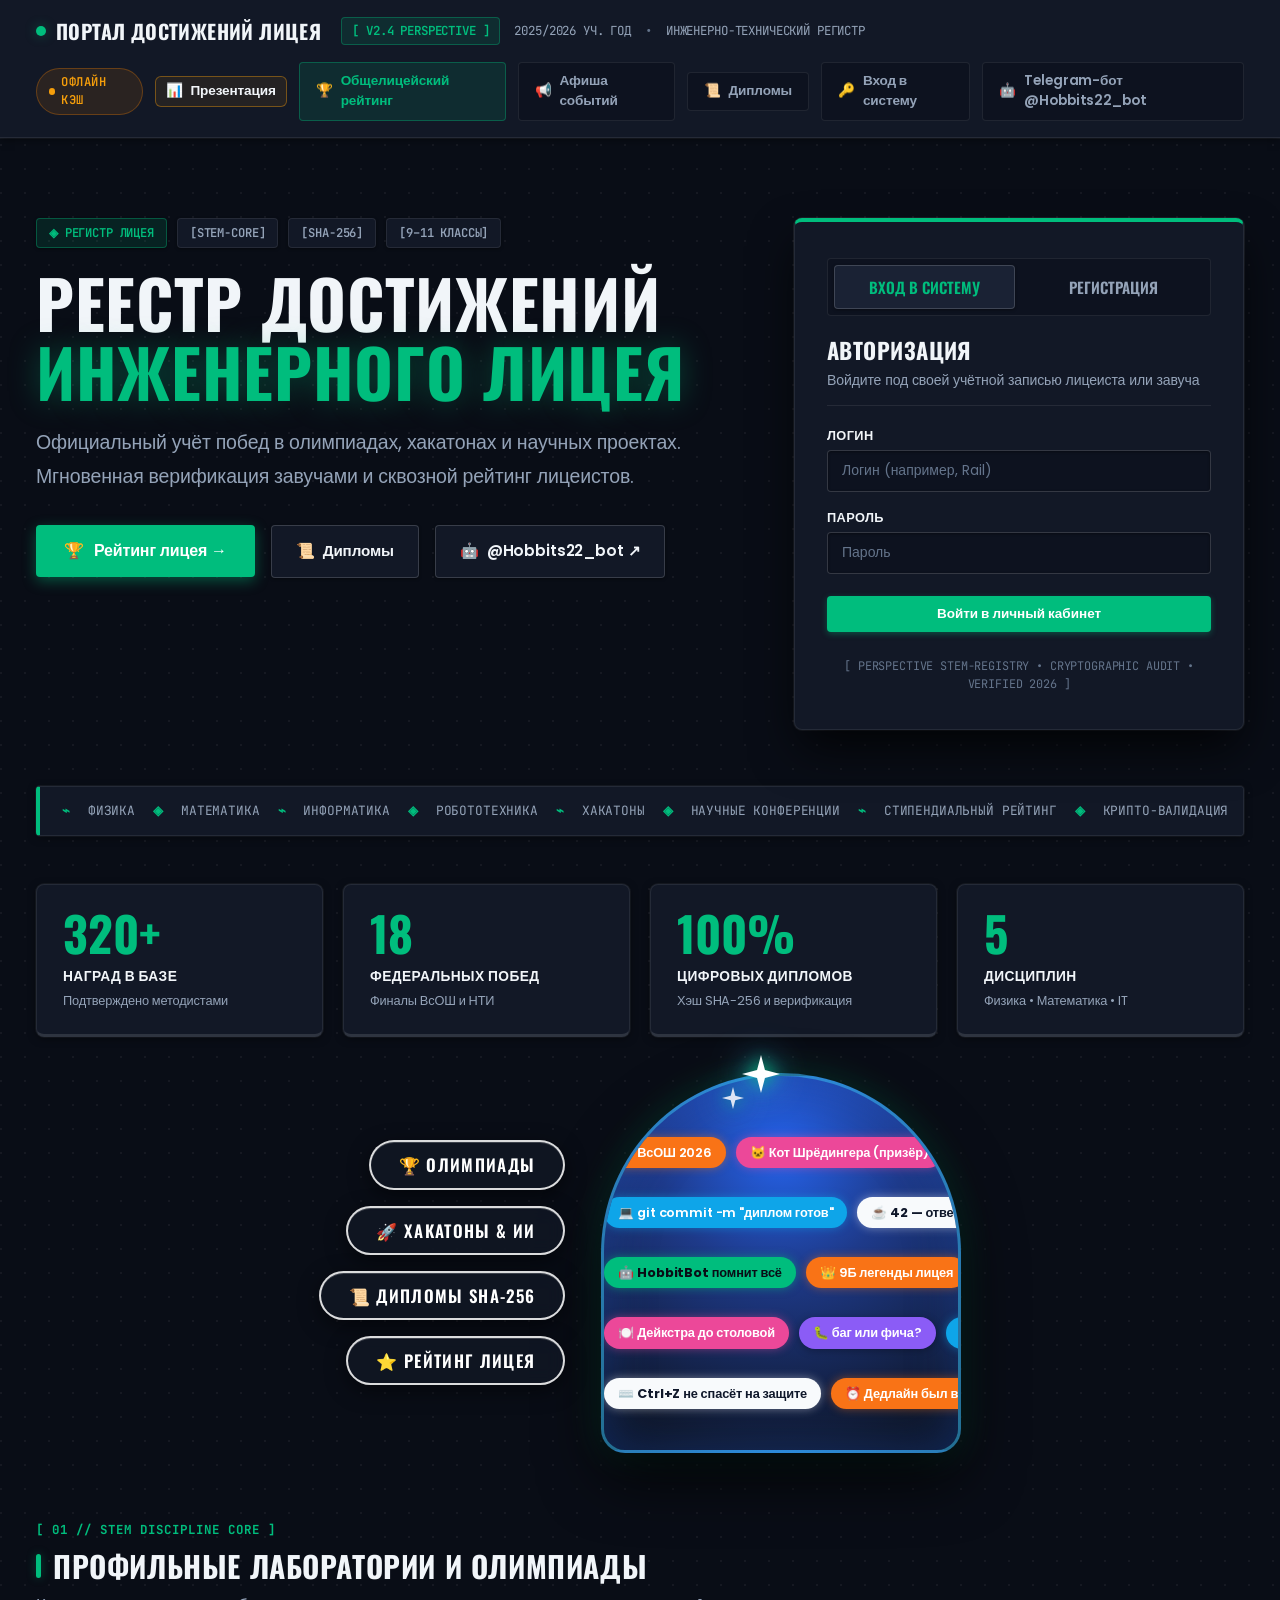
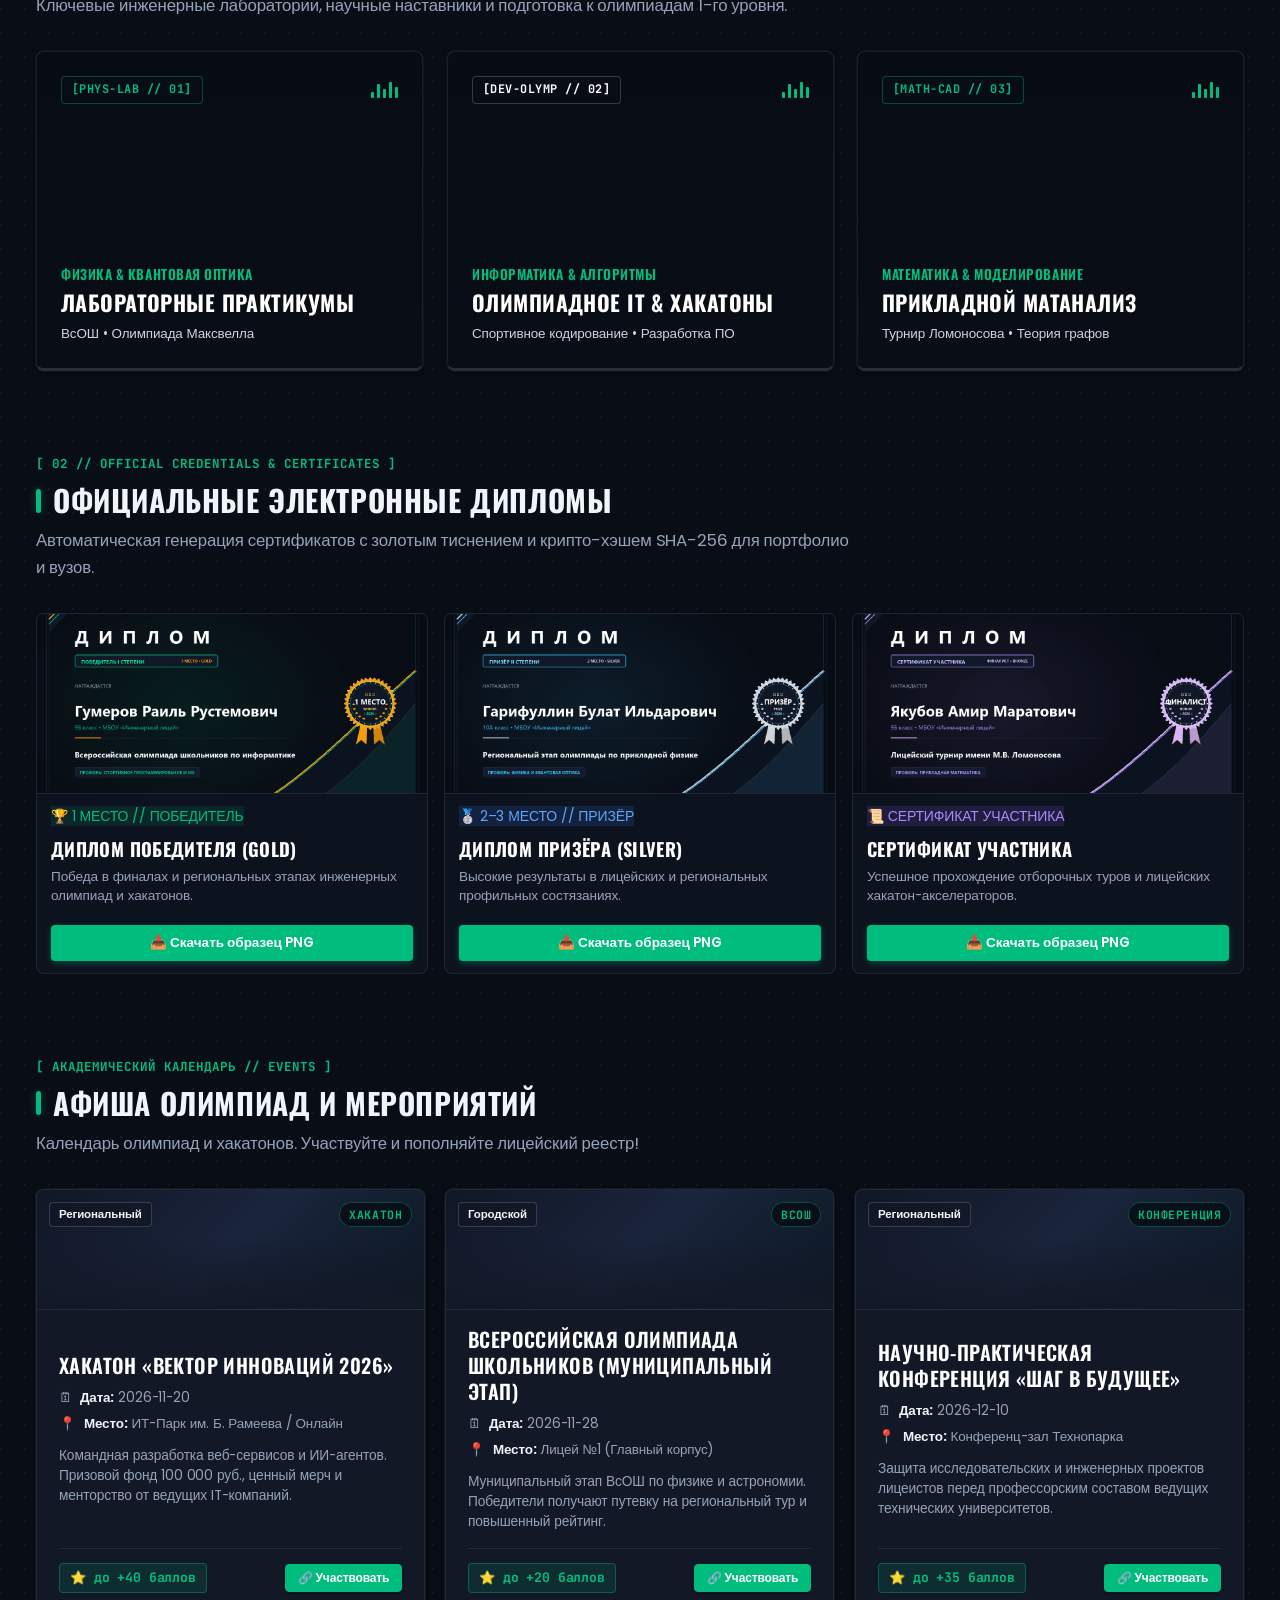
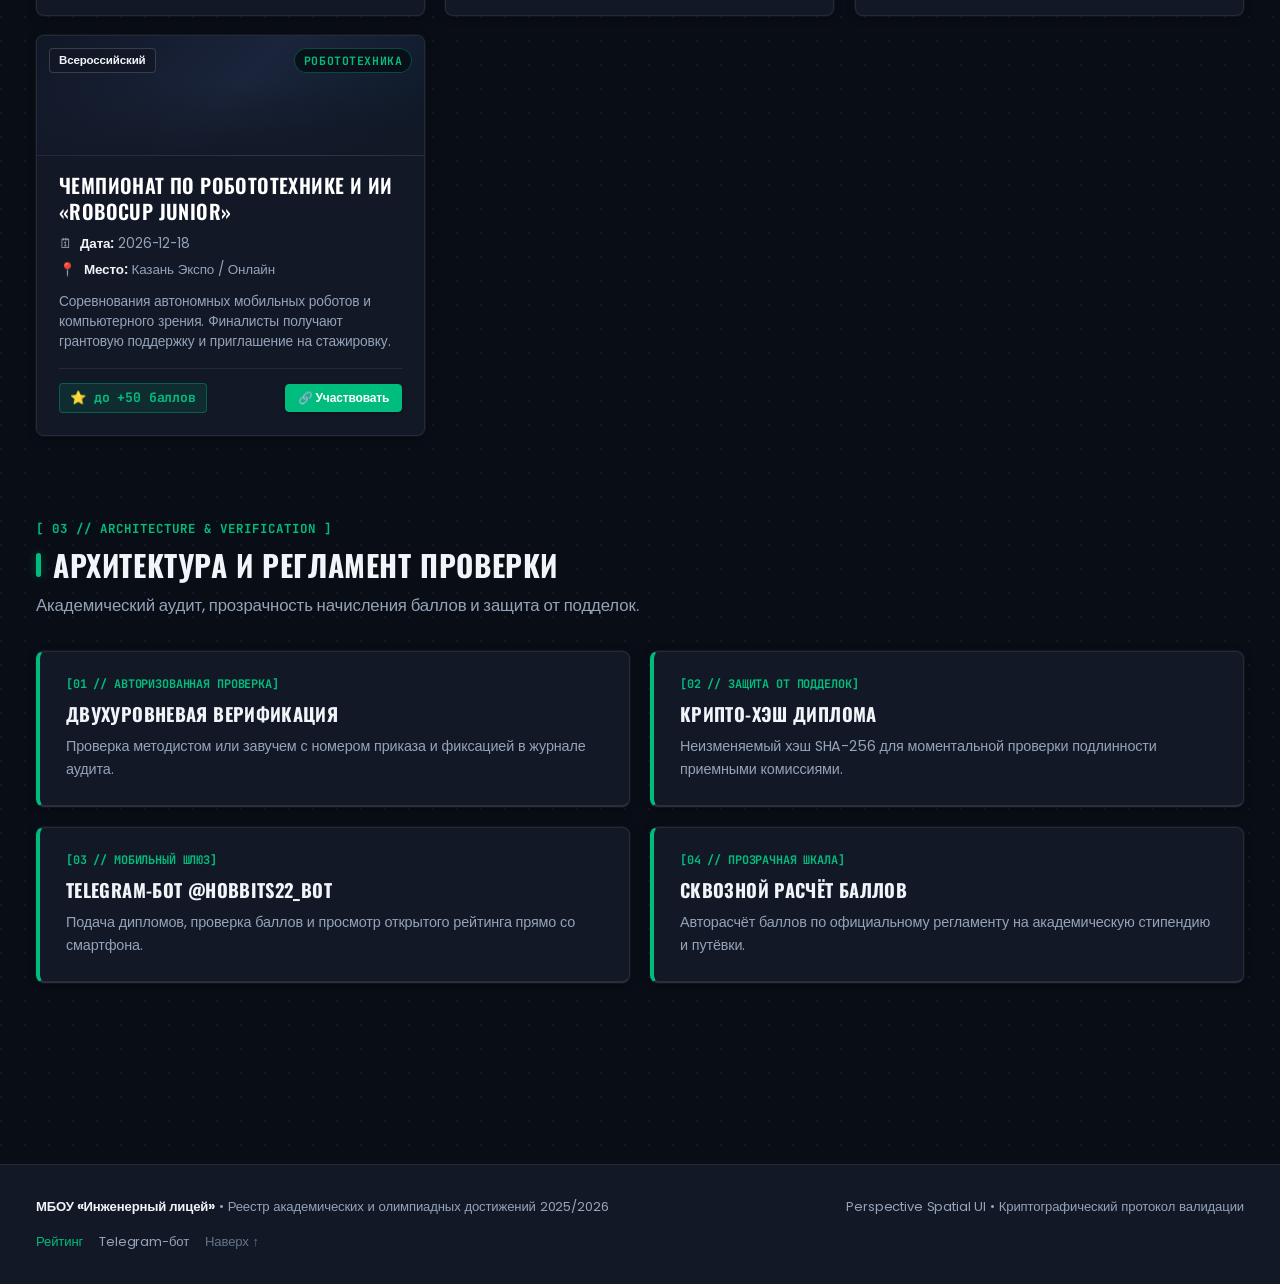
<file: index.html>
<!DOCTYPE html>
<html lang="ru">
<head>
  <meta charset="UTF-8">
  <meta name="viewport" content="width=device-width, initial-scale=1.0">
  <title>Портал достижений лицея — Официальный реестр</title>
  <!-- Стили платформы (Perspective Design System) -->
  <link rel="stylesheet" href="css/style.css">
</head>
<body class="login">

  <!-- =================================================================
       ВЕРХНЯЯ СТРОКА СТАТУСА ПОРТАЛА (PERSPECTIVE SYSTEM BAR)
       ================================================================= -->
  <header class="landing-topbar">
    <div class="landing-topbar-left">
      <div class="brand-badge">
        <span class="dot"></span>
        <span>ПОРТАЛ ДОСТИЖЕНИЙ ЛИЦЕЯ</span>
      </div>
      <div class="topbar-meta">
        <span class="badge">[ V2.4 PERSPECTIVE ]</span>
        <span>2025/2026 УЧ. ГОД</span>
        <span style="color:var(--text-subtle)">•</span>
        <span>ИНЖЕНЕРНО-ТЕХНИЧЕСКИЙ РЕГИСТР</span>
      </div>
    </div>
    <div class="landing-topbar-right">
      <div id="landingSyncBadge" class="sync-status-pill sync-online" onclick="Storage.openSyncModal()" title="Синхронизация между устройствами (Онлайн) • Нажмите для настроек" style="cursor:pointer;">
        ОНЛАЙН
      </div>
      <a href="presentation.html" class="topbar-link" style="color:var(--gold); border:1px solid rgba(245,158,11,0.4); padding:4px 10px; border-radius:6px; background:rgba(245,158,11,0.08);">
        <span>📊</span>
        <span>Презентация</span>
      </a>
      <a href="rating.html" class="topbar-link highlight">
        <span>🏆</span>
        <span>Общелицейский рейтинг</span>
      </a>
      <a href="#events" class="topbar-link">
        <span>📢</span>
        <span>Афиша событий</span>
      </a>
      <a href="#diplomas" class="topbar-link">
        <span>📜</span>
        <span>Дипломы</span>
      </a>
      <a href="#auth" class="topbar-link">
        <span>🔑</span>
        <span>Вход в систему</span>
      </a>
      <a href="https://t.me/Hobbits22_bot" target="_blank" class="topbar-link">
        <span>🤖</span>
        <span>Telegram-бот @Hobbits22_bot</span>
      </a>
    </div>
  </header>

  <!-- =================================================================
       ОСНОВНОЙ РЕДАКЦИОННЫЙ ПРОСТОРНЫЙ КОНТЕЙНЕР
       ================================================================= -->
  <main class="landing-wrap">

    <!-- ── ГЕРОЙСКИЙ БЛОК: ЗАГОЛОВОК + ЛОГИН В САМЫЙ ВЕРХ ── -->
    <section class="hero-block">
      
      <div class="hero-top-grid">
        
        <!-- ЛЕВАЯ ЧАСТЬ: БОЛЬШОЙ ТЕКСТ И ОПИСАНИЕ -->
        <div class="hero-intro">
          <!-- Верхние технические теги -->
          <div class="hero-tag-row">
            <span class="hero-tag lime">◈ РЕГИСТР ЛИЦЕЯ</span>
            <span class="hero-tag">[STEM-CORE]</span>
            <span class="hero-tag">[SHA-256]</span>
            <span class="hero-tag">[9–11 КЛАССЫ]</span>
          </div>

          <!-- Главный заголовок -->
          <h1 class="hero-display-title">
            РЕЕСТР ДОСТИЖЕНИЙ<br>
            <span class="lime">ИНЖЕНЕРНОГО ЛИЦЕЯ</span>
          </h1>

          <p class="hero-lead">
            Официальный учёт побед в олимпиадах, хакатонах и научных проектах. Мгновенная верификация завучами и сквозной рейтинг лицеистов.
          </p>

          <!-- Кнопки быстрого доступа -->
          <div class="hero-actions">
            <a href="rating.html" class="btn-hero-primary">
              <span>🏆</span>
              <span>Рейтинг лицея →</span>
            </a>
            <a href="#diplomas" class="btn-hero-secondary">
              <span>📜</span>
              <span>Дипломы</span>
            </a>
            <a href="https://t.me/Hobbits22_bot" target="_blank" class="btn-hero-secondary">
              <span>🤖</span>
              <span>@Hobbits22_bot ↗</span>
            </a>
          </div>
        </div>

        <!-- ПРАВАЯ ЧАСТЬ: ЛОГИН И РЕГИСТРАЦИЯ В САМЫЙ ВЕРХ -->
        <div id="auth" class="auth-panel">
          
          <!-- Переключатель Вход / Регистрация -->
          <div class="auth-tabs">
            <button id="tabLogin" class="auth-tab active" onclick="switchTab('login')">Вход в систему</button>
            <button id="tabRegister" class="auth-tab" onclick="switchTab('register')">Регистрация</button>
          </div>

          <!-- Заголовок панели -->
          <div class="auth-header">
            <h2 id="authTitle">АВТОРИЗАЦИЯ</h2>
            <p id="authSubtitle">Войдите под своей учётной записью лицеиста или завуча</p>
          </div>

          <!-- Блок ошибок -->
          <div id="error" class="error" hidden></div>

          <!-- ===== Форма входа ===== -->
          <form id="loginForm" onsubmit="return doLogin()">
            <div>
              <label for="loginLogin">Логин</label>
              <input type="text" id="loginLogin" placeholder="Логин (например, Rail)" required autocomplete="username">
            </div>

            <div>
              <label for="loginPassword">Пароль</label>
              <input type="password" id="loginPassword" placeholder="Пароль" required autocomplete="current-password">
            </div>

            <button type="submit" style="margin-top:6px;">Войти в личный кабинет</button>
          </form>

          <!-- ===== Форма регистрации (скрыта по умолчанию) ===== -->
          <form id="registerForm" onsubmit="return doRegister()" hidden>
            <div>
              <label for="regName">ФИО Ученика</label>
              <input type="text" id="regName" placeholder="Иванов Иван Иванович" required>
            </div>

            <div>
              <label for="regClass">Класс</label>
              <input type="text" id="regClass" placeholder="9Б, 10А, 11Б..." required>
            </div>

            <div>
              <label for="regLogin">Придумайте логин</label>
              <input type="text" id="regLogin" placeholder="ivanov" required autocomplete="username">
            </div>

            <div>
              <label for="regPassword">Придумайте пароль</label>
              <input type="password" id="regPassword" placeholder="Минимум 4 символа" required autocomplete="new-password">
            </div>

            <button type="submit" style="margin-top:6px;">Зарегистрироваться</button>
          </form>

          <!-- Техническая подпись -->
          <div class="auth-footer-note">
            [ PERSPECTIVE STEM-REGISTRY • CRYPTOGRAPHIC AUDIT • VERIFIED 2026 ]
          </div>

        </div>

      </div>

      <!-- Символьная строка (Perspective Spatial Ribbon) во всю ширину -->
      <div class="symbol-strip">
        <span class="sym">⌁</span> ФИЗИКА
        <span class="sym">◈</span> МАТЕМАТИКА
        <span class="sym">⌁</span> ИНФОРМАТИКА
        <span class="sym">◈</span> РОБОТОТЕХНИКА
        <span class="sym">⌁</span> ХАКАТОНЫ
        <span class="sym">◈</span> НАУЧНЫЕ КОНФЕРЕНЦИИ
        <span class="sym">⌁</span> СТИПЕНДИАЛЬНЫЙ РЕЙТИНГ
        <span class="sym">◈</span> КРИПТО-ВАЛИДАЦИЯ
        <span class="sym">⌁</span> TELEGRAM-ШЛЮЗ
      </div>

      <!-- ── КРУПНЫЕ СЧЁТЧИКИ И СТАТИСТИКА ПЛАТФОРМЫ ВО ВСЮ ШИРИНУ ── -->
      <div class="landing-metrics">
        <div class="metric-card">
          <div class="metric-number">320+</div>
          <div class="metric-label">НАГРАД В БАЗЕ</div>
          <div class="metric-sub">Подтверждено методистами</div>
        </div>
        <div class="metric-card">
          <div class="metric-number">18</div>
          <div class="metric-label">ФЕДЕРАЛЬНЫХ ПОБЕД</div>
          <div class="metric-sub">Финалы ВсОШ и НТИ</div>
        </div>
        <div class="metric-card">
          <div class="metric-number">100%</div>
          <div class="metric-label">ЦИФРОВЫХ ДИПЛОМОВ</div>
          <div class="metric-sub">Хэш SHA-256 и верификация</div>
        </div>
        <div class="metric-card">
          <div class="metric-number">5</div>
          <div class="metric-label">ДИСЦИПЛИН</div>
          <div class="metric-sub">Физика • Математика • IT</div>
        </div>
      </div>

      <!-- ── ИНТЕРАКТИВНЫЙ АРЧ-ВИДЖЕТ С ПЕРЕТЕКАЮЩИМ ТЕКСТОМ И ПЛАВАЮЩИМИ БЕЙДЖАМИ (ПАСХАЛКИ) ── -->
      <div class="portal-showcase-container">
        
        <!-- Искрящиеся звёздочки ✦ -->
        <div class="sparkle-group">
          <svg class="sparkle-star" width="38" height="38" viewBox="0 0 24 24">
            <path d="M12 0L14.5 9.5L24 12L14.5 14.5L12 24L9.5 14.5L0 12L9.5 9.5L12 0Z"/>
          </svg>
          <svg class="sparkle-star sub" width="22" height="22" viewBox="0 0 24 24">
            <path d="M12 0L14.5 9.5L24 12L14.5 14.5L12 24L9.5 14.5L0 12L9.5 9.5L12 0Z"/>
          </svg>
        </div>

        <!-- Левая колонка: плавающие кнопки с физикой покачивания -->
        <div class="floating-pills-col">
          <a href="#events" class="floating-pill-btn">🏆 ОЛИМПИАДЫ</a>
          <a href="#labs" class="floating-pill-btn">🚀 ХАКАТОНЫ & ИИ</a>
          <a href="#diplomas" class="floating-pill-btn">📜 ДИПЛОМЫ SHA-256</a>
          <a href="rating.html" class="floating-pill-btn">⭐ РЕЙТИНГ ЛИЦЕЯ</a>
        </div>

        <!-- Центрально-правая фигура: Арочный портал с непрерывно текущими строками тегов -->
        <div class="arched-portal-frame" title="Нажмите на любой бейдж, чтобы активировать пасхалку!">
          
          <!-- Строка 1 (движение влево) -->
          <div class="portal-marquee-row left">
            <span class="portal-chip orange" onclick="triggerEasterEgg('ВсОШ 2026: +100 к поступлению!')">🏆 ВсОШ 2026</span>
            <span class="portal-chip pink" onclick="triggerEasterEgg('🐱 Кот Шрёдингера одновременно занял 1-е и 2-е место!')">🐱 Кот Шрёдингера (призёр)</span>
            <span class="portal-chip lime" onclick="triggerEasterEgg('⚡ Быстрее компилятора GCC!')">⚡ Спортивное прогромирование</span>
            <span class="portal-chip cyan" onclick="triggerEasterEgg('🌌 Теория относительности проверена в 9Б классе!')">🌌 E = mc² + 50 баллов</span>
            <span class="portal-chip violet" onclick="triggerEasterEgg('💡 Олимпиада Максвелла покорена!')">💡 Олимпиада Максвелла</span>
            <!-- Дублирование для непрерывности -->
            <span class="portal-chip orange" onclick="triggerEasterEgg('ВсОШ 2026: +100 к поступлению!')">🏆 ВсОШ 2026</span>
            <span class="portal-chip pink" onclick="triggerEasterEgg('🐱 Кот Шрёдингера одновременно занял 1-е и 2-е место!')">🐱 Кот Шрёдингера (призёр)</span>
            <span class="portal-chip lime" onclick="triggerEasterEgg('⚡ Быстрее компилятора GCC!')">⚡ Спортивное прогромирование</span>
          </div>

          <!-- Строка 2 (движение вправо) -->
          <div class="portal-marquee-row right">
            <span class="portal-chip cyan" onclick="triggerEasterEgg('💻 git push origin master --force (но аккуратно!)')">💻 git commit -m "диплом готов"</span>
            <span class="portal-chip white" onclick="triggerEasterEgg('🤖 42 — Главный ответ Вселенной на все олимпиады!')">☕ 42 — ответ на всё</span>
            <span class="portal-chip violet" onclick="triggerEasterEgg('🚀 Нейросеть обучена предсказывать победителей!')">🚀 Хакатон ИИ & Neuro</span>
            <span class="portal-chip lime" onclick="triggerEasterEgg('🎯 М.В. Ломоносов гордится твоими баллами!')">🎯 Турнир Ломоносова</span>
            <span class="portal-chip pink" onclick="triggerEasterEgg('🔥 100 баллов гарантировано практикой!')">🔥 100 баллов на ЕГЭ</span>
            <!-- Дублирование -->
            <span class="portal-chip cyan" onclick="triggerEasterEgg('💻 git push origin master --force!')">💻 git commit -m "диплом готов"</span>
            <span class="portal-chip white" onclick="triggerEasterEgg('🤖 42 — Главный ответ Вселенной!')">☕ 42 — ответ на всё</span>
          </div>

          <!-- Строка 3 (движение влево) -->
          <div class="portal-marquee-row left">
            <span class="portal-chip lime" onclick="triggerEasterEgg('🤖 @Hobbits22_bot: «Я зафиксировал твой рекорд в SQLite!»')">🤖 HobbitBot помнит всё</span>
            <span class="portal-chip orange" onclick="triggerEasterEgg('👑 9Б — абсолютные чемпионы параллели!')">👑 9Б легенды лицея</span>
            <span class="portal-chip cyan" onclick="triggerEasterEgg('✅ Методист и завуч подписали приказ без замечаний!')">✅ завуч одобряет ✓</span>
            <span class="portal-chip pink" onclick="triggerEasterEgg('🧪 Квантовая запутанность зафиксирована!')">🧪 Квантовая оптика</span>
            <span class="portal-chip violet" onclick="triggerEasterEgg('🌐 Web-реестр синхронизирован на 100%')">🌐 Web-реестр 2026</span>
            <!-- Дублирование -->
            <span class="portal-chip lime" onclick="triggerEasterEgg('🤖 @Hobbits22_bot помнит всё!')">🤖 HobbitBot помнит всё</span>
            <span class="portal-chip orange" onclick="triggerEasterEgg('👑 9Б — абсолютные чемпионы!')">👑 9Б легенды лицея</span>
          </div>

          <!-- Строка 4 (движение вправо) -->
          <div class="portal-marquee-row right">
            <span class="portal-chip pink" onclick="triggerEasterEgg('🍽️ Кратчайший путь через граф лицея: 12 секунд до пиццы!')">🍽️ Дейкстра до столовой</span>
            <span class="portal-chip violet" onclick="triggerEasterEgg('✨ Это не баг, это незадокументированное преимущество!')">🐛 баг или фича?</span>
            <span class="portal-chip cyan" onclick="triggerEasterEgg('🛡️ Хэш верифицирован: подделка невозможна!')">🛡️ SHA-256 крипто-печать</span>
            <span class="portal-chip lime" onclick="triggerEasterEgg('🦾 Роботы уже собирают кубик Рубика за 0.4 сек!')">🦾 НТИ Робототехника</span>
            <span class="portal-chip orange" onclick="triggerEasterEgg('⭐ Физтех ждёт победителей!')">⭐ Звёздный билет в МФТИ</span>
            <!-- Дублирование -->
            <span class="portal-chip pink" onclick="triggerEasterEgg('🍽️ Кратчайший путь до столовой найден!')">🍽️ Дейкстра до столовой</span>
            <span class="portal-chip violet" onclick="triggerEasterEgg('✨ Это не баг, это фича!')">🐛 баг или фича?</span>
          </div>

          <!-- Строка 5 (движение влево) -->
          <div class="portal-marquee-row left">
            <span class="portal-chip white" onclick="triggerEasterEgg('⌨️ Главное — уверенный взгляд перед комиссией!')">⌨️ Ctrl+Z не спасёт на защите</span>
            <span class="portal-chip orange" onclick="triggerEasterEgg('⏰ Дедлайн был вчера, но диплом сдан сегодня!')">⏰ Дедлайн был вчера</span>
            <span class="portal-chip lime" onclick="triggerEasterEgg('🥇 1-е место — это наш лицейский стандарт!')">🥇 Первое место — наш стандарт</span>
            <span class="portal-chip cyan" onclick="triggerEasterEgg('☕ Формула успеха: кофе + алгоритмы + настойчивость!')">☕ Кофеин и матан</span>
            <!-- Дублирование -->
            <span class="portal-chip white" onclick="triggerEasterEgg('⌨️ Уверенная защита!')">⌨️ Ctrl+Z не спасёт на защите</span>
            <span class="portal-chip orange" onclick="triggerEasterEgg('⏰ Дедлайн побеждён!')">⏰ Дедлайн был вчера</span>
          </div>

        </div>

      </div>

    </section>

    <!-- ── СЕКЦИЯ 01: ПРОФИЛЬНЫЕ НАПРАВЛЕНИЯ (ФОТО-ВИТРИНА) ВО ВСЮ ШИРИНУ ── -->
    <section id="labs" class="landing-section">
      <div class="section-header">
        <div class="section-tag">[ 01 // STEM DISCIPLINE CORE ]</div>
        <h2 class="section-title">ПРОФИЛЬНЫЕ ЛАБОРАТОРИИ И ОЛИМПИАДЫ</h2>
        <p class="section-sub">
          Ключевые инженерные лаборатории, научные наставники и подготовка к олимпиадам 1-го уровня.
        </p>
      </div>

      <div class="photo-showcase">
        
        <!-- Карточка 1: Физика -->
        <div class="photo-card" style="background-image: url('https://images.unsplash.com/photo-1507668077129-56e32842fceb?auto=format&fit=crop&w=800&q=80');">
          <div class="photo-card-top">
            <span class="photo-badge lime">[PHYS-LAB // 01]</span>
            <div class="soundwave" title="Активность направления">
              <span></span><span></span><span></span><span></span><span></span>
            </div>
          </div>
          <div class="photo-card-bottom">
            <span class="photo-category">Физика & Квантовая оптика</span>
            <h3 class="photo-title">ЛАБОРАТОРНЫЕ ПРАКТИКУМЫ</h3>
            <span class="photo-meta">ВсОШ • Олимпиада Максвелла</span>
          </div>
        </div>

        <!-- Карточка 2: Информатика & Кодинг -->
        <div class="photo-card" style="background-image: url('https://images.unsplash.com/photo-1555066931-4365d14bab8c?auto=format&fit=crop&w=800&q=80');">
          <div class="photo-card-top">
            <span class="photo-badge">[DEV-OLYMP // 02]</span>
            <div class="soundwave" title="Активность направления">
              <span></span><span></span><span></span><span></span><span></span>
            </div>
          </div>
          <div class="photo-card-bottom">
            <span class="photo-category">Информатика & Алгоритмы</span>
            <h3 class="photo-title">ОЛИМПИАДНОЕ IT & ХАКАТОНЫ</h3>
            <span class="photo-meta">Спортивное кодирование • Разработка ПО</span>
          </div>
        </div>

        <!-- Карточка 3: Математика -->
        <div class="photo-card" style="background-image: url('https://images.unsplash.com/photo-1635070041078-e363dbe005cb?auto=format&fit=crop&w=800&q=80');">
          <div class="photo-card-top">
            <span class="photo-badge lime">[MATH-CAD // 03]</span>
            <div class="soundwave" title="Активность направления">
              <span></span><span></span><span></span><span></span><span></span>
            </div>
          </div>
          <div class="photo-card-bottom">
            <span class="photo-category">Математика & Моделирование</span>
            <h3 class="photo-title">ПРИКЛАДНОЙ МАТАНАЛИЗ</h3>
            <span class="photo-meta">Турнир Ломоносова • Теория графов</span>
          </div>
        </div>

      </div>
    </section>

    <!-- ── СЕКЦИЯ 02: ОФИЦИАЛЬНЫЕ ЭЛЕКТРОННЫЕ ДИПЛОМЫ ВО ВСЮ ШИРИНУ ── -->
    <section id="diplomas" class="landing-section">
      <div class="section-header">
        <div class="section-tag">[ 02 // OFFICIAL CREDENTIALS & CERTIFICATES ]</div>
        <h2 class="section-title">ОФИЦИАЛЬНЫЕ ЭЛЕКТРОННЫЕ ДИПЛОМЫ</h2>
        <p class="section-sub">
          Автоматическая генерация сертификатов с золотым тиснением и крипто-хэшем SHA-256 для портфолио и вузов.
        </p>
      </div>

      <div class="diploma-gallery-grid">
        
        <!-- Диплом 1: Победитель -->
        <div class="diploma-preview-card">
          <img src="assets/diplomas/diploma_winner.png" alt="Диплом Победителя" loading="lazy">
          <div class="desc">
            <div>
              <span class="badge" style="background:var(--primary-light); color:var(--primary); border-color:var(--primary-border);">
                🏆 1 МЕСТО // ПОБЕДИТЕЛЬ
              </span>
              <h3 style="font-family:'Oswald',sans-serif; font-size:1.15rem; margin:10px 0 6px; color:#fff;">
                ДИПЛОМ ПОБЕДИТЕЛЯ (GOLD)
              </h3>
              <p style="font-size:0.85rem; color:var(--text-muted); margin:0 0 12px; line-height:1.4;">
                Победа в финалах и региональных этапах инженерных олимпиад и хакатонов.
              </p>
            </div>
            <button class="btn btn-primary" onclick="downloadSampleDiploma('winner')" style="width:100%; justify-content:center;">
              📥 Скачать образец PNG
            </button>
          </div>
        </div>

        <!-- Диплом 2: Призёр -->
        <div class="diploma-preview-card">
          <img src="assets/diplomas/diploma_prize.png" alt="Диплом Призёра" loading="lazy">
          <div class="desc">
            <div>
              <span class="badge" style="background:rgba(59,130,246,0.15); color:#60a5fa; border-color:rgba(59,130,246,0.35);">
                🥈 2–3 МЕСТО // ПРИЗЁР
              </span>
              <h3 style="font-family:'Oswald',sans-serif; font-size:1.15rem; margin:10px 0 6px; color:#fff;">
                ДИПЛОМ ПРИЗЁРА (SILVER)
              </h3>
              <p style="font-size:0.85rem; color:var(--text-muted); margin:0 0 12px; line-height:1.4;">
                Высокие результаты в лицейских и региональных профильных состязаниях.
              </p>
            </div>
            <button class="btn btn-secondary" onclick="downloadSampleDiploma('prize')" style="width:100%; justify-content:center;">
              📥 Скачать образец PNG
            </button>
          </div>
        </div>

        <!-- Диплом 3: Участник -->
        <div class="diploma-preview-card">
          <img src="assets/diplomas/diploma_participant.png" alt="Сертификат Участника" loading="lazy">
          <div class="desc">
            <div>
              <span class="badge" style="background:rgba(139,92,246,0.15); color:#a78bfa; border-color:rgba(139,92,246,0.35);">
                📜 СЕРТИФИКАТ УЧАСТНИКА
              </span>
              <h3 style="font-family:'Oswald',sans-serif; font-size:1.15rem; margin:10px 0 6px; color:#fff;">
                СЕРТИФИКАТ УЧАСТНИКА
              </h3>
              <p style="font-size:0.85rem; color:var(--text-muted); margin:0 0 12px; line-height:1.4;">
                Успешное прохождение отборочных туров и лицейских хакатон-акселераторов.
              </p>
            </div>
            <button class="btn btn-secondary" onclick="downloadSampleDiploma('participant')" style="width:100%; justify-content:center;">
              📥 Скачать образец PNG
            </button>
          </div>
        </div>

      </div>
    </section>

    <!-- ── СЕКЦИЯ: АФИША ОЛИМПИАД И МЕРОПРИЯТИЙ ЛИЦЕЯ ── -->
    <section id="events" class="landing-section">
      <div class="section-header">
        <div class="section-tag">[ АКАДЕМИЧЕСКИЙ КАЛЕНДАРЬ // EVENTS ]</div>
        <h2 class="section-title">АФИША ОЛИМПИАД И МЕРОПРИЯТИЙ</h2>
        <p class="section-sub">
          Календарь олимпиад и хакатонов. Участвуйте и пополняйте лицейский реестр!
        </p>
      </div>

      <div id="landingEventsGrid" class="events-grid"></div>
    </section>

    <!-- ── СЕКЦИЯ 03: АРХИТЕКТУРА И РЕГЛАМЕНТ ПРОВЕРКИ ВО ВСЮ ШИРИНУ ── -->
    <section id="pillars" class="landing-section">
      <div class="section-header">
        <div class="section-tag">[ 03 // ARCHITECTURE & VERIFICATION ]</div>
        <h2 class="section-title">АРХИТЕКТУРА И РЕГЛАМЕНТ ПРОВЕРКИ</h2>
        <p class="section-sub">
          Академический аудит, прозрачность начисления баллов и защита от подделок.
        </p>
      </div>

      <div class="pillars-grid">
        
        <div class="pillar-card">
          <div class="pillar-code">[01 // АВТОРИЗОВАННАЯ ПРОВЕРКА]</div>
          <h4 class="pillar-title">ДВУХУРОВНЕВАЯ ВЕРИФИКАЦИЯ</h4>
          <p class="pillar-text">
            Проверка методистом или завучем с номером приказа и фиксацией в журнале аудита.
          </p>
        </div>

        <div class="pillar-card">
          <div class="pillar-code">[02 // ЗАЩИТА ОТ ПОДДЕЛОК]</div>
          <h4 class="pillar-title">КРИПТО-ХЭШ ДИПЛОМА</h4>
          <p class="pillar-text">
            Неизменяемый хэш SHA-256 для моментальной проверки подлинности приемными комиссиями.
          </p>
        </div>

        <div class="pillar-card">
          <div class="pillar-code">[03 // МОБИЛЬНЫЙ ШЛЮЗ]</div>
          <h4 class="pillar-title">TELEGRAM-БОТ @Hobbits22_bot</h4>
          <p class="pillar-text">
            Подача дипломов, проверка баллов и просмотр открытого рейтинга прямо со смартфона.
          </p>
        </div>

        <div class="pillar-card">
          <div class="pillar-code">[04 // ПРОЗРАЧНАЯ ШКАЛА]</div>
          <h4 class="pillar-title">СКВОЗНОЙ РАСЧЁТ БАЛЛОВ</h4>
          <p class="pillar-text">
            Авторасчёт баллов по официальному регламенту на академическую стипендию и путёвки.
          </p>
        </div>

      </div>
    </section>

  </main>

  <!-- =================================================================
       ФУТЕР ПОРТАЛА (PERSPECTIVE FOOTER)
       ================================================================= -->
  <footer class="landing-footer">
    <div>
      <strong style="color:var(--text-main);">МБОУ «Инженерный лицей»</strong> • Реестр академических и олимпиадных достижений 2025/2026
    </div>
    <div>
      Perspective Spatial UI • Криптографический протокол валидации
    </div>
    <div style="display:flex; gap:16px;">
      <a href="rating.html" style="color:var(--primary); text-decoration:none;">Рейтинг</a>
      <a href="https://t.me/Hobbits22_bot" target="_blank" style="color:var(--text-muted); text-decoration:none;">Telegram-бот</a>
      <a href="#" style="color:var(--text-subtle); text-decoration:none;">Наверх ↑</a>
    </div>
  </footer>

  <!-- Подключение скриптов данных, API, дипломов, 3D-перевеса и анимаций -->
  <script src="data/seed.js"></script>
  <script src="js/storage.js"></script>
  <script src="js/api.js"></script>
  <script src="js/auth.js"></script>
  <script src="js/diploma.js"></script>
  <script src="js/tilt.js"></script>
  <script src="js/transitions.js"></script>

  <script>
    /**
     * Переключатель табов Вход / Регистрация
     */
    function switchTab(mode) {
      const loginForm    = document.getElementById('loginForm');
      const registerForm = document.getElementById('registerForm');
      const tabLogin     = document.getElementById('tabLogin');
      const tabRegister  = document.getElementById('tabRegister');
      const title        = document.getElementById('authTitle');
      const subtitle     = document.getElementById('authSubtitle');
      const errorBox     = document.getElementById('error');

      errorBox.hidden = true;
      errorBox.textContent = '';

      if (mode === 'login') {
        loginForm.hidden = false;
        registerForm.hidden = true;
        tabLogin.classList.add('active');
        tabRegister.classList.remove('active');
        title.textContent = 'АВТОРИЗАЦИЯ';
        subtitle.textContent = 'Войдите под своей учётной записью лицеиста или завуча';
      } else {
        loginForm.hidden = true;
        registerForm.hidden = false;
        tabLogin.classList.remove('active');
        tabRegister.classList.add('active');
        title.textContent = 'РЕГИСТРАЦИЯ';
        subtitle.textContent = 'Создайте учётную запись для подачи дипломов в реестр';
      }
    }

    /**
     * Показывает ошибку
     */
    function showError(msg) {
      const errorBox = document.getElementById('error');
      errorBox.textContent = msg;
      errorBox.hidden = false;
    }

    /**
     * Обработка входа с плавной портальной анимацией
     */
    function doLogin() {
      const login    = document.getElementById('loginLogin').value.trim();
      const password = document.getElementById('loginPassword').value;
      const btn      = document.querySelector('#loginForm button[type="submit"]');

      try {
        const u = Auth.login(login, password, true);
        const target = u.role === 'admin' ? 'admin.html' : 'student.html';
        Transitions.portalNavigate(target, btn);
      } catch (e) {
        showError(e.message || 'Неверный логин или пароль');
      }

      return false;
    }

    /**
     * Обработка регистрации с плавной анимацией
     */
    function doRegister() {
      const name     = document.getElementById('regName').value.trim();
      const cls      = document.getElementById('regClass').value.trim();
      const login    = document.getElementById('regLogin').value.trim();
      const password = document.getElementById('regPassword').value;
      const btn      = document.querySelector('#registerForm button[type="submit"]');

      try {
        api.users.create({
          name:     name,
          class:    cls,
          login:    login,
          password: password
        });

        // Мгновенный плавный вход после регистрации
        const u = Auth.login(login, password, true);
        Transitions.portalNavigate('student.html', btn);
      } catch (e) {
        showError(e.message || 'Ошибка регистрации профиля');
      }

      return false;
    }

    /**
     * Скачивание образца диплома
     */
    function downloadSampleDiploma(resultType) {
      const sampleNames = {
        winner: 'Алексеев Даниил Андреевич',
        prize: 'Смирнова Екатерина Михайловна',
        participant: 'Новиков Михаил Сергеевич'
      };
      const sampleTitles = {
        winner: 'Всероссийская олимпиада школьников по информатике',
        prize: 'Региональный хакатон по прикладной робототехнике',
        participant: 'Лицейский научно-технический турнир «Вектор 2026»'
      };
      const sampleCats = {
        winner: 'informatics',
        prize: 'project',
        participant: 'physics'
      };

      DiplomaGenerator.download({
        name: sampleNames[resultType] || 'Лицеист Образцов',
        title: sampleTitles[resultType] || 'Инженерная олимпиада',
        category: sampleCats[resultType] || 'informatics',
        result: resultType,
        date: new Date().toLocaleDateString('ru-RU')
      });
    }

    /**
     * Отрисовка афиш мероприятий лицея
     */
    function renderLandingEvents() {
      const list = api.events.list();
      const grid = document.getElementById("landingEventsGrid");
      if (!grid) return;

      grid.innerHTML = list.map(ev => {
        const bannerStyle = ev.imageUrl ? `background-image:url('${ev.imageUrl}');` : '';
        const hasImgClass = ev.imageUrl ? 'has-img' : '';
        const regLink = ev.registrationLink || 'https://t.me/Hobbits22_bot';

        return `
          <div class="event-poster-card" data-tilt>
            <div class="event-poster-banner ${hasImgClass}" style="${bannerStyle}">
              <span class="event-poster-level-top">${ev.level || 'Региональный'}</span>
              <span class="event-poster-badge-top">${ev.badgeText || 'АФИША'}</span>
            </div>
            <div>
              <h4 class="event-poster-title">${ev.title}</h4>
              <div class="event-poster-meta">
                <div class="event-poster-meta-item">
                  <span>🗓</span>
                  <span><b>Дата:</b> ${ev.date}</span>
                </div>
                <div class="event-poster-meta-item">
                  <span>📍</span>
                  <span><b>Место:</b> ${ev.place || 'Лицей'}</span>
                </div>
              </div>
              <p class="event-poster-desc">${ev.description || 'Приглашаем лицеистов принять участие!'}</p>
            </div>
            <div class="event-poster-footer">
              <span class="event-poster-points-tag">⭐ ${ev.pointsAward || '+20 б.'}</span>
              <div class="event-poster-actions">
                <a href="${regLink}" target="_blank" class="top-nav-btn primary" style="padding:4px 12px;font-size:0.75rem;">🔗 Участвовать</a>
              </div>
            </div>
          </div>
        `;
      }).join("");

      if (window.initTilt) window.initTilt();
    }

    /**
     * Интерактивные пасхалки в арочном портале
     */
    function triggerEasterEgg(msg) {
      // Создаём или находим тост-контейнер
      let toast = document.getElementById('easterEggToast');
      if (!toast) {
        toast = document.createElement('div');
        toast.id = 'easterEggToast';
        toast.style.cssText = `
          position: fixed;
          bottom: 30px;
          left: 50%;
          transform: translateX(-50%) translateY(100px);
          background: rgba(14, 22, 36, 0.95);
          color: #FFFFFF;
          border: 1px solid var(--primary);
          box-shadow: 0 10px 30px rgba(0, 189, 125, 0.4), 0 0 20px rgba(56, 189, 248, 0.3);
          backdrop-filter: blur(12px);
          padding: 12px 24px;
          border-radius: 9999px;
          font-family: 'JetBrains Mono', monospace;
          font-size: 0.9rem;
          font-weight: 700;
          z-index: 9999;
          display: flex;
          align-items: center;
          gap: 10px;
          transition: transform 0.35s cubic-bezier(0.16, 1, 0.3, 1), opacity 0.35s ease;
          opacity: 0;
          pointer-events: none;
        `;
        document.body.appendChild(toast);
      }

      toast.innerHTML = `<span>✨</span><span>${msg}</span>`;
      toast.style.transform = 'translateX(-50%) translateY(0)';
      toast.style.opacity = '1';

      if (window.easterEggTimer) clearTimeout(window.easterEggTimer);
      window.easterEggTimer = setTimeout(() => {
        toast.style.transform = 'translateX(-50%) translateY(100px)';
        toast.style.opacity = '0';
      }, 3200);
    }

    renderLandingEvents();
    window.addEventListener('lyceum:db-synced', renderLandingEvents);
  </script>

</body>
</html>
</file>
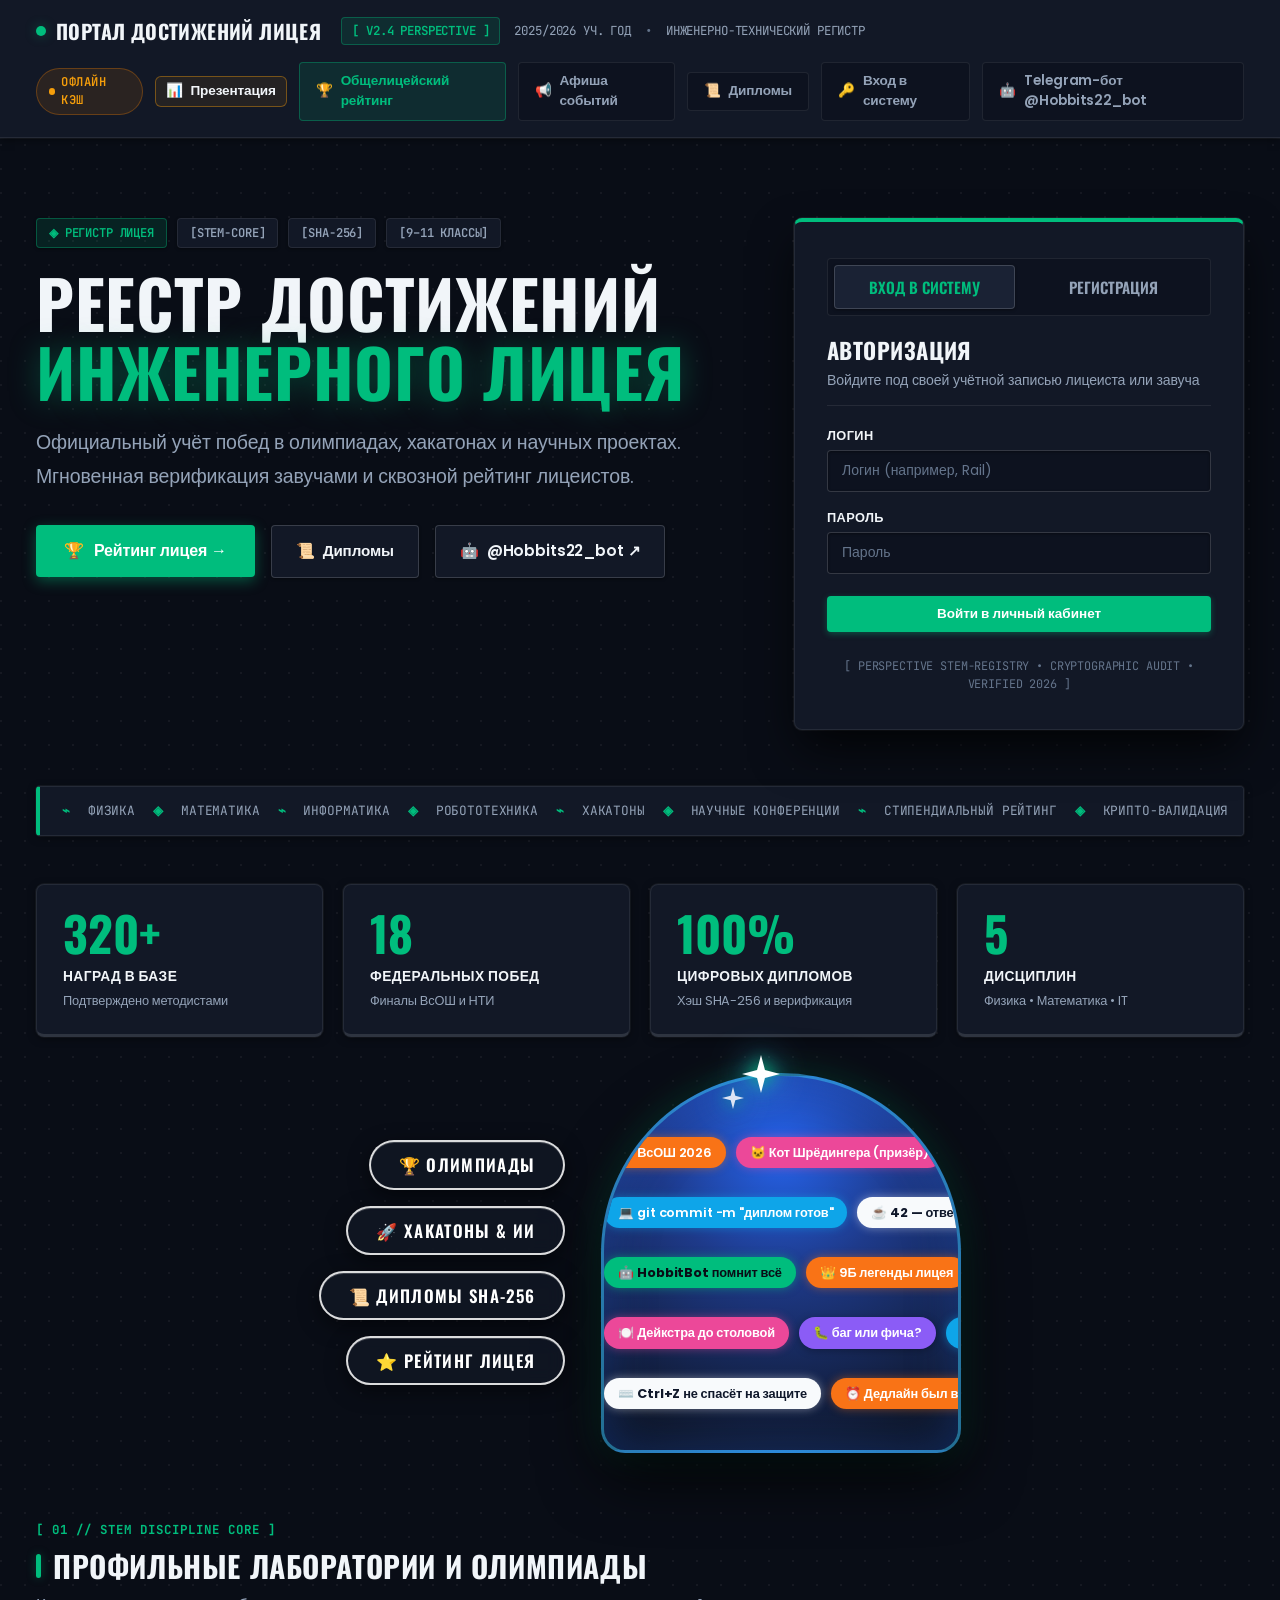
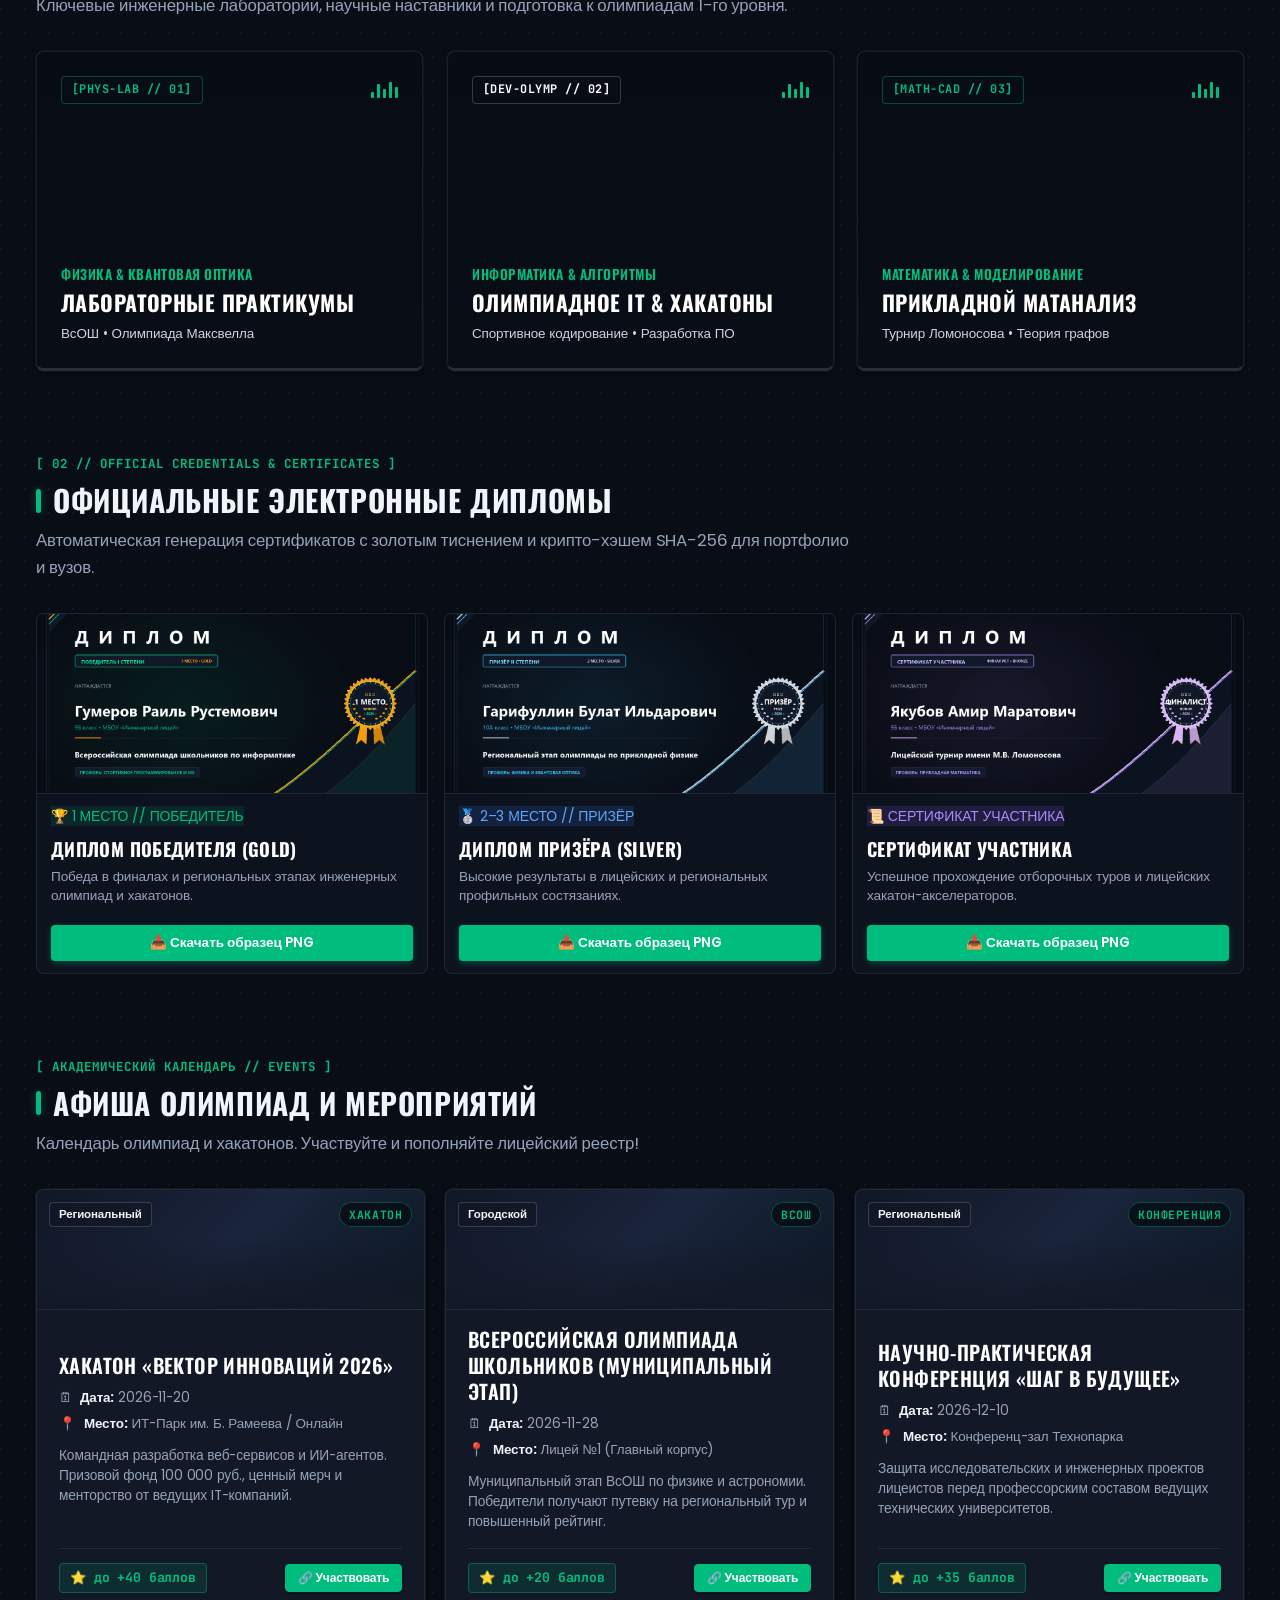
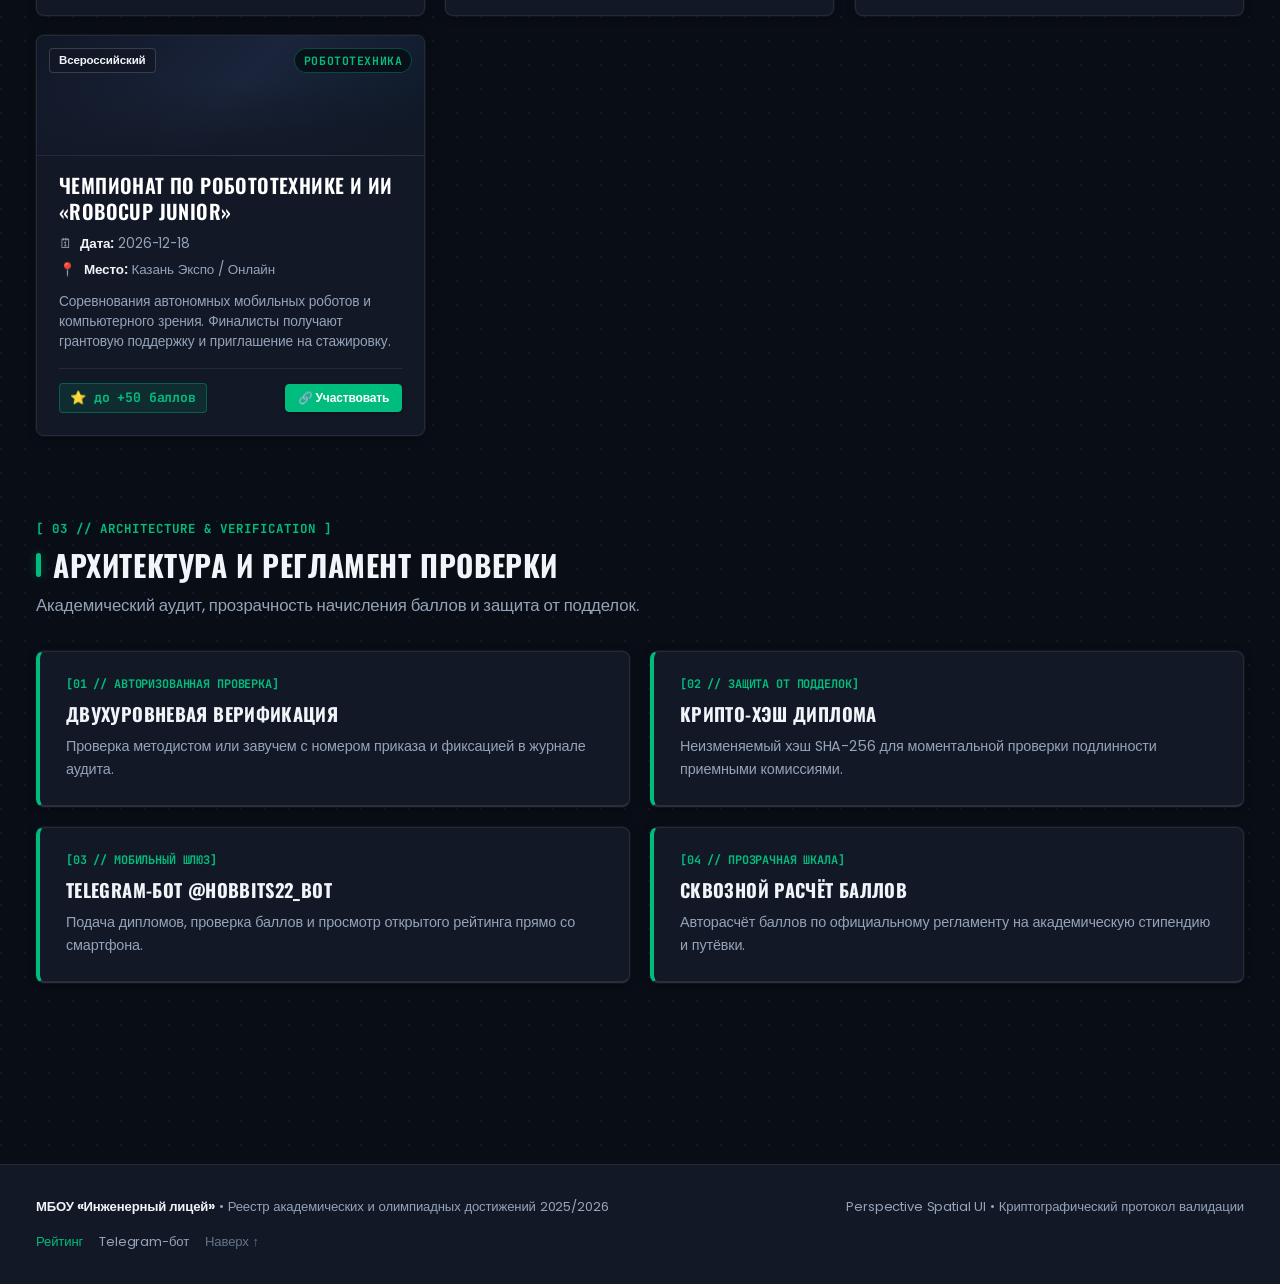
<file: admin.html>
<!DOCTYPE html>
<html lang="ru">
<head>
  <meta charset="UTF-8">
  <meta name="viewport" content="width=device-width, initial-scale=1.0">
  <title>Админ-панель завуча — Портал достижений лицея</title>
  <link rel="stylesheet" href="css/style.css">
</head>
<body>

<!-- =================================================================
     ВЕРХНЯЯ СТРОКА СТАТУСА (ПОЛНОРАЗМЕРНАЯ ЕДИНАЯ ПЛАШКА)
     ================================================================= -->
<header class="top">
  <div class="top-left">
    <a href="index.html" class="brand-title">
      <span class="brand-dot"></span>
      <span>ПОРТАЛ ДОСТИЖЕНИЙ ЛИЦЕЯ</span>
    </a>
    <span class="user-badge">
      <span class="role-tag">ЗАВУЧ</span>
      <span id="who">Ильдар Маратович</span>
    </span>
  </div>
  <div class="top-right">
    <div id="adminSyncBadge" class="sync-status-pill sync-online" onclick="Storage.openSyncModal()" title="Синхронизация между устройствами (Онлайн) • Нажмите для настроек" style="cursor:pointer;">
      БОТ ПОДКЛЮЧЁН
    </div>
    <button onclick="forceAdminSync()" class="top-nav-btn" title="Принудительно синхронизировать с ботом">
      <span>🔄</span>
      <span>Синхронизировать</span>
    </button>
    <a href="presentation.html" class="top-nav-btn" style="color:var(--gold); border-color:rgba(245,158,11,0.4);">
      <span>📊</span>
      <span>Презентация</span>
    </a>
    <a href="rating.html" class="top-nav-btn">
      <span>🏆</span>
      <span>Общелицейский рейтинг</span>
    </a>
    <a href="https://t.me/Hobbits22_bot" target="_blank" class="top-nav-btn">
      <span>🤖</span>
      <span>@Hobbits22_bot</span>
    </a>
    <button onclick="confirmReset()" class="top-nav-btn warning">
      <span>↺</span>
      <span>Сбросить демо</span>
    </button>
    <button onclick="Auth.logout()" class="top-nav-btn danger">
      <span>🚪</span>
      <span>Выйти</span>
    </button>
  </div>
</header>

<!-- =================================================================
     ОСНОВНОЙ КОНТЕНТ: КАБИНЕТ АДМИНИСТРАТОРА / ЗАВУЧА
     ================================================================= -->
<main class="wrap">

  <!-- Уведомление (toast) -->
  <div id="toast" class="toast" hidden></div>

  <!-- ── СВОДКА КЛЮЧЕВЫХ ПОКАЗАТЕЛЕЙ (KPI STATS) ── -->
  <section class="panel stats" id="stats" style="margin-bottom:24px;">
    <div><b id="statStudents">0</b><span>Всего учеников</span></div>
    <div><b id="statPending" style="color:#f59e0b;">0</b><span>Заявок на проверке</span></div>
    <div><b id="statApproved" style="color:var(--primary);">0</b><span>Подтверждено наград</span></div>
    <div><b id="statNewUsers" style="color:#60a5fa;">0</b><span>Новых аккаунтов</span></div>
    <div><b id="statTotal">0</b><span>Всего в реестре</span></div>
    <div><b id="statRejected" style="color:#f87171;">0</b><span>Отклонено</span></div>
  </section>

  <!-- ── СЕТКА ФУНКЦИОНАЛЬНЫХ ОКОН (ACTION TILES С ЭФФЕКТОМ ПЕРЕВЕСА) ── -->
  <div style="margin-bottom: 8px;">
    <div class="section-tag">[ МОДУЛИ АДМИНИСТРИРОВАНИЯ ]</div>
    <h3 style="font-family:'Oswald',sans-serif; font-size:1.35rem; color:#fff; margin:0 0 4px; text-transform:uppercase;">
      РАБОЧИЕ СТАНЦИИ ЗАВУЧА
    </h3>
    <p style="font-size:0.88rem; color:var(--text-muted); margin:0;">
      Каждая функция вынесена в изолированное контекстное окно с приятным размытием фона.
    </p>
  </div>

  <div class="action-tiles-grid">
    
    <!-- Плитка 1: Очередь на верификацию -->
    <div class="action-tile" onclick="openModal('modalPending')" data-tilt>
      <div class="action-tile-top">
        <span class="action-tile-icon">📥</span>
        <span class="action-tile-tag" id="tilePendingTag">[0 НА ПРОВЕРКЕ]</span>
      </div>
      <div>
        <h4 class="action-tile-title">ВЕРИФИКАЦИЯ ЗАЯВОК</h4>
        <p class="action-tile-sub">Проверка грамот и дипломов от учеников из сайта и Telegram-бота с начислением баллов.</p>
      </div>
      <span class="action-tile-arrow">Открыть очередь заявок →</span>
    </div>

    <!-- Плитка 2: Добавить достижение -->
    <div class="action-tile" onclick="openModal('modalAdd')" data-tilt>
      <div class="action-tile-top">
        <span class="action-tile-icon">➕</span>
        <span class="action-tile-tag">[ПРИКАЗ]</span>
      </div>
      <div>
        <h4 class="action-tile-title">ДОБАВИТЬ ДОСТИЖЕНИЕ</h4>
        <p class="action-tile-sub">Внесение приказа о награждении конкретного лицеиста с мгновенным подтверждением.</p>
      </div>
      <span class="action-tile-arrow">Заполнить протокол →</span>
    </div>

    <!-- Плитка 3: Управление аккаунтами -->
    <div class="action-tile" onclick="openModal('modalAccounts')" data-tilt>
      <div class="action-tile-top">
        <span class="action-tile-icon">👥</span>
        <span class="action-tile-tag" id="tileAccountsTag">[АККАУНТЫ]</span>
      </div>
      <div>
        <h4 class="action-tile-title">УПРАВЛЕНИЕ АККАУНТАМИ</h4>
        <p class="action-tile-sub">Список новых пользователей с сайта. Возможность быстро очистить тестовые профили.</p>
      </div>
      <span class="action-tile-arrow">Управление доступом →</span>
    </div>

    <!-- Плитка 4: Экспорт отчётов -->
    <div class="action-tile" onclick="openModal('modalExport')" data-tilt>
      <div class="action-tile-top">
        <span class="action-tile-icon">📊</span>
        <span class="action-tile-tag">[ОТЧЁТЫ]</span>
      </div>
      <div>
        <h4 class="action-tile-title">ЭКСПОРТ & АНАЛИТИКА</h4>
        <p class="action-tile-sub">Выгрузка базы в CSV для педсовета, статистика по предметам и JSON-архив.</p>
      </div>
      <span class="action-tile-arrow">Открыть отчёты →</span>
    </div>

    <!-- Плитка 5: Афиши мероприятий -->
    <div class="action-tile" onclick="openModal('modalEvents')" data-tilt>
      <div class="action-tile-top">
        <span class="action-tile-icon">📢</span>
        <span class="action-tile-tag" id="tileEventsTag">[4 АФИШИ]</span>
      </div>
      <div>
        <h4 class="action-tile-title">АФИШИ МЕРОПРИЯТИЙ</h4>
        <p class="action-tile-sub">Публикация анонсов олимпиад, хакатонов и событий лицея для учеников и бота.</p>
      </div>
      <span class="action-tile-arrow">Управление афишами →</span>
    </div>

  </div>

  <!-- ── ОСНОВНОЙ РЕЕСТР ДОСТИЖЕНИЙ (ЕДИНАЯ БАЗА) ── -->
  <section class="panel" style="margin-top: 10px;">
    <div style="display:flex; justify-content:space-between; align-items:center; flex-wrap:wrap; gap:12px; margin-bottom:16px;">
      <div>
        <h2 style="margin:0;">ЕДИНЫЙ РЕЕСТР ДОСТИЖЕНИЙ ЛИЦЕЯ</h2>
        <p style="font-size:0.86rem; color:var(--text-muted); margin:4px 0 0;">
          Полный академический реестр всех проверенных и архивных олимпиадных состязаний.
        </p>
      </div>
      <div style="display:flex; gap:10px;">
        <button class="top-nav-btn primary" onclick="openModal('modalPending')">
          <span>📥</span> <span>Очередь проверки</span>
        </button>
        <button class="top-nav-btn" onclick="exportCSV()">
          <span>📄</span> <span>Скачать CSV-отчёт</span>
        </button>
      </div>
    </div>

    <div class="table-wrap">
      <table id="allAch">
        <thead>
          <tr>
            <th>Ученик</th>
            <th>Класс</th>
            <th>Достижение</th>
            <th>Категория</th>
            <th>Тип</th>
            <th>Уровень</th>
            <th>Результат</th>
            <th>Баллы</th>
            <th>Дата</th>
            <th>Файл</th>
            <th>Статус</th>
          </tr>
        </thead>
        <tbody></tbody>
      </table>
    </div>
  </section>

</main>

<!-- =================================================================
     КОНТЕКСТНЫЕ МОДАЛЬНЫЕ ОКНА ЗАВУЧА (С РАЗМЫТИЕМ ЗАДНЕГО ФОНА)
     ================================================================= -->

<!-- 1. Модальное окно: Заявки на верификацию -->
<div id="modalPending" class="context-modal-overlay">
  <div class="context-modal-window wide">
    <div class="context-modal-header">
      <div>
        <div class="section-tag">[ АКАДЕМИЧЕСКАЯ ЭКСПЕРТИЗА ]</div>
        <h2>ОЧЕРЕДЬ ВЕРИФИКАЦИИ ДИПЛОМОВ</h2>
        <p>Заявки лицеистов, поданные через сайт и Telegram-бот @Hobbits22_bot:</p>
      </div>
      <button class="context-modal-close" onclick="closeModal('modalPending')">×</button>
    </div>

    <div class="table-wrap">
      <table id="pending">
        <thead>
          <tr>
            <th>Ученик</th>
            <th>Класс</th>
            <th>Достижение</th>
            <th>Категория</th>
            <th>Тип</th>
            <th>Уровень</th>
            <th>Результат</th>
            <th>Баллы</th>
            <th>Дата</th>
            <th>Файл</th>
            <th>Решение</th>
          </tr>
        </thead>
        <tbody></tbody>
      </table>
    </div>
  </div>
</div>

<!-- 2. Модальное окно: Добавить достижение ученику -->
<div id="modalAdd" class="context-modal-overlay">
  <div class="context-modal-window">
    <div class="context-modal-header">
      <div>
        <div class="section-tag">[ ОФИЦИАЛЬНЫЙ ПРИКАЗ ]</div>
        <h2>ВНЕСТИ ДОСТИЖЕНИЕ УЧЕНИКУ</h2>
        <p>Добавленная награда сразу отмечается как подтверждённая администрацией.</p>
      </div>
      <button class="context-modal-close" onclick="closeModal('modalAdd')">×</button>
    </div>

    <form id="adminForm" onsubmit="event.preventDefault();addByAdmin()">
      <div style="margin-bottom:14px;">
        <label for="adminStudent">Выберите ученика</label>
        <select id="adminStudent" required></select>
      </div>

      <div style="margin-bottom:14px;">
        <label for="adminTitle">Название состязания / олимпиады</label>
        <input id="adminTitle" required placeholder="Например: ВсОШ по математике (финал)">
      </div>

      <div class="form-grid" style="margin-bottom:14px;">
        <div>
          <label for="adminCat">Категория</label>
          <select id="adminCat"></select>
        </div>
        <div>
          <label for="adminType">Тип мероприятия</label>
          <select id="adminType"></select>
        </div>
      </div>

      <div class="form-grid" style="margin-bottom:14px;">
        <div>
          <label for="adminLevel">Уровень</label>
          <select id="adminLevel"></select>
        </div>
        <div>
          <label for="adminResult">Результат</label>
          <select id="adminResult"></select>
        </div>
      </div>

      <div class="form-grid" style="margin-bottom:14px;">
        <div>
          <label for="adminDate">Дата мероприятия</label>
          <input id="adminDate" type="date" required>
        </div>
        <div>
          <label for="adminDesc">Номер приказа / примечания</label>
          <input id="adminDesc" placeholder="Приказ №...">
        </div>
      </div>

      <div style="display:flex; justify-content:flex-end; gap:12px; margin-top:18px;">
        <button type="button" class="top-nav-btn" onclick="closeModal('modalAdd')">Отмена</button>
        <button type="submit" class="btn btn-primary">Внести в реестр →</button>
      </div>
    </form>
  </div>
</div>

<!-- 3. Модальное окно: Управление зарегистрированными аккаунтами -->
<div id="modalAccounts" class="context-modal-overlay">
  <div class="context-modal-window wide">
    <div class="context-modal-header">
      <div>
        <div class="section-tag">[ РЕЕСТР ПОЛЬЗОВАТЕЛЕЙ ]</div>
        <h2>ЗАРЕГИСТРИРОВАННЫЕ АККАУНТЫ</h2>
        <p>Управление новыми аккаунтами лицеистов, созданными через сайт или бота:</p>
      </div>
      <button class="context-modal-close" onclick="closeModal('modalAccounts')">×</button>
    </div>

    <div style="display:flex; justify-content:space-between; align-items:center; flex-wrap:wrap; gap:12px; margin-bottom:16px;">
      <span class="hint">Удаление тестовых профилей без влияния на базовый состав классов:</span>
      <div style="display:flex; gap:10px;">
        <button class="top-nav-btn danger" onclick="deleteNewAccounts()">
          <span>🗑️</span> <span>Удалить все новые аккаунты</span>
        </button>
        <button class="top-nav-btn" onclick="exportUsersJSON()">
          <span>💾</span> <span>Выгрузить JSON</span>
        </button>
      </div>
    </div>

    <div class="table-wrap">
      <table id="newUsersTable">
        <thead>
          <tr>
            <th>Логин</th>
            <th>ФИО Ученика</th>
            <th>Класс</th>
            <th>Дата регистрации</th>
            <th>Заявок</th>
            <th>Действие</th>
          </tr>
        </thead>
        <tbody></tbody>
      </table>
    </div>
  </div>
</div>

<!-- 4. Модальное окно: Экспорт и аналитика -->
<div id="modalExport" class="context-modal-overlay">
  <div class="context-modal-window">
    <div class="context-modal-header">
      <div>
        <div class="section-tag">[ ОТЧЁТНОСТЬ И АНАЛИТИКА ]</div>
        <h2>ЭКСПОРТ & СВОДНЫЕ ОТЧЁТЫ</h2>
        <p>Сформируйте официальную отчётность для методического совета и стипендиальной комиссии:</p>
      </div>
      <button class="context-modal-close" onclick="closeModal('modalExport')">×</button>
    </div>

    <div style="display:flex; flex-direction:column; gap:14px;">
      <div style="padding:16px; background:var(--surface-sunken); border:1px solid var(--border-subtle); border-radius:var(--radius-sm);">
        <b style="color:var(--text-main); font-size:0.95rem; display:block; margin-bottom:4px;">📄 Полная выгрузка достижений в CSV</b>
        <p class="hint" style="margin-bottom:12px;">Содержит всех учеников, предметы, уровни, баллы, даты и статус верификации.</p>
        <button class="top-nav-btn primary" onclick="exportCSV()">📥 Скачать achievements_report.csv</button>
      </div>

      <div style="padding:16px; background:var(--surface-sunken); border:1px solid var(--border-subtle); border-radius:var(--radius-sm);">
        <b style="color:var(--text-main); font-size:0.95rem; display:block; margin-bottom:4px;">💾 Резервная копия базы пользователей (JSON)</b>
        <p class="hint" style="margin-bottom:12px;">Архив зарегистрированных профилей для переноса в информационную систему школы.</p>
        <button class="top-nav-btn" onclick="exportUsersJSON()">📥 Скачать registered_users.json</button>
      </div>
    </div>
  </div>
</div>

<!-- 5. Модальное окно: Управление афишами мероприятий -->
<div id="modalEvents" class="context-modal-overlay">
  <div class="context-modal-window wide">
    <div class="context-modal-header">
      <div>
        <div class="section-tag">[ АФИШИ И АНОНСЫ ]</div>
        <h2>УПРАВЛЕНИЕ АФИШАМИ МЕРОПРИЯТИЙ</h2>
        <p>Публикуйте анонсы олимпиад, хакатонов и лицейских турниров. Они сразу отобразятся на сайте и в Telegram-боте.</p>
      </div>
      <button class="context-modal-close" onclick="closeModal('modalEvents')">×</button>
    </div>

    <!-- Форма публикации новой афиши -->
    <div style="background:var(--surface-sunken); border:1px solid var(--border-subtle); border-radius:var(--radius-sm); padding:20px; margin-bottom:24px;">
      <h3 style="font-family:'Oswald',sans-serif; font-size:1.15rem; color:#fff; margin:0 0 12px; text-transform:uppercase;">
        ➕ Создать новую афишу
      </h3>
      <form id="eventForm" onsubmit="event.preventDefault(); publishEvent();">
        <div style="margin-bottom:12px;">
          <label for="eventTitle">Название мероприятия *</label>
          <input id="eventTitle" required placeholder="Например: Хакатон «Вектор Инноваций 2026»">
        </div>

        <div class="form-grid" style="margin-bottom:12px;">
          <div>
            <label for="eventCategory">Предмет / Область *</label>
            <select id="eventCategory">
              <option value="informatics">💻 Информатика & ИИ</option>
              <option value="physics">⚛️ Физика & Астрономия</option>
              <option value="math">📐 Математика</option>
              <option value="project">🚀 Научные проекты</option>
              <option value="volunteering">🤝 Волонтёрство</option>
            </select>
          </div>
          <div>
            <label for="eventLevel">Уровень состязания *</label>
            <select id="eventLevel">
              <option value="Региональный">Региональный</option>
              <option value="Всероссийский">Всероссийский</option>
              <option value="Городской">Городской / Муниципальный</option>
              <option value="Лицейский">Школьный / Лицейский</option>
              <option value="Международный">Международный</option>
            </select>
          </div>
        </div>

        <div class="form-grid" style="margin-bottom:12px;">
          <div>
            <label for="eventDate">Дата проведения *</label>
            <input id="eventDate" required placeholder="Например: 2026-11-20 или 15-18 ноября">
          </div>
          <div>
            <label for="eventPlace">Место / Формат</label>
            <input id="eventPlace" placeholder="ИТ-Парк / Лицей / Онлайн">
          </div>
        </div>

        <div class="form-grid" style="margin-bottom:12px;">
          <div>
            <label for="eventPoints">Ожидаемые баллы в рейтинг</label>
            <input id="eventPoints" placeholder="Например: до +40 баллов">
          </div>
          <div>
            <label for="eventBadge">Тип / Бейдж</label>
            <input id="eventBadge" placeholder="ХАКАТОН / ВсОШ / КОНФЕРЕНЦИЯ">
          </div>
        </div>

        <div class="form-grid" style="margin-bottom:12px;">
          <div>
            <label for="eventRegLink">Ссылка на регистрацию / Подробнее</label>
            <input id="eventRegLink" placeholder="https://t.me/Hobbits22_bot или сайт состязания">
          </div>
          <div>
            <label for="eventImgUrl">Ссылка на баннер / картинку (необязательно)</label>
            <input id="eventImgUrl" placeholder="https://... или оставьте пустым для стиля Perspective">
          </div>
        </div>

        <div style="margin-bottom:14px;">
          <label for="eventDesc">Краткое описание для учеников</label>
          <textarea id="eventDesc" rows="3" placeholder="Условия участия, формат, призовой фонд и для каких классов предназначено..."></textarea>
        </div>

        <button type="submit" class="top-nav-btn primary" style="width:100%; justify-content:center; padding:10px 16px; font-weight:600;">
          📢 Опубликовать афишу в лицее и Telegram-боте
        </button>
      </form>
    </div>

    <!-- Список текущих афиш -->
    <div>
      <div style="display:flex; justify-content:space-between; align-items:center; margin-bottom:12px;">
        <h3 style="font-family:'Oswald',sans-serif; font-size:1.15rem; color:#fff; margin:0; text-transform:uppercase;">
          📋 Опубликованные афиши
        </h3>
        <span id="eventsCountBadge" class="tag" style="background:var(--primary-light); color:var(--primary); font-family:'JetBrains Mono',monospace;">0 афиш</span>
      </div>
      <div id="eventsAdminList" class="events-grid"></div>
    </div>

  </div>
</div>

<!-- Подключаемые скрипты -->
<script src="data/seed.js"></script>
<script src="js/storage.js"></script>
<script src="js/api.js"></script>
<script src="js/auth.js"></script>
<script src="js/csv.js"></script>
<script src="js/diploma.js"></script>
<script src="js/tilt.js"></script>
<script src="js/transitions.js"></script>

<script>
  /* ── Проверка прав: только admin ── */
  const admin = Auth.guard("admin");

  /* ── Справочники ── */
  const CATS    = { physics:"Физика", math:"Математика", informatics:"Информатика", project:"Проект", volunteering:"Волонтёрство" };
  const TYPES   = { olympiad:"Олимпиада", competition:"Конкурс", conference:"Конференция", project:"Проект", volunteering:"Волонтёрство", exam:"Экзамен" };
  const LEVELS  = { school:"Школьный", city:"Городской", region:"Региональный", federal:"Федеральный" };
  const RESULTS = { winner:"Победитель", prize:"Призёр", participant:"Участник" };
  const STATUSES= { pending:"На проверке", approved:"Подтверждено", rejected:"Отклонено" };

  const esc = s => String(s).replace(/[&<>"]/g, ch => ({"&":"&amp;","<":"&lt;",">":"&gt;",'"':"&quot;"}[ch]));

  function say(text, isError) {
    const t = document.getElementById("toast");
    t.textContent = text;
    t.className = "toast" + (isError ? " error" : " success");
    t.hidden = false;
    setTimeout(() => { t.hidden = true; }, 3200);
  }

  /**
   * Управление контекстными окнами
   */
  function openModal(id) {
    const el = document.getElementById(id);
    if (el) {
      el.classList.add('active');
      document.body.style.overflow = 'hidden';
    }
  }

  function closeModal(id) {
    const el = document.getElementById(id);
    if (el) {
      el.classList.remove('active');
      document.body.style.overflow = '';
    }
  }

  document.querySelectorAll('.context-modal-overlay').forEach(overlay => {
    overlay.addEventListener('click', (e) => {
      if (e.target === overlay) {
        overlay.classList.remove('active');
        document.body.style.overflow = '';
      }
    });
  });

  window.addEventListener('keydown', (e) => {
    if (e.key === 'Escape') {
      document.querySelectorAll('.context-modal-overlay.active').forEach(m => {
        m.classList.remove('active');
      });
      document.body.style.overflow = '';
    }
  });

  /* ── Подтверждение заявки ── */
  function approve(id) {
    try {
      api.achievements.approve(id, admin.id);
      say("✓ Достижение успешно подтверждено", false);
    } catch (e) {
      say(e.message, true);
    }
    render();
  }

  /* ── Отклонение заявки ── */
  function reject(id) {
    const comment = prompt("Причина отклонения заявки:");
    if (!comment) return;
    try {
      api.achievements.reject(id, admin.id, comment);
      say("Заявка отклонена", false);
    } catch (e) {
      say(e.message, true);
    }
    render();
  }

  /* ── Добавление достижения от имени админа ── */
  function addByAdmin() {
    const data = {
      userId:      document.getElementById("adminStudent").value,
      title:       document.getElementById("adminTitle").value.trim(),
      category:    document.getElementById("adminCat").value,
      type:        document.getElementById("adminType").value,
      level:       document.getElementById("adminLevel").value,
      result:      document.getElementById("adminResult").value,
      date:        document.getElementById("adminDate").value,
      description: document.getElementById("adminDesc").value.trim()
    };
    if (!data.title || !data.date || !data.userId) {
      say("Заполните обязательные поля", true);
      return;
    }
    try {
      api.achievements.createByAdmin(data, admin.id);
      say("✓ Достижение внесено в реестр и подтверждено", false);
      document.getElementById("adminForm").reset();
      closeModal('modalAdd');
    } catch (e) {
      say(e.message, true);
    }
    render();
  }

  /* ── Экспорт CSV-отчёта ── */
  function exportCSV() {
    downloadCSV(api.reports.rows(), "achievements_report.csv");
  }

  /* ── Подтверждение сброса демо ── */
  function confirmReset() {
    if (confirm("Сбросить базу данных до исходного состояния сидов? Все добавленные и подтверждённые данные вернутся к шаблону.")) {
      api.reset();
    }
  }

  /* ── Удаление ВСЕХ новых зарегистрированных аккаунтов ── */
  function deleteNewAccounts() {
    const newUsers = api.users.newUsers();
    if (newUsers.length === 0) {
      say("Новых зарегистрированных аккаунтов нет", false);
      return;
    }
    if (confirm("Вы уверены, что хотите удалить ВСЕ новые зарегистрированные аккаунты (" + newUsers.length + " шт.) и все их заявки? Это действие необратимо.")) {
      try {
        const res = api.users.deleteNewUsers(admin.id);
        say("Удалено новых аккаунтов: " + res.deletedUsers + ", связанных заявок: " + res.deletedAchievements, false);
        render();
      } catch (e) {
        say(e.message, true);
      }
    }
  }

  /* ── Удаление отдельного аккаунта ── */
  function deleteSingleAccount(id, name) {
    if (confirm("Удалить аккаунт \"" + name + "\" и все связанные достижения?")) {
      try {
        api.users.delete(id, admin.id);
        say("Аккаунт " + name + " успешно удалён", false);
        render();
      } catch (e) {
        say(e.message, true);
      }
    }
  }

  /* ── Экспорт локальной базы аккаунтов в JSON ── */
  function exportUsersJSON() {
    try {
      api.users.exportRegisteredJSON(admin.id);
      say("База зарегистрированных аккаунтов выгружена в JSON", false);
    } catch (e) {
      say(e.message, true);
    }
  }

  /* ── Заполнение select-справочника ── */
  function fillSelect(id, map) {
    const sel = document.getElementById(id);
    sel.innerHTML = "";
    for (const [k, v] of Object.entries(map)) {
      sel.innerHTML += '<option value="' + k + '">' + esc(v) + '</option>';
    }
  }

  /* ── Имя ученика по id ── */
  function studentName(id) {
    const s = api.users.get(id);
    return s ? esc(s.name) : "—";
  }

  /* ── Класс ученика по id ── */
  function studentClass(id) {
    const s = api.users.get(id);
    return s ? esc(s.class || s.grade || "") : "—";
  }

  /* ── Основная отрисовка всех блоков ── */
  function render() {
    document.getElementById("who").textContent = admin.name;

    const students = api.users.list().filter(u => u.role === "student");
    const all      = api.achievements.list();
    const pending  = all.filter(a => a.status === "pending");
    const approved = all.filter(a => a.status === "approved");
    const rejected = all.filter(a => a.status === "rejected");

    /* Сводка — карточки статистики */
    const newUsersList = api.users.newUsers();
    document.getElementById("statStudents").textContent = students.length;
    document.getElementById("statNewUsers").textContent = newUsersList.length;
    document.getElementById("statTotal").textContent    = all.length;
    document.getElementById("statPending").textContent  = pending.length;
    document.getElementById("statApproved").textContent = approved.length;
    document.getElementById("statRejected").textContent = rejected.length;

    // Бейджи на Action Tiles
    const pTag = document.getElementById("tilePendingTag");
    if (pTag) pTag.textContent = `[${pending.length} НА ПРОВЕРКЕ]`;
    const accTag = document.getElementById("tileAccountsTag");
    if (accTag) accTag.textContent = `[${newUsersList.length} НОВЫХ]`;

    /* Таблица pending-заявок в модальном окне */
    const pTbody = document.querySelector("#pending tbody");
    if (pending.length === 0) {
      pTbody.innerHTML = '<tr><td colspan="11" class="empty" style="text-align:center;padding:24px;">Все заявки проверены. Новых заявок пока нет.</td></tr>';
    } else {
      pTbody.innerHTML = pending.map(a => {
        const uid = a.userId || a.studentId;
        const fileCell = a.fileUrl ? '<a href="' + esc(a.fileUrl) + '" target="_blank" style="color:var(--primary);font-weight:600;text-decoration:none">📄 СКАН</a>' : '—';
        return '<tr>'
        + '<td><b style="color:var(--text-main)">' + studentName(uid) + '</b></td>'
        + '<td>' + studentClass(uid) + '</td>'
        + '<td>' + esc(a.title) + '</td>'
        + '<td><span class="tag ' + a.category + '">' + (CATS[a.category] || esc(a.category)) + '</span></td>'
        + '<td>' + (TYPES[a.type] || esc(a.type)) + '</td>'
        + '<td>' + (LEVELS[a.level] || esc(a.level)) + '</td>'
        + '<td><span class="tag ' + a.result + '">' + (RESULTS[a.result] || esc(a.result)) + '</span></td>'
        + '<td><b style="font-family:\'Oswald\',sans-serif;font-weight:700;color:var(--primary)">+' + (a.points ?? "0") + '</b></td>'
        + '<td>' + esc(a.date) + '</td>'
        + '<td>' + fileCell + '</td>'
        + '<td class="actions" style="display:flex;gap:6px;">'
          + '<button class="top-nav-btn primary" style="padding:4px 10px;font-size:0.75rem;" onclick="approve(\'' + a.id + '\')">✓ Принять</button>'
          + '<button class="top-nav-btn danger" style="padding:4px 10px;font-size:0.75rem;" onclick="reject(\'' + a.id + '\')">✗ Отклонить</button>'
        + '</td>'
        + '</tr>';
      }).join("");
    }

    /* Таблица новых зарегистрированных аккаунтов в модальном окне */
    const newUsers = api.users.newUsers();
    const nuTbody = document.querySelector("#newUsersTable tbody");
    if (newUsers.length === 0) {
      nuTbody.innerHTML = '<tr><td colspan="6" class="empty" style="text-align:center;padding:24px;">Новых зарегистрированных аккаунтов нет (только базовый состав команды и сидов).</td></tr>';
    } else {
      nuTbody.innerHTML = newUsers.map(u => {
        return '<tr>'
          + '<td><code>' + esc(u.login) + '</code></td>'
          + '<td><b style="color:var(--text-main)">' + esc(u.name) + '</b></td>'
          + '<td>' + esc(u.class) + '</td>'
          + '<td>' + (u.registeredAt || "Недавно") + '</td>'
          + '<td><span class="tag">' + u.achievementsCount + '</span></td>'
          + '<td><button class="top-nav-btn danger" style="padding:4px 10px;font-size:0.75rem;" onclick="deleteSingleAccount(\'' + u.id + '\', \'' + esc(u.name) + '\')">Удалить</button></td>'
          + '</tr>';
      }).join("");
    }

    /* Таблица всех достижений на главной панели */
    const aTbody = document.querySelector("#allAch tbody");
    if (all.length === 0) {
      aTbody.innerHTML = '<tr><td colspan="11" class="empty" style="text-align:center;padding:24px;">Достижений пока нет в базе данных.</td></tr>';
    } else {
      aTbody.innerHTML = all.map(a => {
        const uid = a.userId || a.studentId;
        let fileCell = a.fileUrl ? '<a href="' + esc(a.fileUrl) + '" target="_blank" style="color:var(--primary);font-weight:600;text-decoration:none">📄 СКАН</a>' : '—';
        if (a.status === 'approved') {
          fileCell += ' <span style="color:var(--text-subtle)">|</span> <a href="#" onclick="downloadAchDiplomaAdmin(\'' + a.id + '\'); return false;" style="color:var(--primary);font-weight:600;text-decoration:none">📥 ДИПЛОМ</a>';
        }
        return '<tr class="status-' + a.status + '">'
        + '<td><b style="color:var(--text-main)">' + studentName(uid) + '</b></td>'
        + '<td>' + studentClass(uid) + '</td>'
        + '<td>' + esc(a.title) + '</td>'
        + '<td><span class="tag ' + a.category + '">' + (CATS[a.category] || esc(a.category)) + '</span></td>'
        + '<td>' + (TYPES[a.type] || esc(a.type)) + '</td>'
        + '<td>' + (LEVELS[a.level] || esc(a.level)) + '</td>'
        + '<td><span class="tag ' + a.result + '">' + (RESULTS[a.result] || esc(a.result)) + '</span></td>'
        + '<td><b style="font-family:\'Oswald\',sans-serif;font-weight:700;color:var(--primary)">+' + (a.points ?? "0") + '</b></td>'
        + '<td>' + esc(a.date) + '</td>'
        + '<td>' + fileCell + '</td>'
        + '<td><span class="tag ' + a.status + '">' + (STATUSES[a.status] || esc(a.status)) + '</span></td>'
        + '</tr>';
      }).join("");
    }

    /* Список учеников для формы добавления */
    const sel = document.getElementById("adminStudent");
    sel.innerHTML = students.map(s =>
      '<option value="' + s.id + '">' + esc(s.name) + ' (' + esc(s.class || s.grade || "") + ')</option>'
    ).join("");

    /* Справочники в select-ах формы */
    fillSelect("adminCat",    CATS);
    fillSelect("adminType",   TYPES);
    fillSelect("adminLevel",  LEVELS);
    fillSelect("adminResult", RESULTS);

    /* Отрисовка афиш */
    renderEvents();
  }

  /* ── Отрисовка списка афиш мероприятий ── */
  function renderEvents() {
    const list = api.events.list();
    const tag = document.getElementById("tileEventsTag");
    if (tag) tag.textContent = `[${list.length} АФИШ]`;

    const countBadge = document.getElementById("eventsCountBadge");
    if (countBadge) countBadge.textContent = `${list.length} афиш`;

    const container = document.getElementById("eventsAdminList");
    if (!container) return;

    if (list.length === 0) {
      container.innerHTML = '<div style="grid-column:1/-1;text-align:center;padding:32px;color:var(--text-muted);background:var(--surface-sunken);border:1px dashed var(--border-subtle);border-radius:var(--radius-sm);">Афиш пока нет. Опубликуйте первую афишу выше!</div>';
      return;
    }

    container.innerHTML = list.map(ev => {
      const bannerStyle = ev.imageUrl ? `background-image:url('${esc(ev.imageUrl)}');` : '';
      const hasImgClass = ev.imageUrl ? 'has-img' : '';
      const catName = CATS[ev.category] || esc(ev.category);
      const regBtn = ev.registrationLink ? `<a href="${esc(ev.registrationLink)}" target="_blank" class="top-nav-btn primary" style="padding:4px 10px;font-size:0.75rem;">🔗 Ссылка</a>` : '';

      return `
        <div class="event-poster-card" data-tilt>
          <div class="event-poster-banner ${hasImgClass}" style="${bannerStyle}">
            <span class="event-poster-level-top">${esc(ev.level || 'Региональный')}</span>
            <span class="event-poster-badge-top">${esc(ev.badgeText || 'АФИША')}</span>
          </div>
          <div>
            <span class="tag ${ev.category}" style="margin-bottom:8px; display:inline-block;">${catName}</span>
            <h4 class="event-poster-title">${esc(ev.title)}</h4>
            <div class="event-poster-meta">
              <div class="event-poster-meta-item">
                <span>🗓</span>
                <span><b>Дата:</b> ${esc(ev.date)}</span>
              </div>
              <div class="event-poster-meta-item">
                <span>📍</span>
                <span><b>Место:</b> ${esc(ev.place || 'Лицей')}</span>
              </div>
            </div>
            <p class="event-poster-desc">${esc(ev.description || 'Нет подробного описания.')}</p>
          </div>
          <div class="event-poster-footer">
            <span class="event-poster-points-tag">⭐ ${esc(ev.pointsAward || '+20 б.')}</span>
            <div class="event-poster-actions">
              ${regBtn}
              <button class="top-nav-btn danger" style="padding:4px 10px;font-size:0.75rem;" onclick="deleteEvent('${ev.id}')">🗑 Удалить</button>
            </div>
          </div>
        </div>
      `;
    }).join("");

    if (window.initTilt) window.initTilt();
  }

  /* ── Публикация новой афиши ── */
  function publishEvent() {
    const data = {
      title: document.getElementById("eventTitle").value.trim(),
      category: document.getElementById("eventCategory").value,
      level: document.getElementById("eventLevel").value,
      date: document.getElementById("eventDate").value.trim(),
      place: document.getElementById("eventPlace").value.trim() || "Лицей",
      pointsAward: document.getElementById("eventPoints").value.trim() || "+20 баллов",
      badgeText: document.getElementById("eventBadge").value.trim() || "ОЛИМПИАДА",
      registrationLink: document.getElementById("eventRegLink").value.trim(),
      imageUrl: document.getElementById("eventImgUrl").value.trim(),
      description: document.getElementById("eventDesc").value.trim()
    };

    if (!data.title || !data.date) {
      say("Заполните обязательные поля (название и дата)", true);
      return;
    }

    try {
      api.events.create(data, admin.id);
      say("✓ Афиша успешно опубликована и отправлена в Telegram!", false);
      document.getElementById("eventForm").reset();
      render();
    } catch (e) {
      say(e.message, true);
    }
  }

  /* ── Удаление афиши ── */
  function deleteEvent(id) {
    if (confirm("Удалить эту афишу мероприятия? Она также исчезнет из Telegram-бота.")) {
      try {
        api.events.delete(id, admin.id);
        say("Афиша удалена", false);
        render();
      } catch (e) {
        say(e.message, true);
      }
    }
  }

  /* ── Принудительная синхронизация с ботом ── */
  function forceAdminSync() {
    say("🔄 Синхронизация с ботом и единой базой...", false);
    api.sync(() => {
      render();
      say("✓ База синхронизирована с ботом!", false);
    });
  }

  /* ── Скачивание диплома ученика администратором ── */
  function downloadAchDiplomaAdmin(id) {
    const ach = api.achievements.get(id);
    if (!ach) return say("Достижение не найдено", true);
    const u = api.users.get(ach.userId);
    DiplomaGenerator.download({
      name: u ? u.name : "Ученик лицея",
      title: ach.title,
      category: ach.category,
      result: ach.result,
      date: ach.date
    });
  }

  if (admin) render();

  window.addEventListener('lyceum:db-synced', () => {
    if (admin) render();
  });

  window.addEventListener('lyceum:server-status', (e) => {
    const badge = document.getElementById("adminSyncBadge");
    if (!badge) return;
    if (e.detail && e.detail.online) {
      badge.textContent = "БОТ LIVE";
      badge.className = "sync-status-pill sync-online";
      badge.title = "Связь с единым сервером и Telegram-ботом активна";
    } else {
      badge.textContent = "ОФФЛАЙН КЭШ";
      badge.className = "sync-status-pill sync-offline";
      badge.title = "Сервер временно недоступен. Запустите run_bot.bat или run_server.bat";
    }
  });
</script>

</body>
</html>
</file>
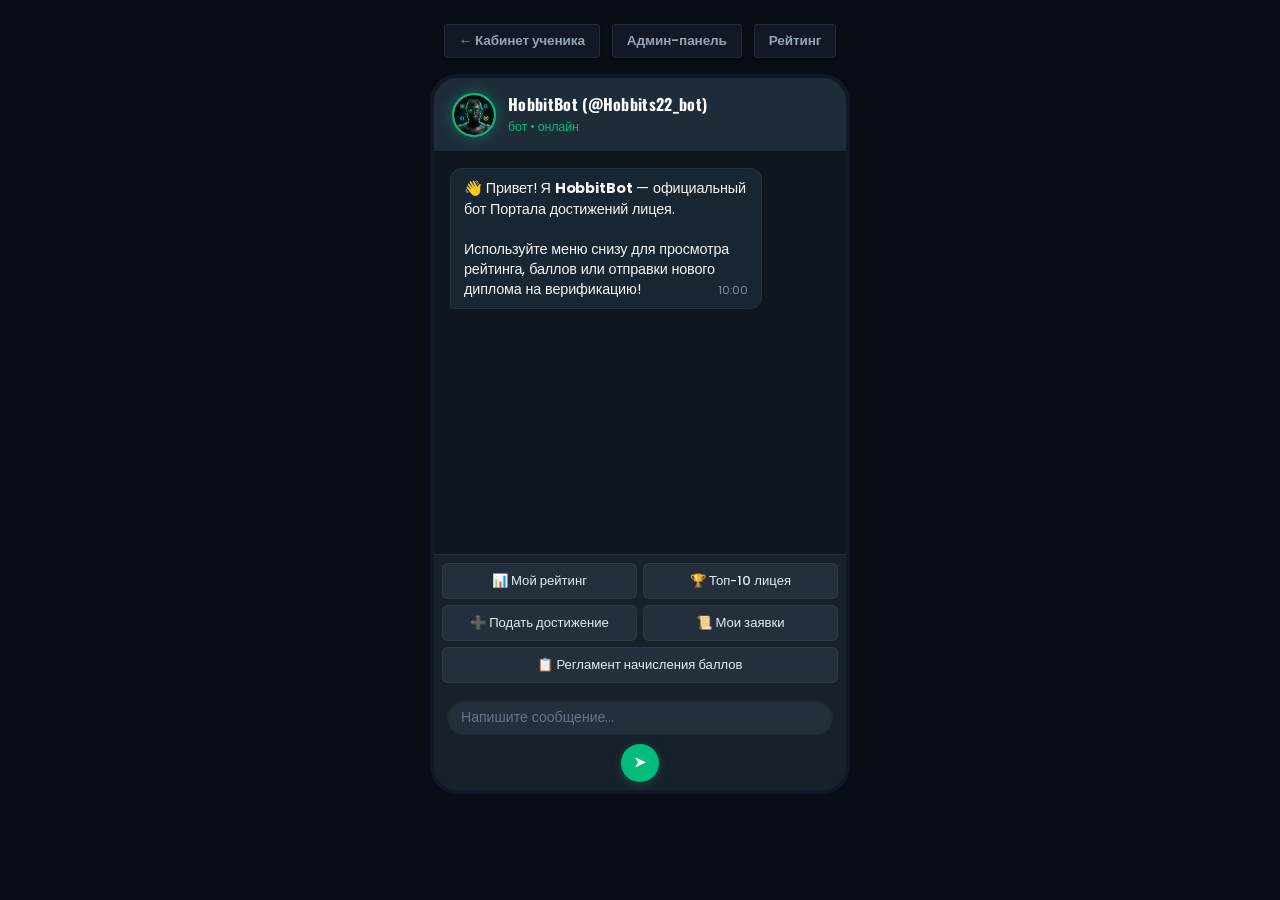
<file: bot.html>
<!DOCTYPE html>
<html lang="ru">
<head>
<meta charset="utf-8">
<meta name="viewport" content="width=device-width, initial-scale=1">
<link rel="stylesheet" href="css/style.css">
<title>Telegram-бот лицея (Интерактивное демо)</title>
<style>
  body {
    background-color: var(--bg-canvas);
    background-image: radial-gradient(circle at 1px 1px, rgba(17, 24, 39, 0.08) 1px, transparent 0);
    background-size: 24px 24px;
    color: var(--text-main);
    display: flex;
    flex-direction: column;
    align-items: center;
    padding: 24px 20px;
    font-family: 'Poppins', sans-serif;
  }
  .phone-frame {
    width: 100%;
    max-width: 420px;
    height: 720px;
    background: #17212b;
    border-radius: 28px;
    box-shadow: 0 20px 45px -8px rgba(17, 24, 39, 0.25), 0 0 0 1px rgba(17, 24, 39, 0.1);
    border: 4px solid #111827;
    display: flex;
    flex-direction: column;
    overflow: hidden;
  }
  .tg-header {
    background: #1e2c3a;
    padding: 14px 18px;
    display: flex;
    align-items: center;
    gap: 12px;
    border-bottom: 1px solid #10161d;
  }
  .tg-avatar {
    width: 44px;
    height: 44px;
    border-radius: 50%;
    overflow: hidden;
    background: #090D16;
    display: flex;
    align-items: center;
    justify-content: center;
    border: 2px solid #00BD7D;
    box-shadow: 0 0 14px rgba(0, 189, 125, 0.45);
    flex-shrink: 0;
  }
  .tg-avatar img {
    width: 100%;
    height: 100%;
    object-fit: cover;
    display: block;
  }
  .tg-title b { display: block; font-size: 1rem; color: #fff; font-family: 'Oswald', sans-serif; letter-spacing: 0.02em; }
  .tg-title span { font-size: 0.78rem; color: #00BD7D; font-weight: 500; }
  .tg-chat {
    flex: 1;
    overflow-y: auto;
    padding: 16px;
    display: flex;
    flex-direction: column;
    gap: 10px;
    background: #0e1621;
  }
  .tg-msg {
    max-width: 82%;
    padding: 9px 13px;
    border-radius: 12px;
    font-size: 0.9rem;
    line-height: 1.4;
    word-break: break-word;
  }
  .tg-msg.bot {
    background: #182533;
    color: #f5f5f5;
    align-self: flex-start;
    border-bottom-left-radius: 4px;
    border: 1px solid rgba(255, 255, 255, 0.05);
  }
  .tg-msg.user {
    background: #00BD7D;
    color: #fff;
    align-self: flex-end;
    border-bottom-right-radius: 4px;
  }
  .tg-time {
    font-size: 0.7rem;
    color: #7f91a4;
    float: right;
    margin-left: 8px;
    margin-top: 4px;
  }
  .tg-keyboard {
    background: #17212b;
    padding: 8px;
    border-top: 1px solid #242f3d;
    display: grid;
    grid-template-columns: 1fr 1fr;
    gap: 6px;
  }
  .tg-keyboard button {
    background: #242f3d;
    border: 1px solid rgba(255, 255, 255, 0.05);
    color: #e4ecf2;
    padding: 9px 6px;
    border-radius: 6px;
    font-size: 0.82rem;
    font-weight: 500;
    cursor: pointer;
    box-shadow: none;
    transition: all 0.15s;
  }
  .tg-keyboard button:hover { 
    background: #00BD7D; 
    color: #fff;
    transform: translateY(-1px);
  }
  .tg-keyboard button.wide { grid-column: span 2; }
  .tg-input-bar {
    background: #17212b;
    padding: 8px 12px;
    display: flex;
    gap: 8px;
    align-items: center;
  }
  .tg-input-bar input {
    flex: 1;
    background: #242f3d;
    border: 1px solid #17212b;
    color: #fff;
    padding: 8px 14px;
    border-radius: 20px;
    font-size: 0.88rem;
  }
  .tg-input-bar button {
    background: #00BD7D;
    color: #fff;
    border: none;
    border-radius: 50%;
    width: 38px;
    height: 38px;
    cursor: pointer;
    font-weight: bold;
    box-shadow: 0 2px 8px rgba(0, 189, 125, 0.3);
  }
  .top-nav {
    margin-bottom: 16px;
    display: flex;
    gap: 12px;
  }
  .top-nav a {
    color: var(--text-muted);
    text-decoration: none;
    font-size: 0.85rem;
    font-weight: 600;
    padding: 6px 14px;
    background: var(--surface);
    border: 1px solid var(--border-subtle);
    border-radius: var(--radius-sm);
    box-shadow: var(--shadow-flat);
    transition: all 0.2s;
  }
  .top-nav a:hover { 
    color: var(--primary); 
    border-color: var(--primary); 
    box-shadow: var(--shadow-card);
    transform: translateY(-1px);
  }
</style>
</head>
<body>

  <div class="top-nav">
    <a href="student.html">← Кабинет ученика</a>
    <a href="admin.html">Админ-панель</a>
    <a href="rating.html">Рейтинг</a>
  </div>

  <div class="phone-frame">
    <!-- Шапка Telegram -->
    <div class="tg-header">
      <div class="tg-avatar">
        <img src="assets/bot_avatar.png" alt="HobbitBot">
      </div>
      <div class="tg-title">
        <b>HobbitBot (@Hobbits22_bot)</b>
        <span>бот • онлайн</span>
      </div>
    </div>

    <!-- История сообщений -->
    <div class="tg-chat" id="chat">
      <div class="tg-msg bot">
        👋 Привет! Я <b>HobbitBot</b> — официальный бот Портала достижений лицея.<br><br>
        Используйте меню снизу для просмотра рейтинга, баллов или отправки нового диплома на верификацию!
        <span class="tg-time">10:00</span>
      </div>
    </div>

    <!-- Интерактивная клавиатура бота -->
    <div class="tg-keyboard" id="keyboard">
      <button onclick="handleCmd('📊 Мой рейтинг')">📊 Мой рейтинг</button>
      <button onclick="handleCmd('🏆 Топ-10 лицея')">🏆 Топ-10 лицея</button>
      <button onclick="handleCmd('➕ Подать достижение')">➕ Подать достижение</button>
      <button onclick="handleCmd('📜 Мои заявки')">📜 Мои заявки</button>
      <button class="wide" onclick="handleCmd('📋 Регламент начисления баллов')">📋 Регламент начисления баллов</button>
    </div>

    <!-- Поле ввода текста -->
    <form class="tg-input-bar" onsubmit="event.preventDefault(); sendCustom();">
      <input id="tgInput" placeholder="Напишите сообщение..." autocomplete="off">
      <button type="submit">➤</button>
    </form>
  </div>

  <!-- Подключение локальной базы данных -->
  <script src="data/seed.js"></script>
  <script src="js/storage.js"></script>
  <script src="js/api.js"></script>
  <script src="js/auth.js"></script>
  <script>
    // Текущий авторизованный пользователь или ученик по умолчанию (Раиль Гумеров)
    let currentUser = Auth.current() || api.users.students()[0];

    let pendingState = null;

    function getTime() {
      const now = new Date();
      return now.getHours().toString().padStart(2, '0') + ':' + now.getMinutes().toString().padStart(2, '0');
    }

    function addMsg(text, isUser = false) {
      const chat = document.getElementById("chat");
      const div = document.createElement("div");
      div.className = "tg-msg " + (isUser ? "user" : "bot");
      div.innerHTML = text + `<span class="tg-time">${getTime()}</span>`;
      chat.appendChild(div);
      chat.scrollTop = chat.scrollHeight;
    }

    function sendCustom() {
      const inp = document.getElementById("tgInput");
      const text = inp.value.trim();
      if (!text) return;
      inp.value = "";
      handleCmd(text);
    }

    function handleCmd(text) {
      addMsg(text, true);

      setTimeout(() => {
        // Режим пошаговой подачи
        if (pendingState) {
          processPending(text);
          return;
        }

        if (text === "📊 Мой рейтинг" || text === "/me") {
          const score = api.rating.userScore(currentUser.id);
          const board = api.rating.leaderboard();
          const meRank = board.find(r => r.userId === currentUser.id);

          addMsg(
            `👤 <b>${currentUser.name} (${currentUser.class})</b><br>` +
            `⭐ Всего баллов: <b>${score.total}</b><br>` +
            `🏅 Место в лицее: <b>#${meRank ? meRank.rank : '—'}</b><br><br>` +
            `<b>Баллы по предметам:</b><br>` +
            `• ⚛️ Физика: ${score.byCategory.physics || 0} б.<br>` +
            `• 📐 Математика: ${score.byCategory.math || 0} б.<br>` +
            `• 💻 Информатика: ${score.byCategory.informatics || 0} б.<br>` +
            `• 🚀 Проекты: ${score.byCategory.project || 0} б.<br>` +
            `• 🤝 Волонтёрство: ${score.byCategory.volunteering || 0} б.`
          );
          return;
        }

        if (text === "🏆 Топ-10 лицея" || text === "/top") {
          const top = api.rating.top10();
          let msg = "🏆 <b>ТОП-10 УЧЕНИКОВ ЛИЦЕЯ:</b><br><br>";
          top.forEach(t => {
            const medal = t.rank === 1 ? '🥇' : t.rank === 2 ? '🥈' : t.rank === 3 ? '🥉' : '▫️';
            msg += `${medal} <b>${t.rank}. ${t.name}</b> (${t.class}) — <b>${t.total} б.</b><br>`;
          });
          addMsg(msg);
          return;
        }

        if (text === "📋 Регламент начисления баллов" || text === "/rules") {
          let msg = `📋 <b>РЕГЛАМЕНТ НАЧИСЛЕНИЯ БАЛЛОВ ЛИЦЕЯ:</b><br><br>` +
            `🥇 <b>Федеральный уровень (ВсОШ / Всеросс):</b><br>` +
            `• Победитель: +50 баллов<br>` +
            `• Призёр: +40 баллов<br>` +
            `• Участник: +20 баллов<br><br>` +
            `🥈 <b>Региональный уровень:</b><br>` +
            `• Победитель: +35 баллов<br>` +
            `• Призёр: +25 баллов<br>` +
            `• Участник: +10 баллов<br><br>` +
            `🥉 <b>Городской / Муниципальный уровень:</b><br>` +
            `• Победитель: +20 баллов<br>` +
            `• Призёр: +15 баллов<br>` +
            `• Участник: +5 баллов<br><br>` +
            `<i>Повышенная стипендия назначается при достижении 60 баллов.</i>`;
          addMsg(msg);
          return;
        }

        if (text === "📜 Мои заявки" || text === "/status") {
          const achs = api.achievements.list({ userId: currentUser.id });
          if (achs.length === 0) {
            addMsg("У вас пока нет поданных достижений.");
            return;
          }
          let msg = "📜 <b>Ваши достижения и заявки:</b><br><br>";
          achs.slice(-5).reverse().forEach(a => {
            const st = a.status === 'approved' ? '✅ Подтверждено' : a.status === 'pending' ? '⏳ На проверке' : '❌ Отклонено';
            msg += `• <b>${a.title}</b><br>   Статус: ${st} (+${a.points} б.)<br>`;
            if (a.comment) msg += `   <i>Комментарий: ${a.comment}</i><br>`;
          });
          addMsg(msg);
          return;
        }

        if (text === "➕ Подать достижение" || text === "/add") {
          pendingState = { step: "title" };
          addMsg("📝 <b>Подача достижения через бота</b><br><br>Введите название мероприятия (например: <i>Олимпиада по физике «Росатом»</i>):");
          return;
        }

        if (text === "/start") {
          addMsg(`👋 Привет, <b>${currentUser.name}</b>! Выберите действие в меню:`);
          return;
        }

        addMsg("Неизвестная команда. Пожалуйста, используйте кнопки ниже.");
      }, 250);
    }

    function processPending(text) {
      if (pendingState.step === "title") {
        pendingState.title = text;
        pendingState.step = "category";
        addMsg(
          "Отлично! Теперь введите категорию:<br>" +
          "<b>physics</b> (Физика), <b>math</b> (Математика), <b>informatics</b> (Информатика), <b>project</b> (Проект) или <b>volunteering</b> (Волонтёрство):"
        );
        return;
      }

      if (pendingState.step === "category") {
        pendingState.category = text.toLowerCase();
        if (!["physics", "math", "informatics", "project", "volunteering"].includes(pendingState.category)) {
          pendingState.category = "informatics";
        }
        pendingState.step = "result";
        addMsg("Укажите результат: <b>winner</b> (Победитель), <b>prize</b> (Призёр) или <b>participant</b> (Участник):");
        return;
      }

      if (pendingState.step === "result") {
        let res = text.toLowerCase();
        if (!["winner", "prize", "participant"].includes(res)) res = "prize";

        try {
          const ach = api.achievements.create({
            userId: currentUser.id,
            title: pendingState.title,
            category: pendingState.category,
            type: "olympiad",
            level: "city",
            result: res,
            date: new Date().toISOString().slice(0, 10),
            description: "Подано через Telegram-бота"
          });

          addMsg(
            `✅ <b>Заявка принята и отправлена учителю!</b><br><br>` +
            `📌 Достижение: ${ach.title}<br>` +
            `⭐ Предварительные баллы: <b>+${ach.points} б.</b><br>` +
            `⏳ Статус: <i>На проверке</i><br><br>` +
            `Как только учитель подтвердит заявку в админ-панели, баллы будут начислены в рейтинг!`
          );
        } catch (e) {
          addMsg("❌ Ошибка: " + e.message);
        }
        pendingState = null;
      }
    }
  </script>
</body>
</html>
</file>
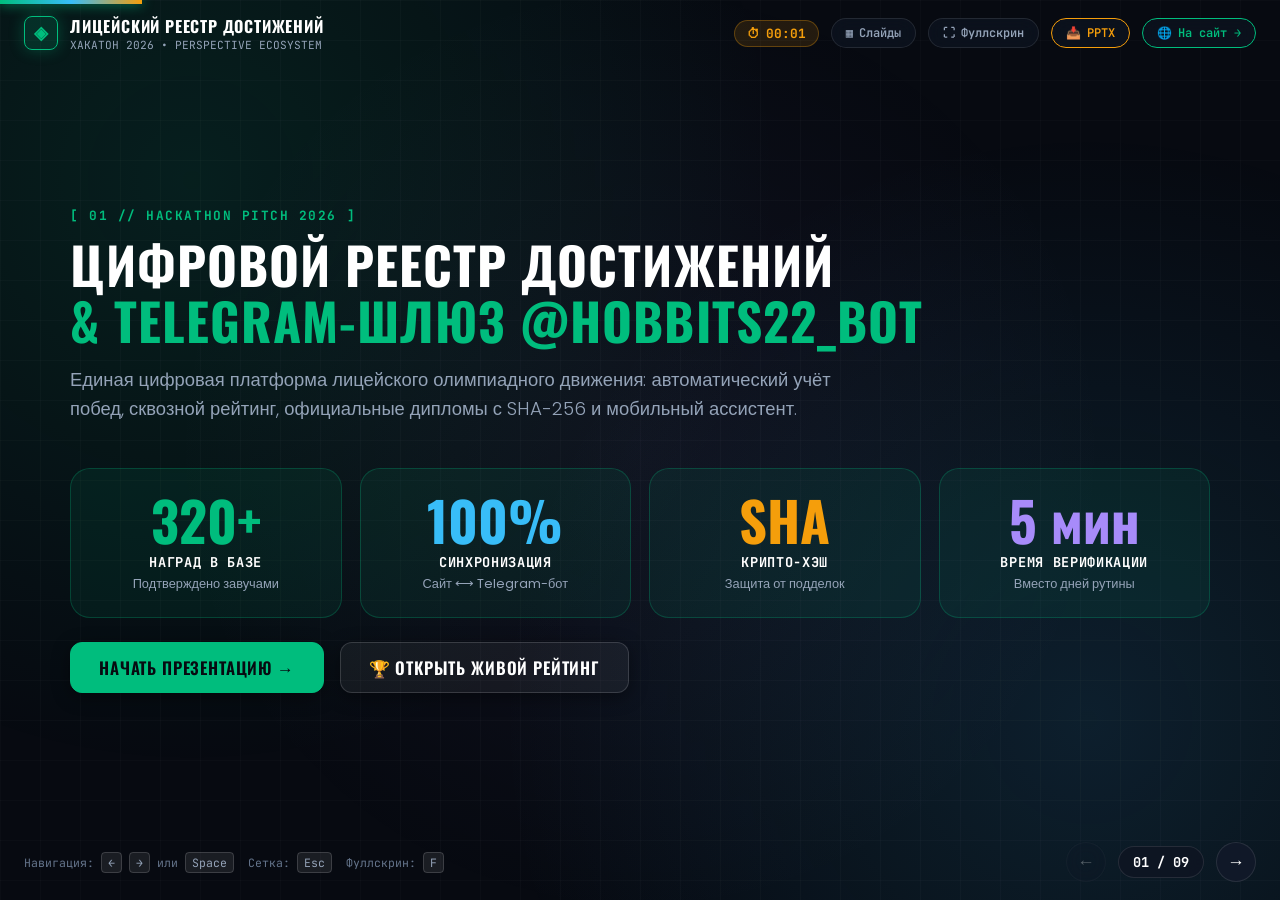
<file: presentation.html>
<!DOCTYPE html>
<html lang="ru">
<head>
  <meta charset="UTF-8">
  <meta name="viewport" content="width=device-width, initial-scale=1.0">
  <title>Презентация проекта • Лицейский Реестр Достижений & @Hobbits22_bot</title>
  
  <link rel="preconnect" href="https://fonts.googleapis.com">
  <link rel="preconnect" href="https://fonts.gstatic.com" crossorigin>
  <link href="https://fonts.googleapis.com/css2?family=JetBrains+Mono:wght@400;600;700;800&family=Oswald:wght@500;600;700&family=Poppins:wght@300;400;500;600;700&display=swap" rel="stylesheet">
  
  <style>
    :root {
      --bg: #070A11;
      --surface: #0E1422;
      --surface-card: rgba(18, 25, 42, 0.85);
      --border: rgba(255, 255, 255, 0.1);
      --border-accent: rgba(0, 189, 125, 0.35);
      --primary: #00BD7D;
      --primary-glow: rgba(0, 189, 125, 0.35);
      --cyan: #38BDF8;
      --gold: #F59E0B;
      --gold-light: #FCD34D;
      --violet: #A78BFA;
      --pink: #EC4899;
      --text-main: #FFFFFF;
      --text-muted: #94A3B8;
      --text-dim: #64748B;
      --radius: 16px;
    }

    * {
      box-sizing: border-box;
      margin: 0;
      padding: 0;
    }

    body {
      background: var(--bg);
      color: var(--text-main);
      font-family: 'Poppins', sans-serif;
      overflow: hidden;
      height: 100vh;
      width: 100vw;
      user-select: none;
    }

    /* Фоновая динамическая сетка и свечение */
    .bg-canvas {
      position: fixed;
      inset: 0;
      pointer-events: none;
      z-index: 0;
      background: 
        radial-gradient(circle at 15% 20%, rgba(0, 189, 125, 0.12) 0%, transparent 45%),
        radial-gradient(circle at 85% 80%, rgba(56, 189, 248, 0.12) 0%, transparent 45%),
        radial-gradient(circle at 50% 50%, rgba(167, 139, 250, 0.06) 0%, transparent 60%);
    }

    .bg-grid {
      position: fixed;
      inset: 0;
      background-image: 
        linear-gradient(rgba(255, 255, 255, 0.02) 1px, transparent 1px),
        linear-gradient(90deg, rgba(255, 255, 255, 0.02) 1px, transparent 1px);
      background-size: 40px 40px;
      pointer-events: none;
      z-index: 0;
    }

    /* Верхний прогресс-бар */
    .top-progress-bar {
      position: fixed;
      top: 0;
      left: 0;
      height: 4px;
      background: linear-gradient(90deg, var(--primary), var(--cyan), var(--gold));
      width: 0%;
      transition: width 0.35s ease;
      z-index: 100;
      box-shadow: 0 0 12px var(--primary);
    }

    /* Верхний управляющий бар */
    .pres-header {
      position: fixed;
      top: 14px;
      left: 24px;
      right: 24px;
      display: flex;
      justify-content: space-between;
      align-items: center;
      z-index: 50;
      pointer-events: none;
    }

    .pres-brand {
      display: flex;
      align-items: center;
      gap: 12px;
      pointer-events: auto;
      text-decoration: none;
    }

    .pres-logo-badge {
      width: 34px;
      height: 34px;
      border-radius: 8px;
      background: rgba(0, 189, 125, 0.15);
      border: 1px solid var(--primary);
      color: var(--primary);
      display: flex;
      align-items: center;
      justify-content: center;
      font-size: 1.1rem;
      font-weight: 700;
      box-shadow: 0 0 15px rgba(0, 189, 125, 0.3);
    }

    .pres-title-wrap {
      display: flex;
      flex-direction: column;
    }

    .pres-title-text {
      font-family: 'Oswald', sans-serif;
      font-size: 1rem;
      font-weight: 700;
      letter-spacing: 0.05em;
      color: #FFFFFF;
      text-transform: uppercase;
    }

    .pres-subtitle-text {
      font-family: 'JetBrains Mono', monospace;
      font-size: 0.7rem;
      color: var(--text-muted);
    }

    .pres-controls-top {
      display: flex;
      align-items: center;
      gap: 12px;
      pointer-events: auto;
    }

    .pres-pill-btn {
      padding: 6px 14px;
      border-radius: 9999px;
      background: rgba(14, 20, 34, 0.7);
      border: 1px solid var(--border);
      color: var(--text-muted);
      font-family: 'JetBrains Mono', monospace;
      font-size: 0.75rem;
      font-weight: 600;
      cursor: pointer;
      backdrop-filter: blur(10px);
      transition: all 0.2s ease;
      display: flex;
      align-items: center;
      gap: 6px;
      text-decoration: none;
    }

    .pres-pill-btn:hover {
      color: #FFFFFF;
      border-color: var(--primary);
      box-shadow: 0 0 12px var(--primary-glow);
      transform: translateY(-1px);
    }

    .pres-timer {
      font-family: 'JetBrains Mono', monospace;
      font-size: 0.8rem;
      font-weight: 700;
      color: var(--gold);
      background: rgba(245, 158, 11, 0.12);
      border: 1px solid rgba(245, 158, 11, 0.3);
      padding: 4px 12px;
      border-radius: 9999px;
      display: flex;
      align-items: center;
      gap: 6px;
    }

    /* Контейнер слайдов */
    .slides-wrapper {
      position: relative;
      width: 100vw;
      height: 100vh;
      overflow: hidden;
      z-index: 10;
    }

    .slide {
      position: absolute;
      inset: 0;
      display: flex;
      align-items: center;
      justify-content: center;
      padding: 80px 60px 80px;
      opacity: 0;
      visibility: hidden;
      transform: scale(0.96) translateY(20px);
      transition: opacity 0.4s cubic-bezier(0.16, 1, 0.3, 1), 
                  transform 0.4s cubic-bezier(0.16, 1, 0.3, 1),
                  visibility 0.4s;
      pointer-events: none;
    }

    .slide.active {
      opacity: 1;
      visibility: visible;
      transform: scale(1) translateY(0);
      pointer-events: auto;
    }

    .slide-inner {
      width: 100%;
      max-width: 1140px;
      max-height: 82vh;
      display: flex;
      flex-direction: column;
      justify-content: center;
    }

    /* Типографика слайдов */
    .slide-tag {
      font-family: 'JetBrains Mono', monospace;
      font-size: 0.8rem;
      font-weight: 700;
      color: var(--primary);
      letter-spacing: 0.12em;
      text-transform: uppercase;
      display: inline-flex;
      align-items: center;
      gap: 8px;
      margin-bottom: 12px;
    }

    .slide-tag.cyan { color: var(--cyan); }
    .slide-tag.gold { color: var(--gold); }
    .slide-tag.violet { color: var(--violet); }

    .slide-title {
      font-family: 'Oswald', sans-serif;
      font-size: 3.2rem;
      line-height: 1.1;
      font-weight: 700;
      color: #FFFFFF;
      margin-bottom: 16px;
      text-transform: uppercase;
      letter-spacing: 0.02em;
    }

    .slide-title span.lime { color: var(--primary); }
    .slide-title span.cyan { color: var(--cyan); }
    .slide-title span.gold { color: var(--gold); }
    .slide-title span.violet { color: var(--violet); }

    .slide-desc {
      font-size: 1.15rem;
      color: var(--text-muted);
      line-height: 1.6;
      max-width: 780px;
      margin-bottom: 32px;
      font-weight: 300;
    }

    /* Сетки содержимого */
    .cards-grid-3 {
      display: grid;
      grid-template-columns: repeat(3, 1fr);
      gap: 24px;
      margin-top: 12px;
    }

    .cards-grid-2 {
      display: grid;
      grid-template-columns: repeat(2, 1fr);
      gap: 28px;
      margin-top: 12px;
    }

    .cards-grid-4 {
      display: grid;
      grid-template-columns: repeat(4, 1fr);
      gap: 18px;
      margin-top: 12px;
    }

    .feature-card {
      background: var(--surface-card);
      border: 1px solid var(--border);
      border-radius: var(--radius);
      padding: 26px 24px;
      position: relative;
      overflow: hidden;
      transition: all 0.28s ease;
      box-shadow: 0 10px 30px rgba(0, 0, 0, 0.4);
    }

    .feature-card:hover {
      border-color: var(--primary);
      transform: translateY(-4px);
      box-shadow: 0 16px 40px rgba(0, 0, 0, 0.6), 0 0 25px rgba(0, 189, 125, 0.2);
    }

    .feature-card::before {
      content: '';
      position: absolute;
      top: 0;
      left: 0;
      width: 4px;
      height: 100%;
      background: var(--primary);
      opacity: 0.7;
    }

    .feature-card.cyan::before { background: var(--cyan); }
    .feature-card.gold::before { background: var(--gold); }
    .feature-card.violet::before { background: var(--violet); }
    .feature-card.pink::before { background: var(--pink); }

    .card-icon {
      font-size: 2.2rem;
      margin-bottom: 14px;
      display: inline-block;
    }

    .card-title {
      font-family: 'Oswald', sans-serif;
      font-size: 1.3rem;
      font-weight: 600;
      color: #FFFFFF;
      margin-bottom: 8px;
      letter-spacing: 0.02em;
      text-transform: uppercase;
    }

    .card-text {
      font-size: 0.92rem;
      color: var(--text-muted);
      line-height: 1.55;
    }

    /* Большие метрики / цифры */
    .metric-hero-box {
      background: rgba(0, 189, 125, 0.08);
      border: 1px solid rgba(0, 189, 125, 0.25);
      border-radius: 20px;
      padding: 24px 28px;
      text-align: center;
    }

    .metric-hero-num {
      font-family: 'Oswald', sans-serif;
      font-size: 3.4rem;
      font-weight: 700;
      color: var(--primary);
      line-height: 1;
      margin-bottom: 6px;
    }

    .metric-hero-label {
      font-family: 'JetBrains Mono', monospace;
      font-size: 0.85rem;
      font-weight: 700;
      color: #FFFFFF;
      text-transform: uppercase;
      letter-spacing: 0.05em;
    }

    .metric-hero-sub {
      font-size: 0.8rem;
      color: var(--text-muted);
      margin-top: 4px;
    }

    /* Код / терминал бейдж */
    .code-pill {
      font-family: 'JetBrains Mono', monospace;
      font-size: 0.78rem;
      background: rgba(0, 0, 0, 0.4);
      border: 1px solid rgba(255, 255, 255, 0.12);
      padding: 4px 10px;
      border-radius: 6px;
      color: var(--cyan);
      display: inline-block;
      margin-top: 10px;
    }

    /* Интерактивные демо-кнопки */
    .slide-cta-row {
      display: flex;
      align-items: center;
      gap: 16px;
      margin-top: 24px;
    }

    .btn-pres-action {
      display: inline-flex;
      align-items: center;
      gap: 10px;
      padding: 12px 28px;
      border-radius: 12px;
      font-family: 'Oswald', sans-serif;
      font-size: 1.05rem;
      font-weight: 600;
      letter-spacing: 0.05em;
      text-transform: uppercase;
      text-decoration: none;
      cursor: pointer;
      transition: all 0.24s ease;
      box-shadow: 0 4px 18px rgba(0, 0, 0, 0.4);
    }

    .btn-pres-action.primary {
      background: var(--primary);
      color: #070A11;
      border: 1px solid var(--primary);
    }

    .btn-pres-action.primary:hover {
      background: #00DB91;
      box-shadow: 0 0 25px rgba(0, 189, 125, 0.6);
      transform: translateY(-2px);
    }

    .btn-pres-action.secondary {
      background: rgba(255, 255, 255, 0.05);
      color: #FFFFFF;
      border: 1px solid rgba(255, 255, 255, 0.15);
    }

    .btn-pres-action.secondary:hover {
      background: rgba(255, 255, 255, 0.12);
      border-color: #FFFFFF;
      transform: translateY(-2px);
    }

    /* Превью дипломов на слайде */
    .diploma-pres-row {
      display: grid;
      grid-template-columns: repeat(3, 1fr);
      gap: 20px;
      margin-top: 12px;
    }

    .diploma-pres-card {
      background: rgba(14, 20, 32, 0.85);
      border: 1px solid rgba(255, 255, 255, 0.12);
      border-radius: 14px;
      overflow: hidden;
      transition: transform 0.28s ease, border-color 0.28s ease;
    }

    .diploma-pres-card:hover {
      transform: translateY(-6px) scale(1.02);
      border-color: var(--primary);
      box-shadow: 0 16px 36px rgba(0, 0, 0, 0.6);
    }

    .diploma-pres-card img {
      width: 100%;
      height: 160px;
      object-fit: cover;
      display: block;
      border-bottom: 1px solid rgba(255, 255, 255, 0.08);
    }

    .diploma-pres-body {
      padding: 14px 16px;
    }

    .diploma-pres-rank {
      font-family: 'JetBrains Mono', monospace;
      font-size: 0.72rem;
      font-weight: 700;
      color: var(--primary);
    }

    .diploma-pres-title {
      font-family: 'Oswald', sans-serif;
      font-size: 1.05rem;
      font-weight: 600;
      color: #FFFFFF;
      margin: 4px 0 2px;
    }

    /* Нижняя панель навигации */
    .pres-footer {
      position: fixed;
      bottom: 18px;
      left: 24px;
      right: 24px;
      display: flex;
      justify-content: space-between;
      align-items: center;
      z-index: 50;
      pointer-events: none;
    }

    .pres-shortcuts {
      font-family: 'JetBrains Mono', monospace;
      font-size: 0.72rem;
      color: var(--text-dim);
      display: flex;
      align-items: center;
      gap: 14px;
    }

    .key-badge {
      background: rgba(255, 255, 255, 0.08);
      border: 1px solid rgba(255, 255, 255, 0.15);
      border-radius: 4px;
      padding: 2px 6px;
      color: var(--text-muted);
    }

    .pres-nav-cluster {
      display: flex;
      align-items: center;
      gap: 12px;
      pointer-events: auto;
    }

    .pres-counter {
      font-family: 'JetBrains Mono', monospace;
      font-size: 0.85rem;
      font-weight: 700;
      color: #FFFFFF;
      background: rgba(14, 20, 34, 0.8);
      border: 1px solid var(--border);
      padding: 6px 14px;
      border-radius: 9999px;
      backdrop-filter: blur(8px);
    }

    .nav-arrow-btn {
      width: 40px;
      height: 40px;
      border-radius: 50%;
      background: rgba(18, 25, 42, 0.85);
      border: 1px solid var(--border);
      color: #FFFFFF;
      font-size: 1.1rem;
      cursor: pointer;
      display: flex;
      align-items: center;
      justify-content: center;
      transition: all 0.2s ease;
      backdrop-filter: blur(8px);
    }

    .nav-arrow-btn:hover {
      background: var(--primary);
      color: #070A11;
      border-color: var(--primary);
      box-shadow: 0 0 16px var(--primary-glow);
    }

    .nav-arrow-btn:disabled {
      opacity: 0.3;
      cursor: not-allowed;
      pointer-events: none;
    }

    /* Модальное окно обзорной сетки всех слайдов (Overview Grid) */
    .overview-modal {
      position: fixed;
      inset: 0;
      background: rgba(6, 9, 16, 0.94);
      backdrop-filter: blur(14px);
      z-index: 200;
      padding: 50px 40px;
      display: none;
      flex-direction: column;
      align-items: center;
      overflow-y: auto;
    }

    .overview-modal.open {
      display: flex;
    }

    .overview-grid {
      display: grid;
      grid-template-columns: repeat(auto-fill, minmax(240px, 1fr));
      gap: 20px;
      width: 100%;
      max-width: 1200px;
      margin-top: 24px;
    }

    .overview-thumb {
      background: var(--surface);
      border: 1px solid var(--border);
      border-radius: 12px;
      padding: 16px;
      cursor: pointer;
      transition: all 0.2s ease;
      position: relative;
    }

    .overview-thumb:hover, .overview-thumb.active {
      border-color: var(--primary);
      transform: translateY(-4px);
      box-shadow: 0 8px 24px rgba(0, 189, 125, 0.3);
    }

    .overview-thumb-num {
      font-family: 'JetBrains Mono', monospace;
      font-size: 0.75rem;
      color: var(--primary);
      font-weight: 700;
    }

    .overview-thumb-title {
      font-family: 'Oswald', sans-serif;
      font-size: 1.1rem;
      color: #FFFFFF;
      margin-top: 6px;
    }

    @media (max-width: 900px) {
      .cards-grid-3, .cards-grid-4, .diploma-pres-row {
        grid-template-columns: 1fr;
      }
      .slide-title { font-size: 2.2rem; }
      .slide { padding: 60px 20px 70px; }
    }
  </style>
</head>
<body>

  <!-- Фон -->
  <div class="bg-canvas"></div>
  <div class="bg-grid"></div>

  <!-- Верхний индикатор прогресса -->
  <div id="topProgressBar" class="top-progress-bar"></div>

  <!-- Хедер презентации -->
  <header class="pres-header">
    <a href="index.html" class="pres-brand" title="Вернуться на сайт">
      <div class="pres-logo-badge">◈</div>
      <div class="pres-title-wrap">
        <span class="pres-title-text">ЛИЦЕЙСКИЙ РЕЕСТР ДОСТИЖЕНИЙ</span>
        <span class="pres-subtitle-text">ХАКАТОН 2026 • PERSPECTIVE ECOSYSTEM</span>
      </div>
    </a>

    <div class="pres-controls-top">
      <div id="pitchTimer" class="pres-timer" title="Таймер выступления (нажмите для сброса)" onclick="resetTimer()">
        ⏱ <span id="timerDigits">00:00</span>
      </div>
      <button class="pres-pill-btn" onclick="toggleOverview()" title="Сетка всех слайдов (Esc)">
        <span>▦</span><span>Слайды</span>
      </button>
      <button class="pres-pill-btn" onclick="toggleFullScreen()" title="Полноэкранный режим (F)">
        <span>⛶</span><span>Фуллскрин</span>
      </button>
      <a href="Лицейский_Реестр_Достижений_Презентация.pptx" download class="pres-pill-btn" style="border-color:var(--gold); color:var(--gold);" title="Скачать PowerPoint презентацию">
        <span>📥</span><span>PPTX</span>
      </a>
      <a href="index.html" class="pres-pill-btn" style="border-color:var(--primary); color:var(--primary);">
        <span>🌐</span><span>На сайт →</span>
      </a>
    </div>
  </header>

  <!-- СЛАЙДЫ -->
  <main class="slides-wrapper">

    <!-- ==================== СЛАЙД 1: ТИТУЛЬНЫЙ ==================== -->
    <section class="slide active" data-slide="1">
      <div class="slide-inner">
        <div class="slide-tag">[ 01 // HACKATHON PITCH 2026 ]</div>
        <h1 class="slide-title">
          ЦИФРОВОЙ РЕЕСТР ДОСТИЖЕНИЙ<br>
          <span class="lime">& TELEGRAM-ШЛЮЗ @Hobbits22_bot</span>
        </h1>
        <p class="slide-desc">
          Единая цифровая платформа лицейского олимпиадного движения: автоматический учёт побед, сквозной рейтинг, официальные дипломы с SHA-256 и мобильный ассистент.
        </p>

        <div class="cards-grid-4">
          <div class="metric-hero-box">
            <div class="metric-hero-num">320+</div>
            <div class="metric-hero-label">Наград в базе</div>
            <div class="metric-hero-sub">Подтверждено завучами</div>
          </div>
          <div class="metric-hero-box">
            <div class="metric-hero-num" style="color:var(--cyan);">100%</div>
            <div class="metric-hero-label">Синхронизация</div>
            <div class="metric-hero-sub">Сайт ⟷ Telegram-бот</div>
          </div>
          <div class="metric-hero-box">
            <div class="metric-hero-num" style="color:var(--gold);">SHA</div>
            <div class="metric-hero-label">Крипто-хэш</div>
            <div class="metric-hero-sub">Защита от подделок</div>
          </div>
          <div class="metric-hero-box">
            <div class="metric-hero-num" style="color:var(--violet);">5 мин</div>
            <div class="metric-hero-label">Время верификации</div>
            <div class="metric-hero-sub">Вместо дней рутины</div>
          </div>
        </div>

        <div class="slide-cta-row">
          <button class="btn-pres-action primary" onclick="nextSlide()">Начать презентацию →</button>
          <a href="rating.html" target="_blank" class="btn-pres-action secondary">🏆 Открыть живой рейтинг</a>
        </div>
      </div>
    </section>

    <!-- ==================== СЛАЙД 2: ПРОБЛЕМА ==================== -->
    <section class="slide" data-slide="2">
      <div class="slide-inner">
        <div class="slide-tag pink">[ 02 // PROBLEM STATEMENT ]</div>
        <h2 class="slide-title">
          С ЧЕМ СТАЛКИВАЮТСЯ ШКОЛЫ И ЛИЦЕИ<br>
          <span style="color:var(--pink);">БЕЗ ЕДИНОГО РЕЕСТРА?</span>
        </h2>
        <p class="slide-desc">
          Олимпиадное портфолио формируется годами, но текущие инструменты учёта устарели на 15 лет.
        </p>

        <div class="cards-grid-3">
          <div class="feature-card pink">
            <div class="card-icon">📂</div>
            <h3 class="card-title">Хаос и потерянные сканы</h3>
            <p class="card-text">
              Грамоты пересылаются в мессенджерах родителями и учениками, теряются на флешках и в почтах, не доходя до официального портфолио.
            </p>
          </div>
          <div class="feature-card pink">
            <div class="card-icon">📊</div>
            <h3 class="card-title">Excel-рутина завучей</h3>
            <p class="card-text">
              Методисты вручную сводят десятки таблиц, вручную высчитывают баллы и часами готовят списки к стипендиальным комитетам.
            </p>
          </div>
          <div class="feature-card pink">
            <div class="card-icon">🔍</div>
            <h3 class="card-title">Непрозрачный рейтинг</h3>
            <p class="card-text">
              Лицеисты не видят свои текущие баллы в реальном времени, критерии начисления вызывают споры, а мотивация падает.
            </p>
          </div>
        </div>
      </div>
    </section>

    <!-- ==================== СЛАЙД 3: РЕШЕНИЕ ==================== -->
    <section class="slide" data-slide="3">
      <div class="slide-inner">
        <div class="slide-tag">[ 03 // OUR SOLUTION ]</div>
        <h2 class="slide-title">
          НАШЕ РЕШЕНИЕ: СВЯЗАННАЯ ЭКОСИСТЕМА<br>
          <span class="lime">WEB-ПОРТАЛ + TELEGRAM-БОТ</span>
        </h2>
        <p class="slide-desc">
          Полная автоматизация жизненного цикла достижения: от фотографии диплома со смартфона до автоматического приказа и верификации.
        </p>

        <div class="cards-grid-3">
          <div class="feature-card">
            <div class="card-icon">🤖</div>
            <h3 class="card-title">Telegram-бот @Hobbits22_bot</h3>
            <p class="card-text">
              Подача заявок за 30 секунд: ученик выбирает предмет, прикрепляет скан и сразу видит статус рассмотрения и свои баллы.
            </p>
            <div class="code-pill">aiogram • Live Polling • Inline UI</div>
          </div>

          <div class="feature-card cyan">
            <div class="card-icon">🌐</div>
            <h3 class="card-title">Кабинеты ученика и завуча</h3>
            <p class="card-text">
              Завуч в один клик утверждает дипломы, сайт пересчитывает рейтинг, генерирует электронные приказы и ведёт архив.
            </p>
            <div class="code-pill">Dark Spatial UI • Контекстные окна</div>
          </div>

          <div class="feature-card gold">
            <div class="card-icon">📜</div>
            <h3 class="card-title">Крипто-дипломы SHA-256</h3>
            <p class="card-text">
              Генерация официальных наградных документов высокого разрешения с золотым тиснением и постоянным хэш-ключом подлинности.
            </p>
            <div class="code-pill">Canvas API • Python PIL • SHA-256</div>
          </div>
        </div>
      </div>
    </section>

    <!-- ==================== СЛАЙД 4: АРХИТЕКТУРА И СИНХРОНИЗАЦИЯ ==================== -->
    <section class="slide" data-slide="4">
      <div class="slide-inner">
        <div class="slide-tag cyan">[ 04 // ARCHITECTURE & CROSS-DEVICE SYNC ]</div>
        <h2 class="slide-title">
          ОНЛАЙН ДЛЯ ВСЕХ УСТРОЙСТВ:<br>
          <span class="cyan">РЕАЛТАЙМ НА GITHUB PAGES & МОБИЛЬНЫХ</span>
        </h2>
        <p class="slide-desc">
          Сайт хостится статически через GitHub Pages, но работает как полноценное облачное приложение: любые новые аккаунты и дипломы сразу видны на телефонах и компьютерах других пользователей.
        </p>

        <div class="cards-grid-2">
          <div class="feature-card cyan">
            <h3 class="card-title">🌐 Кросс-девайс Cloud Hub (GitHub Pages)</h3>
            <p class="card-text">
              Умный алгоритм <b>Smart Merge</b> и защищённый CORS Key-Value шлюз объединяют данные с разных устройств в реальном времени. Статус в шапке <b>🟢 ОНЛАЙН (GITHUB CLOUD)</b>.
            </p>
            <ul style="margin-top:14px; padding-left:18px; color:var(--text-muted); font-size:0.88rem; line-height:1.6;">
              <li>Ученик регистрируется со смартфона → аккаунт сразу виден на ноутбуке завуча</li>
              <li>Подача диплома с любого устройства мгновенно пересчитывает общелицейский рейтинг</li>
              <li>Многопоточный BroadcastChannel для мгновенной синхронизации соседних вкладок</li>
            </ul>
          </div>

          <div class="feature-card">
            <h3 class="card-title">🤖 Единая связка с Telegram-ботом</h3>
            <p class="card-text">
              Сквозная SQLite-архитектура с зеркалированием в JSON и поддержкой удалённого API.
            </p>
            <div style="background:rgba(0,0,0,0.5); border-radius:10px; padding:14px; margin-top:12px; font-family:'JetBrains Mono',monospace; font-size:0.75rem; color:#A7F3D0;">
              CLOUD  https://kvdb.io/.../lyceum_db • Реалтайм шлюз<br>
              GET    /api/db • Получение единой базы пользователей<br>
              POST   /api/achievements • Мгновенная подача диплома<br>
              POLL   Каждые 2.5 сек • Бесшовное обновление интерфейса
            </div>
          </div>
        </div>
      </div>
    </section>

    <!-- ==================== СЛАЙД 5: ДИПЛОМЫ ==================== -->
    <section class="slide" data-slide="5">
      <div class="slide-inner">
        <div class="slide-tag gold">[ 05 // CREDENTIALS & SECURITY ]</div>
        <h2 class="slide-title">
          ОФИЦИАЛЬНЫЕ ДИПЛОМЫ НОВОГО ПОКОЛЕНИЯ<br>
          <span class="gold">ПРЕМИАЛЬНЫЙ ДИЗАЙН & КРИПТО-ХЭШ</span>
        </h2>
        <p class="slide-desc">
          Разработан просторный представительский сертификат: динамичные изгибы (swoosh), золотая медаль с лавровым венком и цифровая верификация.
        </p>

        <div class="diploma-pres-row">
          <div class="diploma-pres-card">
            <img src="assets/diplomas/diploma_winner.png" alt="Победитель">
            <div class="diploma-pres-body">
              <span class="diploma-pres-rank">🥇 1 МЕСТО // ПОБЕДИТЕЛЬ</span>
              <h4 class="diploma-pres-title">GOLD EDITION</h4>
              <p style="font-size:0.8rem; color:var(--text-muted);">Изумрудно-золотая палитра для победителей финалов и ВсОШ.</p>
            </div>
          </div>

          <div class="diploma-pres-card">
            <img src="assets/diplomas/diploma_prize.png" alt="Призёр">
            <div class="diploma-pres-body">
              <span class="diploma-pres-rank" style="color:var(--cyan);">🥈 2–3 МЕСТО // ПРИЗЁР</span>
              <h4 class="diploma-pres-title">SILVER EDITION</h4>
              <p style="font-size:0.8rem; color:var(--text-muted);">Платиново-циановая гамма для призёров олимпиад.</p>
            </div>
          </div>

          <div class="diploma-pres-card">
            <img src="assets/diplomas/diploma_participant.png" alt="Участник">
            <div class="diploma-pres-body">
              <span class="diploma-pres-rank" style="color:var(--violet);">📜 СЕРТИФИКАТ УЧАСТНИКА</span>
              <h4 class="diploma-pres-title">BRONZE EDITION</h4>
              <p style="font-size:0.8rem; color:var(--text-muted);">Фиолетово-бронзовый стиль для участников акселераторов.</p>
            </div>
          </div>
        </div>
      </div>
    </section>

    <!-- ==================== СЛАЙД 6: АФИША И ИНТЕРАКТИВ ==================== -->
    <section class="slide" data-slide="6">
      <div class="slide-inner">
        <div class="slide-tag violet">[ 06 // USER EXPERIENCE & EVENTS ]</div>
        <h2 class="slide-title">
          АФИША МЕРОПРИЯТИЙ & UX ДЕТАЛИ:<br>
          <span class="violet">ОТ АРОЧНОГО ПОРТАЛА ДО 3D-ПЕРЕВЕСА</span>
        </h2>
        <p class="slide-desc">
          Современный геймифицированный интерфейс, привлекающий старшеклассников к олимпиадному треку.
        </p>

        <div class="cards-grid-3">
          <div class="feature-card violet">
            <div class="card-icon">📅</div>
            <h3 class="card-title">Афиша для админов</h3>
            <p class="card-text">
              Завучи публикуют карточки хакатонов и соревнований с баллами и быстрой ссылкой на регистрацию.
            </p>
          </div>

          <div class="feature-card">
            <div class="card-icon">🌀</div>
            <h3 class="card-title">Арочный портал пасхалок</h3>
            <p class="card-text">
              Бегущие строки с забавными пасхалками лицеистов («Кот Шрёдингера», «Дейкстра до столовой») и плавающими пилюлями.
            </p>
          </div>

          <div class="feature-card cyan">
            <div class="card-icon">🎴</div>
            <h3 class="card-title">Физический 3D-перевес</h3>
            <p class="card-text">
              Карточки реалистично наклоняются при движении курсора, а контекстные модальные окна открываются с мягким фоновым размытием.
            </p>
          </div>
        </div>
      </div>
    </section>

    <!-- ==================== СЛАЙД 7: ЭФФЕКТ И МЕТРИКИ ==================== -->
    <section class="slide" data-slide="7">
      <div class="slide-inner">
        <div class="slide-tag">[ 07 // IMPACT & VALUE ]</div>
        <h2 class="slide-title">
          СОЦИАЛЬНЫЙ ЭФФЕКТ ДЛЯ ЛИЦЕЯ:<br>
          <span class="lime">ЦИФРЫ, КОТОРЫЕ ГОВОРЯТ САМИ ЗА СЕБЯ</span>
        </h2>
        <p class="slide-desc">
          Внедрение платформы решает задачи администрации, учеников и их родителей на качественно новом уровне.
        </p>

        <div class="cards-grid-4">
          <div class="feature-card">
            <div class="metric-hero-num" style="font-size:2.6rem;">0%</div>
            <h4 class="card-title" style="font-size:1.05rem;">Потерь документов</h4>
            <p class="card-text" style="font-size:0.82rem;">Все сканы и метаданные привязаны к профилю ученика навсегда.</p>
          </div>

          <div class="feature-card cyan">
            <div class="metric-hero-num" style="font-size:2.6rem; color:var(--cyan);">-40 ч</div>
            <h4 class="card-title" style="font-size:1.05rem;">Экономии в семестр</h4>
            <p class="card-text" style="font-size:0.82rem;">Автоматическое сведение отчётности и стипендиальных таблиц.</p>
          </div>

          <div class="feature-card gold">
            <div class="metric-hero-num" style="font-size:2.6rem; color:var(--gold);">100%</div>
            <h4 class="card-title" style="font-size:1.05rem;">Прозрачность</h4>
            <p class="card-text" style="font-size:0.82rem;">Каждый балл подкреплён ссылкой на проверенный приказ.</p>
          </div>

          <div class="feature-card violet">
            <div class="metric-hero-num" style="font-size:2.6rem; color:var(--violet);">+35%</div>
            <h4 class="card-title" style="font-size:1.05rem;">Вовлечённость</h4>
            <p class="card-text" style="font-size:0.82rem;">Соревновательный дух открытого рейтинга стимулирует участие в олимпиадах.</p>
          </div>
        </div>
      </div>
    </section>

    <!-- ==================== СЛАЙД 8: ДОРОЖНАЯ КАРТА ==================== -->
    <section class="slide" data-slide="8">
      <div class="slide-inner">
        <div class="slide-tag cyan">[ 08 // ROADMAP & FUTURE ]</div>
        <h2 class="slide-title">
          ПЛАНЫ РАЗВИТИЯ ПРОЕКТА:<br>
          <span class="cyan">ОТ ОДНОГО ЛИЦЕЯ К РЕГИОНУ</span>
        </h2>
        <p class="slide-desc">
          Готовая модульная архитектура позволяет масштабировать решение на городской и региональный уровень.
        </p>

        <div class="cards-grid-3">
          <div class="feature-card">
            <div class="card-icon">🧠</div>
            <h3 class="card-title">Этап 1: ИИ-рекомендации</h3>
            <p class="card-text">
              Нейросетевой подбор олимпиад под профиль ученика на основе его прошлых побед и слабых тем.
            </p>
          </div>

          <div class="feature-card cyan">
            <div class="card-icon">🏛️</div>
            <h3 class="card-title">Этап 2: Интеграция с вузами</h3>
            <p class="card-text">
              Прямой экспорт верифицированного крипто-портфолио в приёмные комиссии ведущих университетов.
            </p>
          </div>

          <div class="feature-card gold">
            <div class="card-icon">🏙️</div>
            <h3 class="card-title">Этап 3: Мультишкольность</h3>
            <p class="card-text">
              SaaS-платформа для всех общеобразовательных учреждений города с единым межшкольным кубком.
            </p>
          </div>
        </div>
      </div>
    </section>

    <!-- ==================== СЛАЙД 9: ЗАКЛЮЧЕНИЕ / ДЕМО ==================== -->
    <section class="slide" data-slide="9">
      <div class="slide-inner" style="text-align:center; align-items:center;">
        <div class="slide-tag">[ 09 // CONCLUSION & LIVE DEMO ]</div>
        <h2 class="slide-title" style="font-size:3.6rem;">
          ГОТОВЫ ОТВЕТИТЬ НА ВАШИ ВОПРОСЫ!<br>
          <span class="lime">ПЕРЕХОДИМ К ЖИВОМУ ДЕМО</span>
        </h2>
        <p class="slide-desc" style="margin:0 auto 36px; text-align:center;">
          Лицейский реестр достижений — прозрачное будущее академического признания уже сегодня.
        </p>

        <div class="slide-cta-row" style="justify-content:center;">
          <a href="index.html" class="btn-pres-action primary">🌐 Открыть Главную страницу</a>
          <a href="rating.html" class="btn-pres-action secondary">🏆 Посмотреть Рейтинг</a>
          <a href="https://t.me/Hobbits22_bot" target="_blank" class="btn-pres-action secondary">🤖 Запустить @Hobbits22_bot</a>
        </div>

        <div style="margin-top:40px; font-family:'JetBrains Mono',monospace; font-size:0.85rem; color:var(--text-dim);">
          МБОУ «Инженерный лицей» • Команда разработчиков 2026
        </div>
      </div>
    </section>

  </main>

  <!-- Футер презентации с навигацией -->
  <footer class="pres-footer">
    <div class="pres-shortcuts">
      <span>Навигация: <span class="key-badge">←</span> <span class="key-badge">→</span> или <span class="key-badge">Space</span></span>
      <span>Сетка: <span class="key-badge">Esc</span></span>
      <span>Фуллскрин: <span class="key-badge">F</span></span>
    </div>

    <div class="pres-nav-cluster">
      <button id="prevBtn" class="nav-arrow-btn" onclick="prevSlide()" title="Предыдущий слайд (←)">←</button>
      <div id="slideCounter" class="pres-counter">01 / 09</div>
      <button id="nextBtn" class="nav-arrow-btn" onclick="nextSlide()" title="Следующий слайд (→)">→</button>
    </div>
  </footer>

  <!-- Модальное окно сетки слайдов (Overview Grid) -->
  <div id="overviewModal" class="overview-modal" onclick="closeOverviewOnBackdrop(event)">
    <div style="display:flex; justify-content:space-between; align-items:center; width:100%; max-width:1200px;">
      <h3 style="font-family:'Oswald',sans-serif; font-size:1.6rem; color:#fff;">ОБЗОР ВСЕХ СЛАЙДОВ</h3>
      <button class="pres-pill-btn" onclick="toggleOverview()">✕ Закрыть</button>
    </div>
    <div id="overviewGrid" class="overview-grid"></div>
  </div>

  <script>
    const slides = Array.from(document.querySelectorAll('.slide'));
    const totalSlides = slides.length;
    let currentSlide = 0;

    const counter = document.getElementById('slideCounter');
    const progressBar = document.getElementById('topProgressBar');
    const prevBtn = document.getElementById('prevBtn');
    const nextBtn = document.getElementById('nextBtn');
    const overviewModal = document.getElementById('overviewModal');
    const overviewGrid = document.getElementById('overviewGrid');

    // Инициализация
    function updateSlide(index) {
      if (index < 0) index = 0;
      if (index >= totalSlides) index = totalSlides - 1;

      slides.forEach((s, i) => {
        s.classList.toggle('active', i === index);
      });

      currentSlide = index;

      // Обновляем счётчик
      const curNum = (currentSlide + 1).toString().padStart(2, '0');
      const totNum = totalSlides.toString().padStart(2, '0');
      counter.textContent = `${curNum} / ${totNum}`;

      // Прогресс бар
      const progressPercent = ((currentSlide + 1) / totalSlides) * 100;
      progressBar.style.width = `${progressPercent}%`;

      // Кнопки
      prevBtn.disabled = currentSlide === 0;
      nextBtn.disabled = currentSlide === totalSlides - 1;

      // Обновляем миниатюры в обзоре
      renderOverviewThumbs();
    }

    function nextSlide() {
      if (currentSlide < totalSlides - 1) {
        updateSlide(currentSlide + 1);
      }
    }

    function prevSlide() {
      if (currentSlide > 0) {
        updateSlide(currentSlide - 1);
      }
    }

    function goToSlide(index) {
      updateSlide(index);
      if (overviewModal.classList.contains('open')) {
        toggleOverview();
      }
    }

    // Клавиатурное управление
    window.addEventListener('keydown', (e) => {
      if (e.key === 'ArrowRight' || e.key === ' ' || e.key === 'PageDown') {
        e.preventDefault();
        nextSlide();
      } else if (e.key === 'ArrowLeft' || e.key === 'PageUp') {
        e.preventDefault();
        prevSlide();
      } else if (e.key === 'Home') {
        e.preventDefault();
        updateSlide(0);
      } else if (e.key === 'End') {
        e.preventDefault();
        updateSlide(totalSlides - 1);
      } else if (e.key === 'Escape') {
        toggleOverview();
      } else if (e.key === 'f' || e.key === 'F') {
        toggleFullScreen();
      }
    });

    // Полноэкранный режим
    function toggleFullScreen() {
      if (!document.fullscreenElement) {
        document.documentElement.requestFullscreen().catch(() => {});
      } else {
        if (document.exitFullscreen) {
          document.exitFullscreen();
        }
      }
    }

    // Сетка всех слайдов
    function renderOverviewThumbs() {
      overviewGrid.innerHTML = slides.map((s, idx) => {
        const titleEl = s.querySelector('.slide-title');
        const titleText = titleEl ? titleEl.textContent.trim().replace(/\s+/g, ' ') : `Слайд ${idx + 1}`;
        const isActive = idx === currentSlide ? 'active' : '';

        return `
          <div class="overview-thumb ${isActive}" onclick="goToSlide(${idx})">
            <span class="overview-thumb-num">СЛАЙД ${(idx + 1).toString().padStart(2, '0')}</span>
            <div class="overview-thumb-title">${titleText.slice(0, 48)}...</div>
          </div>
        `;
      }).join('');
    }

    function toggleOverview() {
      overviewModal.classList.toggle('open');
      if (overviewModal.classList.contains('open')) {
        renderOverviewThumbs();
      }
    }

    function closeOverviewOnBackdrop(e) {
      if (e.target === overviewModal) {
        toggleOverview();
      }
    }

    // Таймер питча выступления
    let timerSeconds = 0;
    let timerInterval = setInterval(() => {
      timerSeconds++;
      const m = Math.floor(timerSeconds / 60).toString().padStart(2, '0');
      const s = (timerSeconds % 60).toString().padStart(2, '0');
      document.getElementById('timerDigits').textContent = `${m}:${s}`;
    }, 1000);

    function resetTimer() {
      timerSeconds = 0;
      document.getElementById('timerDigits').textContent = '00:00';
    }

    // Инициализация первого слайда
    updateSlide(0);
  </script>
</body>
</html>
</file>
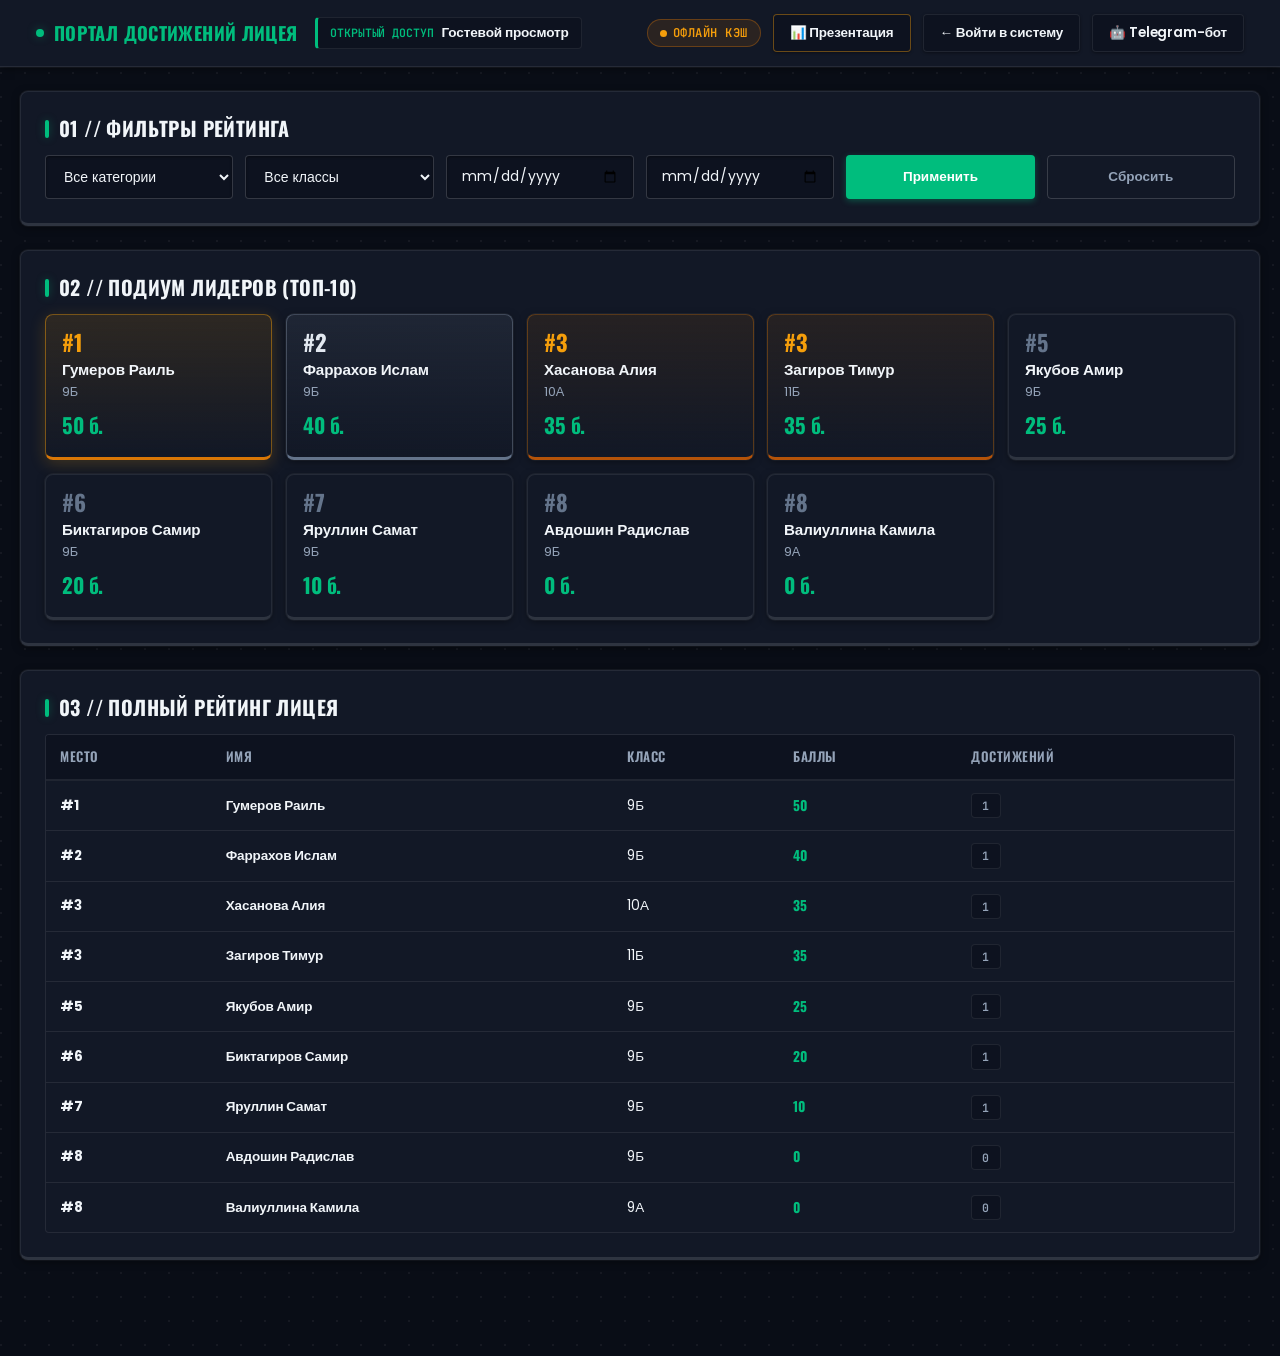
<file: rating.html>
<!DOCTYPE html>
<html lang="ru">
<head>
<meta charset="utf-8">
<meta name="viewport" content="width=device-width, initial-scale=1">
<link rel="stylesheet" href="css/style.css">
<title>Рейтинг учеников</title>
</head>
<body>
  <!-- Шапка (полноразмерная единая плашка) -->
  <header class="top">
    <div class="top-left">
      <a href="index.html" class="brand-title">
        <span class="brand-dot"></span>
        <span>ПОРТАЛ ДОСТИЖЕНИЙ ЛИЦЕЯ</span>
      </a>
      <span class="user-badge" id="whoBadge">
        <span class="role-tag" id="whoRole">РЕЙТИНГ</span>
        <span id="who">Гостевой просмотр</span>
      </span>
    </div>
    <div class="top-right">
      <div id="ratingSyncBadge" class="sync-status-pill sync-online" onclick="Storage.openSyncModal()" title="Синхронизация между устройствами (Онлайн) • Нажмите для настроек" style="cursor:pointer;">БОТ LIVE</div>
      <a href="presentation.html" class="top-nav-btn" style="color:var(--gold); border-color:rgba(245,158,11,0.4);">📊 Презентация</a>
      <a id="backLink" href="student.html" class="top-nav-btn">← Мой кабинет</a>
      <a href="https://t.me/Hobbits22_bot" target="_blank" class="top-nav-btn">🤖 Telegram-бот</a>
      <button id="btnResetDemo" onclick="confirmReset()" class="top-nav-btn warning" hidden>↺ Сбросить демо</button>
      <button id="btnLogout" onclick="Auth.logout()" class="top-nav-btn danger">🚪 Выйти</button>
    </div>
  </header>

  <main class="wrap">
    <!-- Фильтры -->
    <section class="panel">
      <h2>01 // Фильтры рейтинга</h2>
      <div class="row">
        <!-- Категория -->
        <select id="filterCat">
          <option value="">Все категории</option>
          <option value="physics">Физика</option>
          <option value="math">Математика</option>
          <option value="informatics">Информатика</option>
          <option value="project">Проект</option>
          <option value="volunteering">Волонтёрство</option>
        </select>
        <!-- Класс (заполняется динамически) -->
        <select id="filterClass">
          <option value="">Все классы</option>
        </select>
        <!-- Период -->
        <input type="date" id="filterFrom" title="От">
        <input type="date" id="filterTo"   title="До">
        <!-- Кнопки -->
        <button onclick="render()">Применить</button>
        <button class="link" onclick="resetFilters()">Сбросить</button>
      </div>
    </section>

    <!-- Топ-10 -->
    <section class="panel">
      <h2>02 // Подиум лидеров (Топ-10)</h2>
      <div id="top10" class="top-cards"></div>
    </section>

    <!-- Полная таблица рейтинга -->
    <section class="panel">
      <h2>03 // Полный рейтинг лицея</h2>
      <div class="table-wrap">
        <table id="fullRating"></table>
      </div>
    </section>
  </main>

  <script src="data/seed.js"></script>
  <script src="js/storage.js"></script>
  <script src="js/api.js"></script>
  <script src="js/auth.js"></script>
  <script src="js/tilt.js"></script>
  <script src="js/transitions.js"></script>
  <script>
    // Авторизация: пускаем и ученика, и админа, и гостя для открытого рейтинга
    const user = Auth.current();

    // Экранирование HTML-спецсимволов, чтобы текст не ломал вёрстку
    const esc = s => String(s).replace(/[&<>"]/g,
      ch => ({ "&": "&amp;", "<": "&lt;", ">": "&gt;", '"': "&quot;" }[ch]));

    // Названия категорий для отображения
    const CAT_LABELS = {
      physics: "Физика", math: "Математика", informatics: "Информатика",
      project: "Проект", volunteering: "Волонтёрство"
    };

    // Навигация зависит от роли
    (function setupNav() {
      const link = document.getElementById("backLink");
      const who = document.getElementById("who");
      const whoRole = document.getElementById("whoRole");
      const btnLogout = document.getElementById("btnLogout");

      if (!user) {
        link.href = "index.html";
        link.textContent = "← Войти в систему";
        if (who) who.textContent = "Гостевой просмотр";
        if (whoRole) whoRole.textContent = "ОТКРЫТЫЙ ДОСТУП";
        if (btnLogout) btnLogout.style.display = "none";
      } else if (user.role === "admin") {
        link.href = "admin.html";
        link.textContent = "← Админ-панель";
        if (who) who.textContent = user.name;
        if (whoRole) whoRole.textContent = "ЗАВУЧ";
        const btnReset = document.getElementById("btnResetDemo");
        if (btnReset) btnReset.hidden = false;
      } else {
        link.href = "student.html";
        link.textContent = "← Личный кабинет";
        if (who) who.textContent = `${user.name} (${user.class || ""})`;
        if (whoRole) whoRole.textContent = "ЛИЦЕИСТ";
      }
    })();

    function confirmReset() {
      if (confirm("Вы уверены, что хотите сбросить базу данных до начального состояния?")) {
        api.reset();
      }
    }

    // CSS-класс медали для карточки топ-10
    function medalClass(rank) {
      if (rank === 1) return "gold";
      if (rank === 2) return "silver";
      if (rank === 3) return "bronze";
      return "";
    }

    // Сбросить все фильтры и перерисовать
    function resetFilters() {
      document.getElementById("filterCat").value   = "";
      document.getElementById("filterClass").value = "";
      document.getElementById("filterFrom").value  = "";
      document.getElementById("filterTo").value    = "";
      render();
    }

    // Основная функция отрисовки
    function render() {
      // Имя пользователя в шапке
      const whoEl = document.getElementById("who");
      if (whoEl) {
        if (user) {
          whoEl.textContent = user.role === "admin" ? `${user.name} (Завуч)` : `${user.name} (${user.class || ""})`;
        } else {
          whoEl.textContent = "Гостевой просмотр";
        }
      }

      // Собрать фильтры из элементов формы
      const filters = {};
      const cat = document.getElementById("filterCat").value;
      if (cat) filters.category = cat;
      const cls = document.getElementById("filterClass").value;
      if (cls) filters.classFilter = cls;
      const from = document.getElementById("filterFrom").value;
      if (from) filters.from = from;
      const to = document.getElementById("filterTo").value;
      if (to) filters.to = to;

      // Получить отсортированный рейтинг из API
      const board = api.rating.leaderboard(filters);

      // Заполнить выпадающий список классов (сохраняя выбранное значение)
      const classSelect = document.getElementById("filterClass");
      const prevClass = classSelect.value;
      const classes = api.rating.classes();
      classSelect.innerHTML = '<option value="">Все классы</option>' +
        classes.map(c => `<option value="${esc(c)}"${c === prevClass ? " selected" : ""}>${esc(c)}</option>`).join("");

      // --- Топ-10: карточки с местом, именем, классом и баллами ---
      const top = board.slice(0, 10);
      document.getElementById("top10").innerHTML = top.length
        ? top.map(r => `
          <div class="top-card ${medalClass(r.rank)}">
            <div class="place">#${r.rank}</div>
            <div class="name">${esc(r.name)}</div>
            <div class="cls">${esc(r.class)}</div>
            <div class="pts">${r.total} б.</div>
          </div>`).join("")
        : '<p class="hint">Нет данных для отображения</p>';

      // --- Полная таблица рейтинга ---
      const headerRow = "<tr><th>Место</th><th>Имя</th><th>Класс</th><th>Баллы</th><th>Достижений</th></tr>";
      const bodyRows = board.map(r => {
        // Подсветить строку текущего пользователя (если авторизован)
        const isMeClass = (user && r.userId === user.id) ? ' class="me"' : "";
        return `<tr${isMeClass}>
          <td><b>#${r.rank}</b></td>
          <td><b style="color:var(--text-main)">${esc(r.name)}</b></td>
          <td>${esc(r.class)}</td>
          <td><b style="font-family:'Oswald',sans-serif;font-weight:700;color:var(--primary)">${r.total}</b></td>
          <td><span class="tag">${r.count}</span></td>
        </tr>`;
      }).join("");
      document.getElementById("fullRating").innerHTML = headerRow + bodyRows
        || headerRow + '<tr><td colspan="5" class="hint">Нет данных</td></tr>';
    }

    // Первичная отрисовка
    render();

    // Мгновенное обновление при синхронизации с сервером / ботом
    window.addEventListener('lyceum:db-synced', () => {
      render();
    });

    window.addEventListener('lyceum:server-status', (e) => {
      const badge = document.getElementById("ratingSyncBadge");
      if (!badge) return;
      if (e.detail && e.detail.online) {
        badge.textContent = "БОТ LIVE";
        badge.className = "sync-status-pill sync-online";
      } else {
        badge.textContent = "ОФФЛАЙН КЭШ";
        badge.className = "sync-status-pill sync-offline";
      }
    });
  </script>
</body>
</html>
</file>
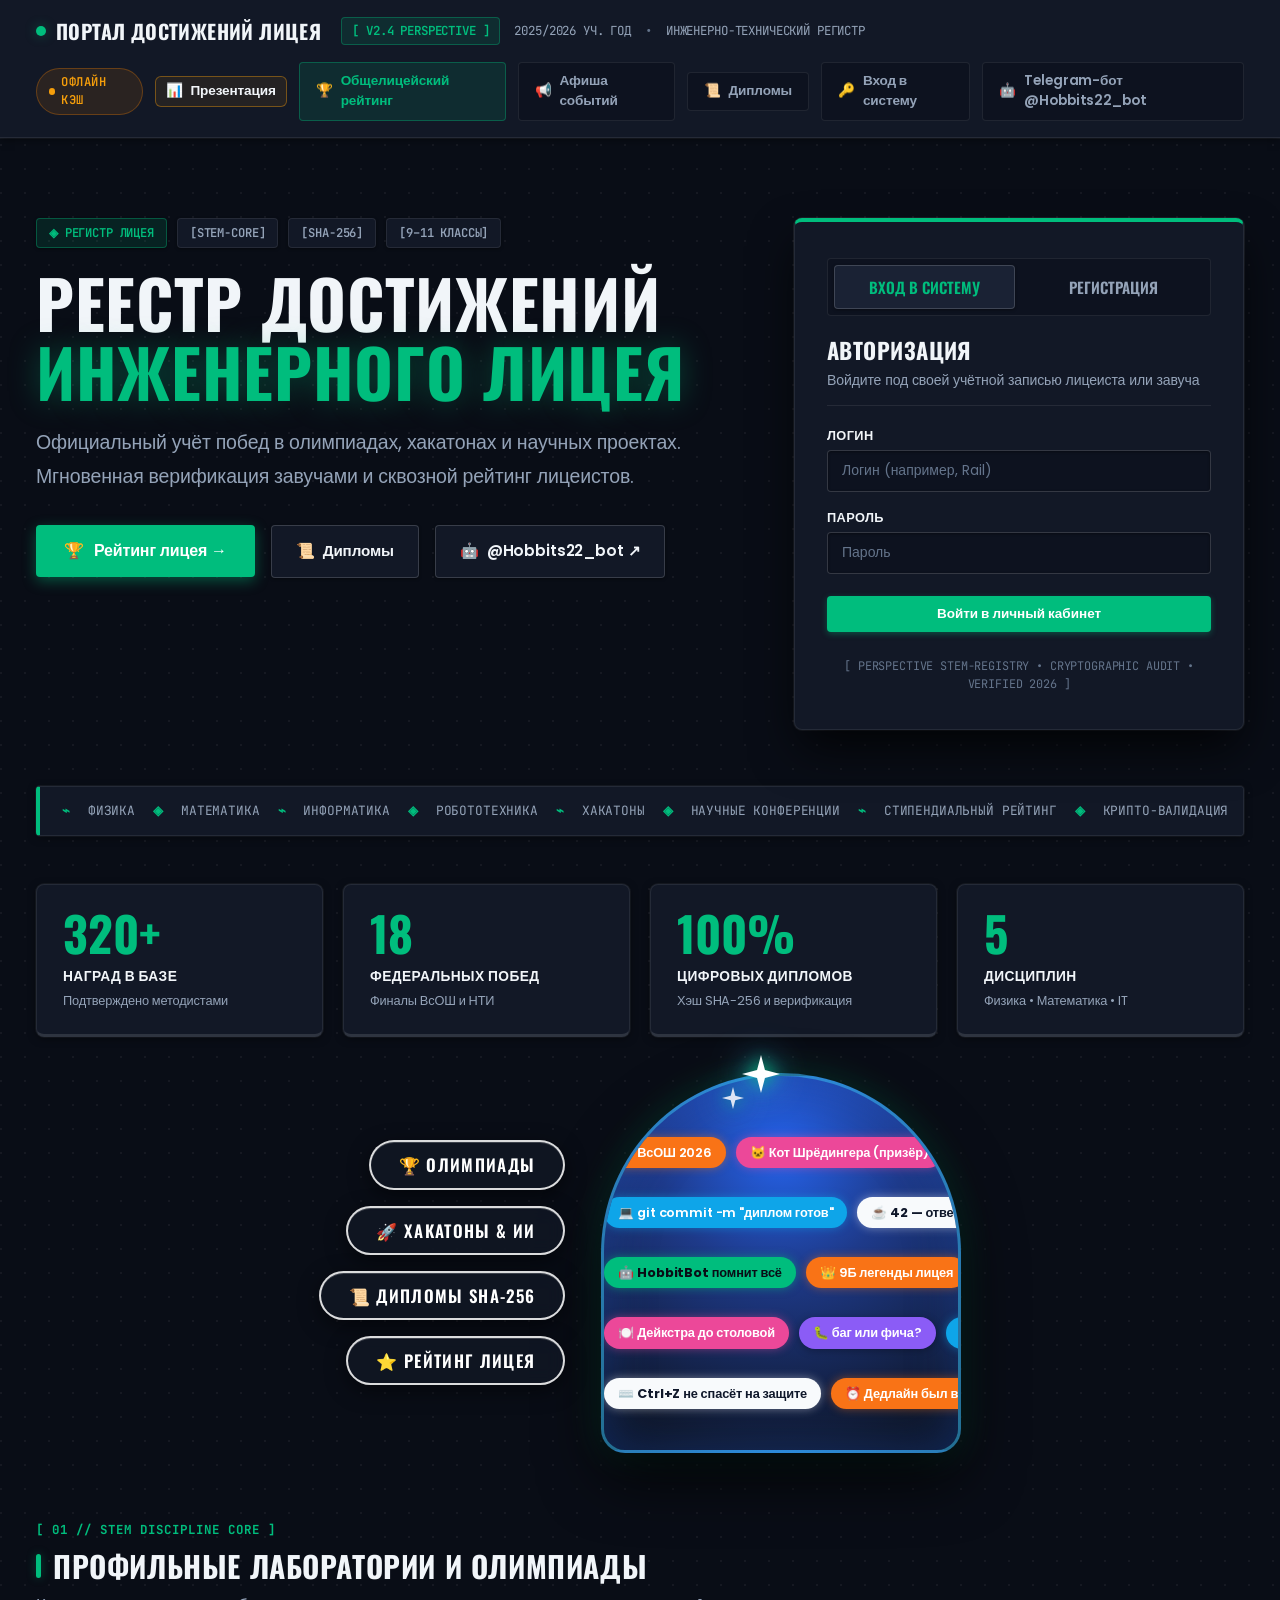
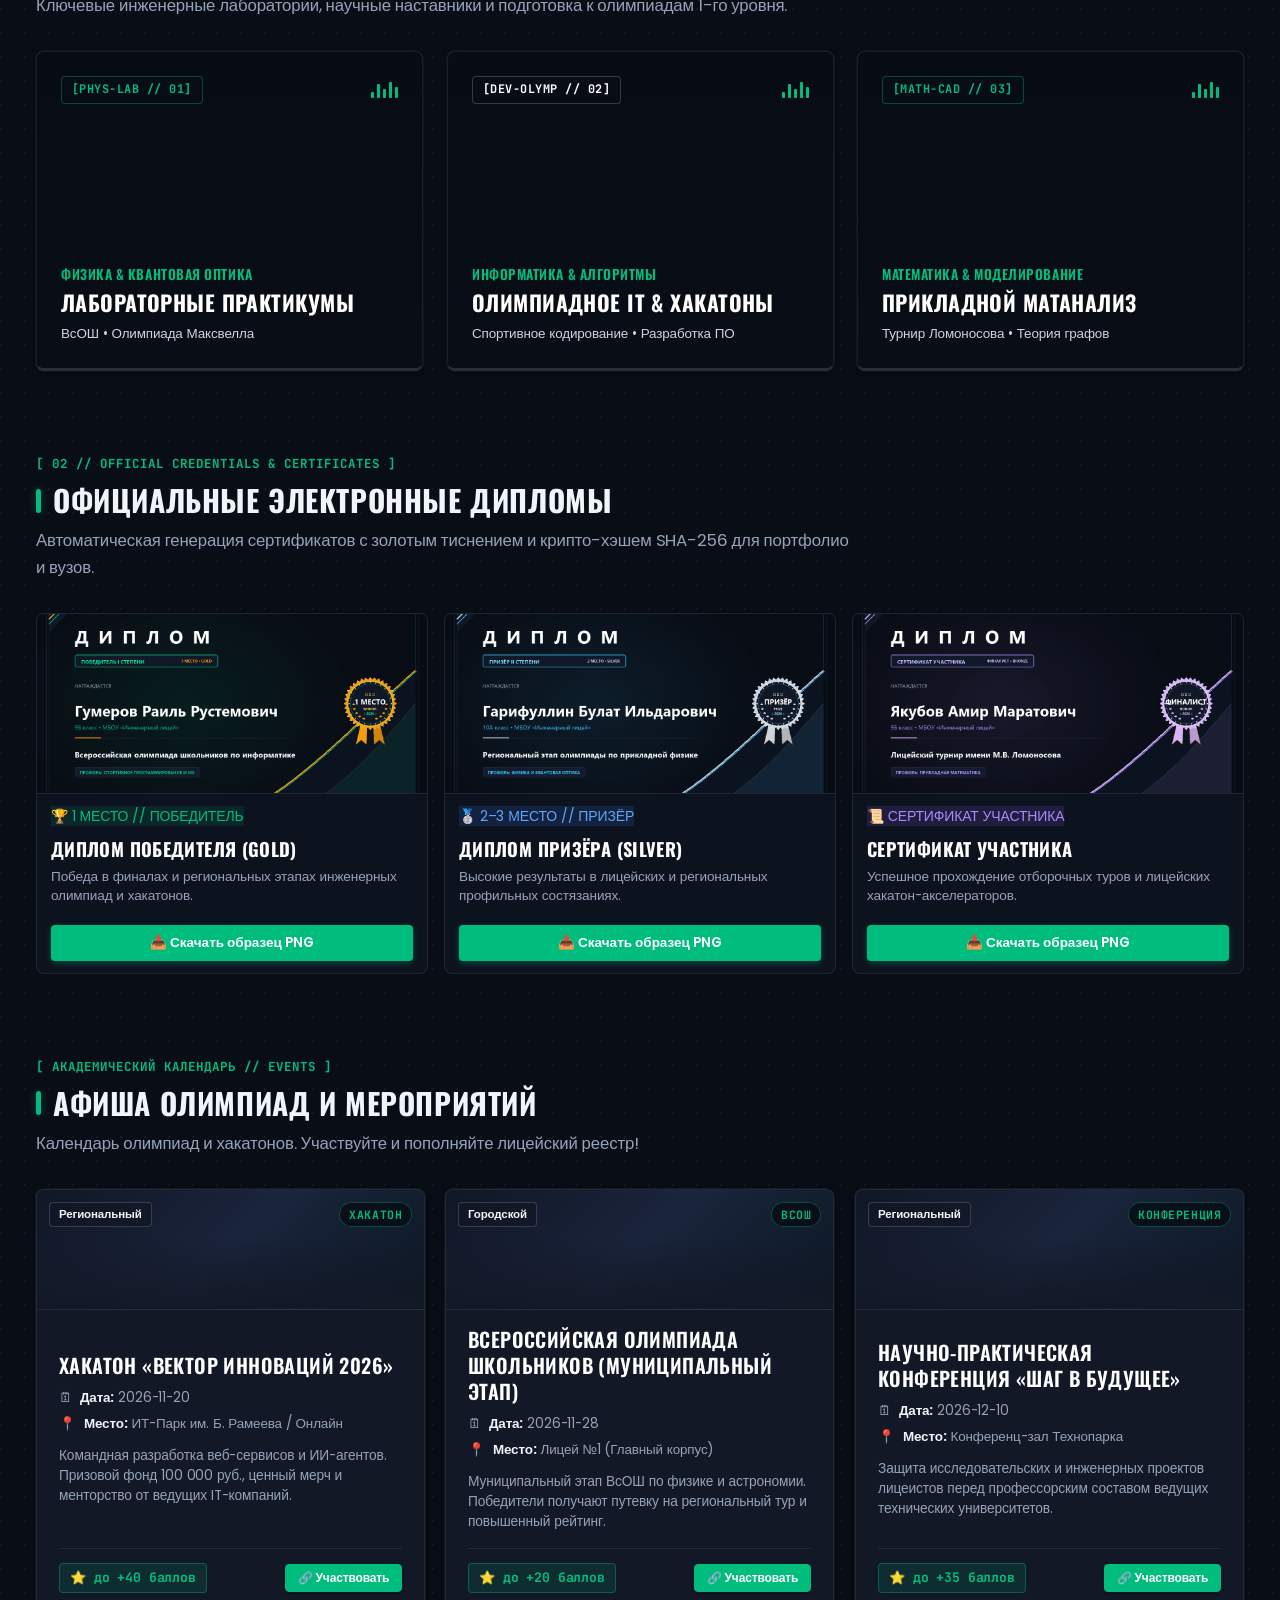
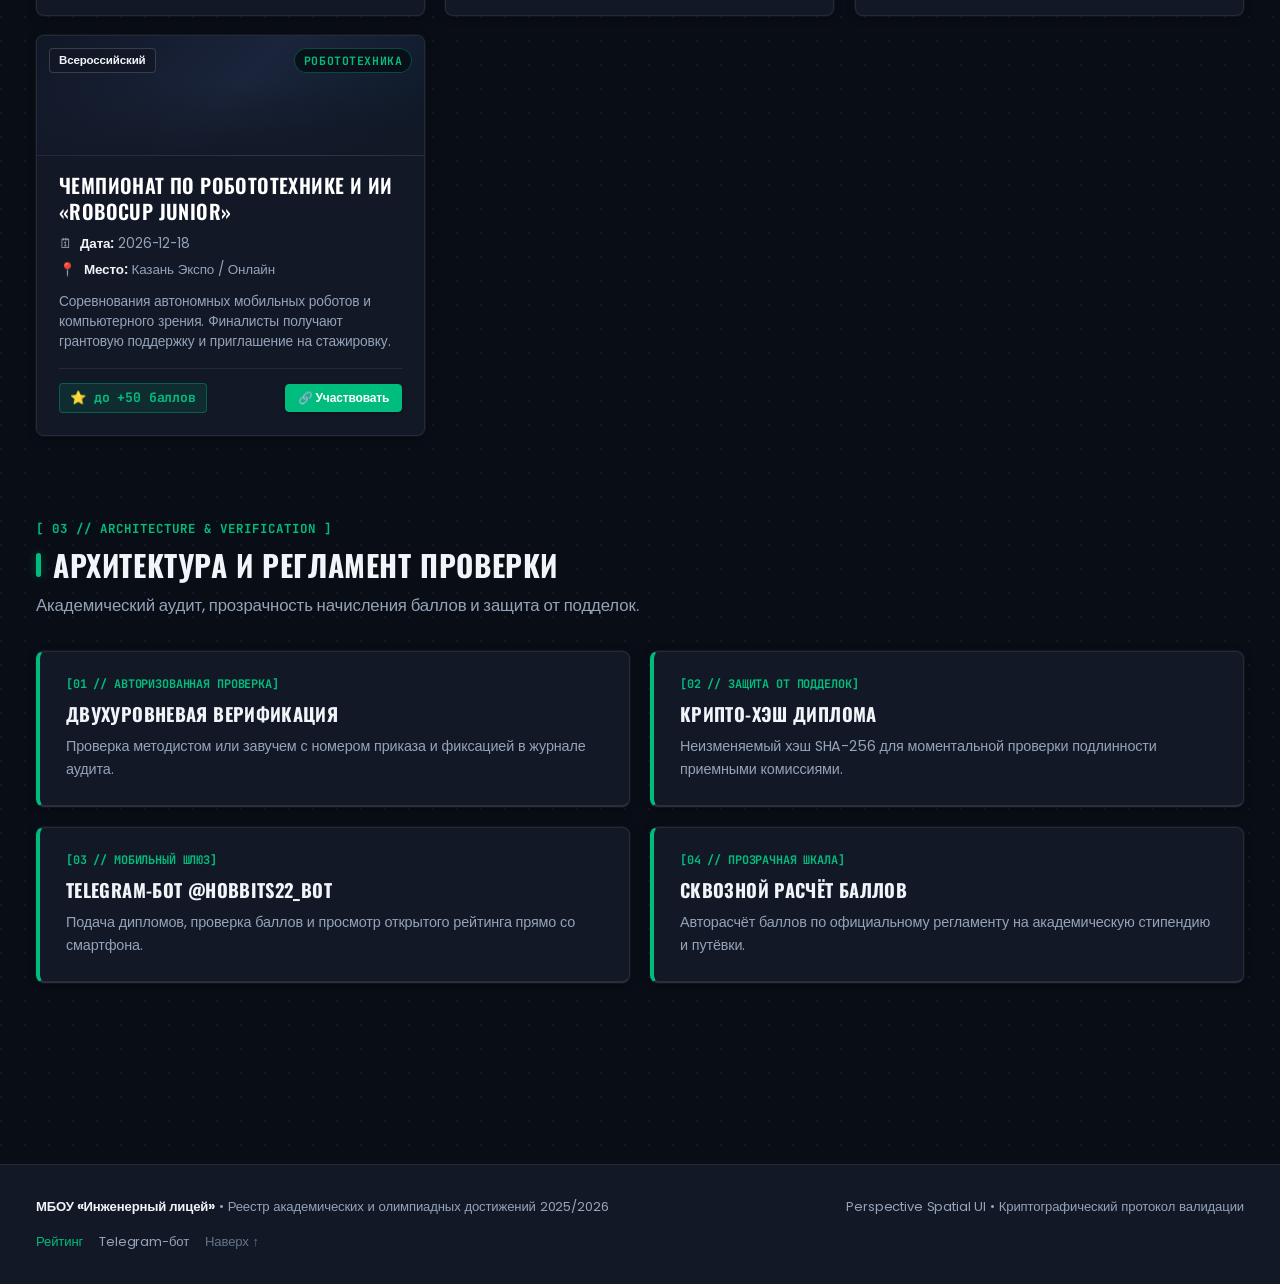
<file: student.html>
<!DOCTYPE html>
<html lang="ru">
<head>
  <meta charset="utf-8">
  <meta name="viewport" content="width=device-width, initial-scale=1">
  <link rel="stylesheet" href="css/style.css">
  <title>Личный кабинет лицеиста — Реестр достижений</title>
</head>
<body>

  <!-- =================================================================
       ВЕРХНЯЯ СТРОКА СТАТУСА (ПОЛНОРАЗМЕРНАЯ ЕДИНАЯ ПЛАШКА)
       ================================================================= -->
  <header class="top">
    <div class="top-left">
      <a href="index.html" class="brand-title">
        <span class="brand-dot"></span>
        <span>ПОРТАЛ ДОСТИЖЕНИЙ ЛИЦЕЯ</span>
      </a>
      <span class="user-badge">
        <span class="role-tag">ЛИЦЕИСТ</span>
        <span id="who">Загрузка...</span>
      </span>
    </div>
    <div class="top-right">
      <div id="studentSyncBadge" class="sync-status-pill sync-online" onclick="Storage.openSyncModal()" title="Синхронизация между устройствами (Онлайн) • Нажмите для настроек" style="cursor:pointer;">
        БОТ ПОДКЛЮЧЁН
      </div>
      <button onclick="forceStudentSync()" class="top-nav-btn" title="Принудительно синхронизировать">
        <span>🔄</span>
        <span>Синхронизировать</span>
      </button>
      <a href="presentation.html" class="top-nav-btn" style="color:var(--gold); border-color:rgba(245,158,11,0.4);">
        <span>📊</span>
        <span>Презентация</span>
      </a>
      <a href="rating.html" class="top-nav-btn">
        <span>🏆</span>
        <span>Общелицейский рейтинг</span>
      </a>
      <a href="https://t.me/Hobbits22_bot" target="_blank" class="top-nav-btn">
        <span>🤖</span>
        <span>Telegram-бот @Hobbits22_bot</span>
      </a>
      <button onclick="Auth.logout()" class="top-nav-btn danger">
        <span>🚪</span>
        <span>Выйти</span>
      </button>
    </div>
  </header>

  <!-- =================================================================
       ОСНОВНОЙ КОНТЕНТ: ЛИЧНЫЙ КАБИНЕТ БЕЗ ХАОСА
       ================================================================= -->
  <main class="wrap">
    
    <!-- Сообщения статуса -->
    <p id="msg" style="margin: 0 0 12px; font-weight:600; font-size:0.9rem;"></p>

    <!-- ── СВОДКА ПРОГРЕССА ЛИЦЕИСТА ── -->
    <section class="panel" style="padding: 24px 28px; margin-bottom: 24px;">
      <div style="display:flex; justify-content:space-between; align-items:center; flex-wrap:wrap; gap:12px; margin-bottom:16px;">
        <h2 style="margin:0;">ЛИЧНЫЙ ПРОГРЕСС И СТИПЕНДИЯ</h2>
        <span class="badge" style="background:var(--primary-light); color:var(--primary); border-color:var(--primary-border);" id="badgeClass">
          9-11 КЛАССЫ
        </span>
      </div>
      <div id="progress-stats"></div>
    </section>

    <!-- ── СЕТКА ФУНКЦИОНАЛЬНЫХ ОКОН (ACTION TILES) С ЭФФЕКТОМ ПЕРЕВЕСА ── -->
    <div style="margin-bottom: 8px;">
      <div class="section-tag">[ ФУНКЦИОНАЛЬНЫЙ ЦЕНТР УПРАВЛЕНИЯ ]</div>
      <h3 style="font-family:'Oswald',sans-serif; font-size:1.35rem; color:#fff; margin:0 0 4px; text-transform:uppercase;">
        ИНСТРУМЕНТЫ И МОДУЛИ
      </h3>
      <p style="font-size:0.88rem; color:var(--text-muted); margin:0;">
        Нажмите на нужный раздел — откроется изолированное контекстное окно без визуального шума.
      </p>
    </div>

    <div class="action-tiles-grid">
      
      <!-- Плитка 1: Подать достижение -->
      <div class="action-tile" onclick="openModal('modalSubmit')" data-tilt>
        <div class="action-tile-top">
          <span class="action-tile-icon">📝</span>
          <span class="action-tile-tag">[ПОДАЧА]</span>
        </div>
        <div>
          <h4 class="action-tile-title">ПОДАТЬ ДОСТИЖЕНИЕ</h4>
          <p class="action-tile-sub">Загрузите диплом или грамоту на проверку завучу с автоматическим расчётом баллов.</p>
        </div>
        <span class="action-tile-arrow">Открыть форму заявки →</span>
      </div>

      <!-- Плитка 2: Официальные дипломы -->
      <div class="action-tile" onclick="openModal('modalDiplomas')" data-tilt>
        <div class="action-tile-top">
          <span class="action-tile-icon">📜</span>
          <span class="action-tile-tag">[ДИПЛОМЫ]</span>
        </div>
        <div>
          <h4 class="action-tile-title">ОФИЦИАЛЬНЫЕ ДИПЛОМЫ</h4>
          <p class="action-tile-sub">3 шаблона Perspective (Победитель, Призёр, Участник) с персональным скачиванием PNG.</p>
        </div>
        <span class="action-tile-arrow">Смотреть образцы →</span>
      </div>

      <!-- Плитка 3: Награды и значки -->
      <div class="action-tile" onclick="openModal('modalBadges')" data-tilt>
        <div class="action-tile-top">
          <span class="action-tile-icon">🎖</span>
          <span class="action-tile-tag">[НАГРАДЫ]</span>
        </div>
        <div>
          <h4 class="action-tile-title">НАГРАДЫ И ЗНАЧКИ</h4>
          <p class="action-tile-sub">Лицейский статус, бейджи за участие в олимпиадах и шкала рангов.</p>
        </div>
        <span class="action-tile-arrow">Посмотреть значки →</span>
      </div>

      <!-- Плитка 4: Академический профиль & Стипендия -->
      <div class="action-tile" onclick="openModal('modalAudit')" data-tilt>
        <div class="action-tile-top">
          <span class="action-tile-icon">🎓</span>
          <span class="action-tile-tag">[СТИПЕНДИЯ]</span>
        </div>
        <div>
          <h4 class="action-tile-title">ПРОФИЛЬ & СТИПЕНДИЯ</h4>
          <p class="action-tile-sub">Квалификация на стипендию лицея и расписание ближайших олимпиад.</p>
        </div>
        <span class="action-tile-arrow">Открыть аудит →</span>
      </div>

      <!-- Плитка 5: Афиша олимпиад и состязаний -->
      <div class="action-tile" onclick="openModal('modalStudentEvents')" data-tilt>
        <div class="action-tile-top">
          <span class="action-tile-icon">📢</span>
          <span class="action-tile-tag" id="tileStudentEventsTag">[4 СОБЫТИЯ]</span>
        </div>
        <div>
          <h4 class="action-tile-title">АФИША ОЛИМПИАД</h4>
          <p class="action-tile-sub">Календарь олимпиад, хакатонов и состязаний с ссылками на участие и баллами.</p>
        </div>
        <span class="action-tile-arrow">Смотреть афиши →</span>
      </div>

    </div>

    <!-- ── БЛИЖАЙШИЕ МЕРОПРИЯТИЯ И ОЛИМПИАДЫ ЛИЦЕЯ ── -->
    <section class="panel" style="margin-top: 14px; margin-bottom: 20px;">
      <div style="display:flex; justify-content:space-between; align-items:center; flex-wrap:wrap; gap:12px; margin-bottom:14px;">
        <div>
          <div class="section-tag">[ АНОНСЫ И ОЛИМПИАДЫ ]</div>
          <h2 style="margin:0;">БЛИЖАЙШИЕ СОБЫТИЯ ЛИЦЕЯ</h2>
          <p style="font-size:0.86rem; color:var(--text-muted); margin:4px 0 0;">
            Участвуйте в состязаниях, набирайте баллы и претендуйте на повышенную стипендию лицея.
          </p>
        </div>
        <button class="top-nav-btn" onclick="openModal('modalStudentEvents')">
          <span>📢</span> <span>Открыть все афиши</span>
        </button>
      </div>
      <div id="studentEventsDashboardList" class="events-grid"></div>
    </section>

    <!-- ── ОСНОВНАЯ ТАБЛИЦА: РЕЕСТР ДОСТИЖЕНИЙ УЧЕНИКА ── -->
    <section class="panel" style="margin-top: 10px;">
      <div style="display:flex; justify-content:space-between; align-items:center; flex-wrap:wrap; gap:12px; margin-bottom:16px;">
        <div>
          <h2 style="margin:0;">РЕЕСТР МОИХ ДОСТИЖЕНИЙ</h2>
          <p style="font-size:0.86rem; color:var(--text-muted); margin:4px 0 0;">
            Полная история ваших наград с номерами подтверждений и кнопкой скачивания защищённого диплома.
          </p>
        </div>
        <div style="display:flex; gap:10px;">
          <button class="top-nav-btn primary" onclick="openModal('modalSubmit')">
            <span>➕</span> <span>Подать достижение</span>
          </button>
          <button class="top-nav-btn" onclick="exportPortfolio()">
            <span>📄</span> <span>Скачать портфолио (PDF)</span>
          </button>
        </div>
      </div>

      <div class="table-wrap">
        <table id="myAchievements"></table>
      </div>
    </section>

  </main>

  <!-- =================================================================
       КОНТЕКСТНЫЕ МОДАЛЬНЫЕ ОКНА (РАЗМЫТИЕ ЗАДНЕГО ФОНА)
       ================================================================= -->

  <!-- 1. Модальное окно: Подать достижение -->
  <div id="modalSubmit" class="context-modal-overlay">
    <div class="context-modal-window">
      <div class="context-modal-header">
        <div>
          <div class="section-tag">[ ВЕРИФИКАЦИОННАЯ ЗАЯВКА ]</div>
          <h2>ПОДАТЬ ДОСТИЖЕНИЕ</h2>
          <p>Заполните форму, и заявка мгновенно поступит завучу на проверку.</p>
        </div>
        <button class="context-modal-close" onclick="closeModal('modalSubmit')">×</button>
      </div>

      <form onsubmit="return addAchievement()">
        <div style="margin-bottom:14px;">
          <label for="achTitle">Название олимпиады или состязания</label>
          <input id="achTitle" placeholder="Например: ВсОШ по физике (региональный этап)" required>
        </div>

        <div class="form-grid" style="margin-bottom:14px;">
          <div>
            <label for="achCategory">Категория предмета</label>
            <select id="achCategory" required>
              <option value="">Выберите предмет…</option>
              <option value="physics">Физика</option>
              <option value="math">Математика</option>
              <option value="informatics">Информатика</option>
              <option value="project">Проект</option>
              <option value="volunteering">Волонтёрство</option>
            </select>
          </div>
          <div>
            <label for="achType">Тип мероприятия</label>
            <select id="achType" required>
              <option value="">Выберите тип…</option>
              <option value="olympiad">Олимпиада</option>
              <option value="competition">Конкурс / Турнир</option>
              <option value="conference">Конференция</option>
              <option value="project">Проект</option>
              <option value="volunteering">Волонтёрство</option>
              <option value="exam">Спецэкзамен</option>
            </select>
          </div>
        </div>

        <div class="form-grid" style="margin-bottom:14px;">
          <div>
            <label for="achLevel">Уровень мероприятия</label>
            <select id="achLevel" required>
              <option value="">Выберите уровень…</option>
              <option value="school">Школьный / Лицейский</option>
              <option value="city">Городской / Муниципальный</option>
              <option value="region">Региональный этап</option>
              <option value="federal">Федеральный этап (ВсОШ)</option>
            </select>
          </div>
          <div>
            <label for="achResult">Занятое место / Результат</label>
            <select id="achResult" required>
              <option value="">Выберите результат…</option>
              <option value="winner">Победитель (1 место)</option>
              <option value="prize">Призёр (2–3 место)</option>
              <option value="participant">Участник</option>
            </select>
          </div>
        </div>

        <div class="form-grid" style="margin-bottom:14px;">
          <div>
            <label for="achDate">Дата проведения</label>
            <input id="achDate" type="date" required>
          </div>
          <div>
            <label for="achFile">Ссылка на скан / грамоту</label>
            <input id="achFile" placeholder="Ссылка на облако или диск (необязательно)">
          </div>
        </div>

        <div style="margin-bottom:18px;">
          <label for="achDesc">Краткие примечания к заявке</label>
          <textarea id="achDesc" rows="2" placeholder="Укажите наставника или номер секции…"></textarea>
        </div>

        <div style="display:flex; justify-content:flex-end; gap:12px;">
          <button type="button" class="top-nav-btn" onclick="closeModal('modalSubmit')">Отмена</button>
          <button type="submit" class="btn btn-primary">Отправить на верификацию →</button>
        </div>
      </form>
    </div>
  </div>

  <!-- 2. Модальное окно: Официальные дипломы -->
  <div id="modalDiplomas" class="context-modal-overlay">
    <div class="context-modal-window wide">
      <div class="context-modal-header">
        <div>
          <div class="section-tag">[ ЭЛЕКТРОННЫЕ СЕРТИФИКАТЫ ]</div>
          <h2>ОФИЦИАЛЬНЫЕ ДИПЛОМЫ ЛИЦЕЯ</h2>
          <p>Скачайте официальный наградной документ высокого разрешения в стиле Perspective с вашим именем:</p>
        </div>
        <button class="context-modal-close" onclick="closeModal('modalDiplomas')">×</button>
      </div>

      <div class="diploma-gallery-grid">
        <!-- 1. Диплом победителя -->
        <div class="diploma-preview-card" data-tilt>
          <img src="assets/diplomas/diploma_winner.png" alt="Диплом победителя">
          <div class="desc">
            <div>
              <b style="font-family:'Oswald',sans-serif;color:var(--primary);font-size:1.05rem;display:block">ДИПЛОМ ПОБЕДИТЕЛЯ (GOLD)</b>
              <span class="hint">1-е место • Изумрудный стиль Perspective</span>
            </div>
            <button type="button" class="btn btn-primary" onclick="downloadDiplomaTemplate('winner')" style="width:100%; justify-content:center;">
              📥 Скачать PNG
            </button>
          </div>
        </div>

        <!-- 2. Диплом призёра -->
        <div class="diploma-preview-card" data-tilt>
          <img src="assets/diplomas/diploma_prize.png" alt="Диплом призёра">
          <div class="desc">
            <div>
              <b style="font-family:'Oswald',sans-serif;color:#38BDF8;font-size:1.05rem;display:block">ДИПЛОМ ПРИЗЁРА (SILVER)</b>
              <span class="hint">2–3 места • Лазурный стиль Perspective</span>
            </div>
            <button type="button" class="btn btn-secondary" onclick="downloadDiplomaTemplate('prize')" style="width:100%; justify-content:center;">
              📥 Скачать PNG
            </button>
          </div>
        </div>

        <!-- 3. Диплом участника -->
        <div class="diploma-preview-card" data-tilt>
          <img src="assets/diplomas/diploma_participant.png" alt="Сертификат участника">
          <div class="desc">
            <div>
              <b style="font-family:'Oswald',sans-serif;color:#A78BFA;font-size:1.05rem;display:block">СЕРТИФИКАТ УЧАСТНИКА</b>
              <span class="hint">Участник олимпиад • Фиолетовый стиль</span>
            </div>
            <button type="button" class="btn btn-secondary" onclick="downloadDiplomaTemplate('participant')" style="width:100%; justify-content:center;">
              📥 Скачать PNG
            </button>
          </div>
        </div>
      </div>
    </div>
  </div>

  <!-- 3. Модальное окно: Значки и геймификация -->
  <div id="modalBadges" class="context-modal-overlay">
    <div class="context-modal-window">
      <div class="context-modal-header">
        <div>
          <div class="section-tag">[ ГЕЙМИФИКАЦИЯ ]</div>
          <h2>НАГРАДЫ И ЛИЦЕЙСКИЙ РАНГ</h2>
          <p>Ваши академические значки и прогресс следующего ранга.</p>
        </div>
        <button class="context-modal-close" onclick="closeModal('modalBadges')">×</button>
      </div>

      <div id="gamification-block"></div>
    </div>
  </div>

  <!-- 4. Модальное окно: Академический профиль & Стипендия -->
  <div id="modalAudit" class="context-modal-overlay">
    <div class="context-modal-window">
      <div class="context-modal-header">
        <div>
          <div class="section-tag">[ АКАДЕМИЧЕСКИЙ АУДИТ ]</div>
          <h2>СТИПЕНДИЯ & КАЛЕНДАРЬ ОЛИМПИАД</h2>
          <p>Проверка условий повышенной академической стипендии лицея.</p>
        </div>
        <button class="context-modal-close" onclick="closeModal('modalAudit')">×</button>
      </div>

      <div id="audit-block"></div>
    </div>
  </div>

  <!-- 5. Модальное окно: Афиша мероприятий и олимпиад -->
  <div id="modalStudentEvents" class="context-modal-overlay">
    <div class="context-modal-window wide">
      <div class="context-modal-header">
        <div>
          <div class="section-tag">[ АКАДЕМИЧЕСКИЙ КАЛЕНДАРЬ ]</div>
          <h2>АФИША МЕРОПРИЯТИЙ И ОЛИМПИАД</h2>
          <p>Актуальные олимпиады, хакатоны и состязания, утверждённые завучем лицея.</p>
        </div>
        <button class="context-modal-close" onclick="closeModal('modalStudentEvents')">×</button>
      </div>

      <div id="studentEventsModalList" class="events-grid"></div>
    </div>
  </div>

  <!-- Подключение скриптов данных, API, дипломов, 3D-перевеса и анимаций -->
  <script src="data/seed.js"></script>
  <script src="js/storage.js"></script>
  <script src="js/api.js"></script>
  <script src="js/auth.js"></script>
  <script src="js/csv.js"></script>
  <script src="js/diploma.js"></script>
  <script src="js/tilt.js"></script>
  <script src="js/transitions.js"></script>

  <script>
    // Защита страницы: только ученик
    const me = Auth.guard("student");

    // Русские названия для отображения
    const CATS     = { physics: "Физика", math: "Математика", informatics: "Информатика", project: "Проект", volunteering: "Волонтёрство" };
    const TYPES    = { olympiad: "Олимпиада", competition: "Конкурс", conference: "Конференция", project: "Проект", volunteering: "Волонтёрство", exam: "Экзамен" };
    const LEVELS   = { school: "Школьный", city: "Городской", region: "Региональный", federal: "Федеральный" };
    const RESULTS  = { winner: "Победитель", prize: "Призёр", participant: "Участник" };
    const STATUSES = { pending: "На проверке", approved: "Подтверждено", rejected: "Отклонено" };

    const esc = s => String(s).replace(/[&<>"]/g,
      ch => ({ "&": "&amp;", "<": "&lt;", ">": "&gt;", '"': "&quot;" }[ch]));

    function say(text, isError) {
      const m = document.getElementById("msg");
      m.textContent = text;
      m.style.color = isError ? "#f87171" : "var(--primary)";
      if (!isError) {
        setTimeout(() => { m.textContent = ""; }, 4000);
      }
    }

    /**
     * Управление контекстными окнами (модальными окнами)
     */
    function openModal(id) {
      const el = document.getElementById(id);
      if (el) {
        el.classList.add('active');
        document.body.style.overflow = 'hidden';
      }
    }

    function closeModal(id) {
      const el = document.getElementById(id);
      if (el) {
        el.classList.remove('active');
        document.body.style.overflow = '';
      }
    }

    // Закрытие модального окна по клику на фон
    document.querySelectorAll('.context-modal-overlay').forEach(overlay => {
      overlay.addEventListener('click', (e) => {
        if (e.target === overlay) {
          overlay.classList.remove('active');
          document.body.style.overflow = '';
        }
      });
    });

    // Закрытие по клавише Escape
    window.addEventListener('keydown', (e) => {
      if (e.key === 'Escape') {
        document.querySelectorAll('.context-modal-overlay.active').forEach(m => {
          m.classList.remove('active');
        });
        document.body.style.overflow = '';
      }
    });

    /**
     * Добавление нового достижения из формы.
     */
    function addAchievement() {
      const title    = document.getElementById("achTitle").value.trim();
      const category = document.getElementById("achCategory").value;
      const type     = document.getElementById("achType").value;
      const level    = document.getElementById("achLevel").value;
      const result   = document.getElementById("achResult").value;
      const date     = document.getElementById("achDate").value;
      const fileUrl  = document.getElementById("achFile").value.trim();
      const desc     = document.getElementById("achDesc").value.trim();

      try {
        api.achievements.create({
          userId:      me.id,
          title:       title,
          category:    category,
          type:        type,
          level:       level,
          result:      result,
          date:        date,
          fileUrl:     fileUrl,
          description: desc
        });

        say("✓ Достижение успешно отправлено на проверку завучу", false);
        closeModal('modalSubmit');

        // Очищаем форму
        document.getElementById("achTitle").value    = "";
        document.getElementById("achCategory").value = "";
        document.getElementById("achType").value     = "";
        document.getElementById("achLevel").value    = "";
        document.getElementById("achResult").value   = "";
        document.getElementById("achDate").value     = "";
        document.getElementById("achFile").value     = "";
        document.getElementById("achDesc").value     = "";

        render();
      } catch (e) {
        say(e.message, true);
      }
      return false;
    }

    /**
     * Экспорт портфолио в PDF
     */
    function exportPortfolio() {
      const s = api.portfolio.summary(me.id);
      const u = s.user;

      const approved = s.allAchievements.filter(a => a.status === "approved");
      const rows = approved.map(a =>
        `<tr>
          <td>${esc(a.title)}</td>
          <td>${CATS[a.category] || a.category}</td>
          <td>${LEVELS[a.level] || a.level}</td>
          <td>${RESULTS[a.result] || a.result}</td>
          <td>${a.points}</td>
          <td>${a.date}</td>
        </tr>`
      ).join("");

      const catRows = Object.keys(CATS).map(key => {
        const c = s.categories[key];
        return `<tr><td>${CATS[key]}</td><td>${c.count}</td><td>${c.points}</td></tr>`;
      }).join("");

      const html = `<!DOCTYPE html>
<html lang="ru">
<head>
<meta charset="utf-8">
<title>Портфолио — ${esc(u.name)}</title>
<style>
  body { font: 13px/1.55 -apple-system, BlinkMacSystemFont, "Segoe UI", Roboto, sans-serif; margin: 30px; color: #0f172a; }
  h1 { font-size: 1.4rem; font-weight: 700; border-bottom: 2px solid #00BD7D; padding-bottom: 8px; margin-bottom: 4px; }
  h2 { font-size: 1.05rem; font-weight: 600; margin-top: 24px; color: #1e293b; border-bottom: 1px solid #e2e8f0; padding-bottom: 4px; }
  table { width: 100%; border-collapse: collapse; margin-top: 8px; }
  th, td { padding: 8px 10px; text-align: left; border-bottom: 1px solid #e2e8f0; font-size: 12px; }
  th { font-weight: 600; color: #64748b; text-transform: uppercase; font-size: 11px; }
  .info { color: #64748b; margin-bottom: 16px; font-size: 13px; }
  .total { font-size: 1.2rem; font-weight: 700; margin-top: 14px; color: #00BD7D; }
  @media print { body { margin: 15px; } }
</style>
</head>
<body>
  <h1>Официальное портфолио достижений лицеиста</h1>
  <p class="info">Ученик: <b>${esc(u.name)}</b> | Класс: <b>${esc(u.class)}</b></p>
  <p class="total">Суммарный подтверждённый балл: ${s.totalPoints}</p>
  <h2>Сводка по категориям</h2>
  <table>
    <tr><th>Категория</th><th>Кол-во</th><th>Баллы</th></tr>
    ${catRows}
  </table>
  <h2>Подтверждённые достижения (${approved.length})</h2>
  <table>
    <tr><th>Достижение</th><th>Категория</th><th>Уровень</th><th>Результат</th><th>Баллы</th><th>Дата</th></tr>
    ${rows}
  </table>
  <script>window.print();<\/script>
</body>
</html>`;

      const w = window.open("", "_blank");
      w.document.write(html);
      w.document.close();
    }

    /**
     * Перерисовка данных страницы
     */
    function render() {
      // Имя и класс в шапке
      document.getElementById("who").textContent = `${me.name} (${me.class})`;
      const badgeCls = document.getElementById("badgeClass");
      if (badgeCls) badgeCls.textContent = `КЛАСС ${me.class}`;

      const s = api.portfolio.summary(me.id);

      // --- Блок прогресса: 4 карточки метрик ---
      let statsHtml = `<div class="stats" style="margin-bottom:16px">
        <div><b>${s.totalPoints}</b><span>суммарных баллов</span></div>
        <div><b>${s.totalAchievements}</b><span>подтверждено наград</span></div>
        <div><b>${s.pending}</b><span>на проверке</span></div>
        <div><b>${s.rejected}</b><span>отклонено</span></div>
      </div>`;

      // Разделы по предметам
      statsHtml += '<div style="display:grid;grid-template-columns:repeat(auto-fit,minmax(150px,1fr));gap:12px">';
      for (const key of Object.keys(CATS)) {
        const c = s.categories[key];
        statsHtml += `<div class="cat-card-item" data-tilt>
          <div style="font-size:0.75rem;font-weight:600;color:var(--text-muted);text-transform:uppercase;letter-spacing:0.04em">${CATS[key]}</div>
          <div style="font-family:'Oswald',sans-serif;font-size:1.45rem;font-weight:700;color:var(--primary);margin:2px 0">${c.points} <span style="font-size:0.75rem;font-family:'Poppins',sans-serif;font-weight:400;color:var(--text-muted)">б.</span></div>
          <div class="hint">${c.count} подтверждено</div>
        </div>`;
      }
      statsHtml += '</div>';
      document.getElementById("progress-stats").innerHTML = statsHtml;

      // --- Модальное окно геймификации ---
      const game = api.gamification.userBadges(me.id);
      let gameHtml = `<div style="margin-bottom:16px">
        <div style="display:flex;justify-content:space-between;align-items:center;margin-bottom:8px">
          <b style="font-family:'Oswald',sans-serif;font-size:1.05rem;text-transform:uppercase;color:var(--text-main)">РАНГ: ${game.level.name} (${game.level.title})</b>
          <span class="badge-mono" style="color:var(--primary);font-size:0.8rem">${s.totalPoints} / ${game.level.nextPoints} Б.</span>
        </div>
        <progress value="${Math.min(s.totalPoints, game.level.nextPoints)}" max="${game.level.nextPoints}"></progress>
      </div>`;

      if (game.badges.length > 0) {
        gameHtml += '<div style="display:flex;gap:10px;flex-wrap:wrap">';
        for (const b of game.badges) {
          gameHtml += `<div style="display:flex;align-items:center;gap:10px;padding:10px 14px;background:var(--surface-sunken);border:1px solid var(--border-subtle);border-radius:var(--radius-sm)" title="${esc(b.desc)}">
            <span style="font-size:1.4rem">${b.icon}</span>
            <div><b style="font-size:.86rem;color:var(--text-main)">${esc(b.title)}</b><br><small class="hint">${esc(b.desc)}</small></div>
          </div>`;
        }
        gameHtml += '</div>';
      } else {
        gameHtml += '<p class="hint">Участвуйте в олимпиадах и турнирах, чтобы открыть бейджи!</p>';
      }
      document.getElementById("gamification-block").innerHTML = gameHtml;

      // --- Модальное окно аудита ---
      const audit = api.academic.audit(me.id);
      let auditHtml = `<div>
        <div style="display:flex;justify-content:space-between;align-items:center;margin-bottom:8px">
          <span style="font-family:'Oswald',sans-serif;font-size:0.95rem;color:var(--text-main);text-transform:uppercase">
            ${audit.scholarshipReady ? '🏆 СТИПЕНДИАЛЬНЫЙ ПОРОГ ПРЕОДОЛЁН' : '📊 КВАЛИФИКАЦИЯ НА СТИПЕНДИЮ'}
          </span>
          <span class="badge-mono" style="color:var(--primary);font-size:0.85rem;font-weight:700">${audit.currentPoints} / ${audit.targetScholarship} б.</span>
        </div>
        <progress value="${Math.min(audit.currentPoints, audit.targetScholarship)}" max="${audit.targetScholarship}"></progress>
        <p style="font-size:0.86rem;color:var(--text-muted);margin:10px 0 16px">
          ${audit.scholarshipReady
            ? 'Повышенная академическая стипендия лицея одобрена на следующий семестр.'
            : `До повышенной академической стипендии осталось набрать <b style="color:var(--primary)">${audit.ptsNeeded} баллов</b>.`}
        </p>

        <div style="border-top:1px solid var(--border-subtle);padding-top:14px;">
          <div style="font-family:'JetBrains Mono',monospace;font-size:0.76rem;color:var(--primary);margin-bottom:10px;font-weight:700">
            [КАЛЕНДАРЬ БЛИЖАЙШИХ ОЛИМПИАД И СОРЕВНОВАНИЙ]:
          </div>
          <div style="display:flex;flex-direction:column;gap:8px">`;

      for (const ev of audit.calendar) {
        auditHtml += `<div style="display:flex;justify-content:space-between;align-items:center;font-size:0.84rem;background:var(--surface-sunken);padding:10px 14px;border-radius:var(--radius-sm);border:1px solid var(--border-subtle)">
          <div>
            <span class="badge-mono" style="color:var(--primary);font-weight:700;margin-right:8px">${ev.date}</span>
            <span style="color:var(--text-main);font-weight:500">${esc(ev.title)}</span>
          </div>
          <span class="badge-mono" style="color:var(--text-muted)">${ev.pts}</span>
        </div>`;
      }

      auditHtml += `</div></div></div>`;
      document.getElementById("audit-block").innerHTML = auditHtml;

      // --- Таблица моих достижений ---
      const achRows = s.allAchievements.map(a => {
        const statusLabel = STATUSES[a.status] || a.status;
        const comment = a.status === "rejected" && a.comment
          ? `<br><small style="color:var(--danger)">Причина: ${esc(a.comment)}</small>` : "";

        const fileLink = a.fileUrl
          ? `<a href="${esc(a.fileUrl)}" target="_blank" style="font-size:.82rem;color:var(--primary);font-weight:600;text-decoration:none">📄 СКАН</a>`
          : `<span class="hint">—</span>`;

        const diplomaBtn = a.status === "approved"
          ? `<button type="button" class="top-nav-btn primary" style="padding:4px 10px;font-size:0.75rem;" onclick="downloadAchDiploma('${a.id}')">📥 Скачать PNG</button>`
          : `<span class="hint">После проверки</span>`;

        return `<tr>
          <td><b style="color:var(--text-main)">${esc(a.title)}</b></td>
          <td><span class="tag ${a.category}">${CATS[a.category] || a.category}</span></td>
          <td>${LEVELS[a.level] || a.level}</td>
          <td><span class="tag ${a.result}">${RESULTS[a.result] || a.result}</span></td>
          <td><b style="font-family:'Oswald',sans-serif;font-size:1.1rem;color:var(--primary)">+${a.points}</b></td>
          <td>${fileLink}</td>
          <td>${diplomaBtn}</td>
          <td><span class="tag ${a.status}">${statusLabel}</span>${comment}</td>
        </tr>`;
      }).join("");

      document.getElementById("myAchievements").innerHTML =
        `<tr><th>Достижение</th><th>Категория</th><th>Уровень</th><th>Результат</th><th>Баллы</th><th>Скан</th><th>Диплом</th><th>Статус</th></tr>` + (achRows || '<tr><td colspan="8" class="hint" style="text-align:center;padding:24px;">Пока нет поданных достижений. Нажмите «Подать достижение», чтобы отправить грамоту.</td></tr>');

      // --- Афиша мероприятий лицея ---
      renderStudentEvents();
    }

    function renderStudentEvents() {
      const list = api.events.list();
      const tag = document.getElementById("tileStudentEventsTag");
      if (tag) tag.textContent = `[${list.length} СОБЫТИЙ]`;

      const renderCard = (ev) => {
        const bannerStyle = ev.imageUrl ? `background-image:url('${esc(ev.imageUrl)}');` : '';
        const hasImgClass = ev.imageUrl ? 'has-img' : '';
        const catName = CATS[ev.category] || esc(ev.category);
        const regBtn = ev.registrationLink ? `<a href="${esc(ev.registrationLink)}" target="_blank" class="top-nav-btn primary" style="padding:4px 10px;font-size:0.75rem;">🔗 Регистрация</a>` : '';

        return `
          <div class="event-poster-card" data-tilt>
            <div class="event-poster-banner ${hasImgClass}" style="${bannerStyle}">
              <span class="event-poster-level-top">${esc(ev.level || 'Региональный')}</span>
              <span class="event-poster-badge-top">${esc(ev.badgeText || 'АФИША')}</span>
            </div>
            <div>
              <span class="tag ${ev.category}" style="margin-bottom:8px; display:inline-block;">${catName}</span>
              <h4 class="event-poster-title">${esc(ev.title)}</h4>
              <div class="event-poster-meta">
                <div class="event-poster-meta-item">
                  <span>🗓</span>
                  <span><b>Дата:</b> ${esc(ev.date)}</span>
                </div>
                <div class="event-poster-meta-item">
                  <span>📍</span>
                  <span><b>Место:</b> ${esc(ev.place || 'Лицей')}</span>
                </div>
              </div>
              <p class="event-poster-desc">${esc(ev.description || 'Подробности состязания уточняйте у куратора.')}</p>
            </div>
            <div class="event-poster-footer">
              <span class="event-poster-points-tag">⭐ ${esc(ev.pointsAward || '+20 б.')}</span>
              <div class="event-poster-actions">
                ${regBtn}
                <button class="top-nav-btn" style="padding:4px 10px;font-size:0.75rem;" onclick="prefillSubmit('${esc(ev.title)}', '${ev.category}')">➕ Подать диплом</button>
              </div>
            </div>
          </div>
        `;
      };

      const dashContainer = document.getElementById("studentEventsDashboardList");
      if (dashContainer) {
        dashContainer.innerHTML = list.slice(0, 3).map(renderCard).join("") || '<p class="hint">Анонсов пока нет.</p>';
      }

      const modalContainer = document.getElementById("studentEventsModalList");
      if (modalContainer) {
        modalContainer.innerHTML = list.map(renderCard).join("") || '<p class="hint">Анонсов пока нет.</p>';
      }

      if (window.initTilt) window.initTilt();
    }

    function prefillSubmit(title, cat) {
      closeModal('modalStudentEvents');
      openModal('modalSubmit');
      document.getElementById('achTitle').value = title;
      if (cat) document.getElementById('achCat').value = cat;
    }

    function forceStudentSync() {
      say("🔄 Синхронизация с ботом...", false);
      api.sync(() => {
        render();
        say("✓ Данные синхронизированы с Telegram-ботом!", false);
      });
    }

    function downloadAchDiploma(id) {
      const ach = api.achievements.get(id);
      if (!ach) return alert("Достижение не найдено");
      DiplomaGenerator.download({
        name: me.name,
        title: ach.title,
        category: ach.category,
        result: ach.result,
        date: ach.date
      });
    }

    function downloadDiplomaTemplate(resultType) {
      const myAchs = api.achievements.list({ userId: me.id });
      const matching = myAchs.find(a => a.result === resultType && a.status === "approved")
        || myAchs.find(a => a.result === resultType)
        || myAchs[0]
        || { title: "Всероссийская олимпиада школьников (ВсОШ)", category: "informatics", date: new Date().toISOString().slice(0, 10) };

      DiplomaGenerator.download({
        name: me.name,
        title: matching.title || "Всероссийская олимпиада школьников (ВсОШ)",
        category: matching.category || "informatics",
        result: resultType,
        date: matching.date || new Date().toISOString().slice(0, 10)
      });
    }

    if (me) render();

    window.addEventListener('lyceum:db-synced', () => {
      if (me) render();
    });

    window.addEventListener('lyceum:server-status', (e) => {
      const badge = document.getElementById("studentSyncBadge");
      if (!badge) return;
      if (e.detail && e.detail.online) {
        badge.textContent = "БОТ LIVE";
        badge.className = "sync-status-pill sync-online";
        badge.title = "Связь с единым сервером и Telegram-ботом активна";
      } else {
        badge.textContent = "ОФФЛАЙН КЭШ";
        badge.className = "sync-status-pill sync-offline";
        badge.title = "Сервер временно недоступен. Запустите run_bot.bat или run_server.bat";
      }
    });
  </script>
</body>
</html>
</file>
<file: css/style.css>
/* =================================================================
   ПОРТАЛ ДОСТИЖЕНИЙ ЛИЦЕЯ — СТИЛЬ: PERSPECTIVE DESIGN SYSTEM (DARK)
   Спецификация: Spatial Depth Design, Isometric Views, High Contrast Dark.
   Шрифты:
     - Display / Заголовки: Oswald (500, 600, 700)
     - Primary / Наборный: Poppins (300, 400, 500, 600, 700)
     - Monospace / Метрики и коды: JetBrains Mono (400, 500, 600)
   Цветовая палитра:
     - Primary / Secondary: #00BD7D (Perspective Emerald Green)
     - Success: #16A34A
     - Warning: #D97706
     - Danger: #DC2626
     - Surface: #121826 (глубокие приподнятые карточки)
     - Surface Raised: #1A2234
     - Surface Sunken: #0D121F (поля ввода, фон заголовков таблиц)
     - Text Main: #F1F5F9 (высококонтрастный белый)
     - Text Muted: #94A3B8
     - Canvas: #090D16 (с пространственной изометрической микро-сеткой)
   Скругления: sm=4px, md=8px
   Шкала отступов: 4 / 8 / 12 / 16 / 24 / 32
   ================================================================= */

@import url('https://fonts.googleapis.com/css2?family=Oswald:wght@500;600;700&family=Poppins:ital,wght@0,300;0,400;0,500;0,600;0,700;1,400&family=JetBrains+Mono:wght@400;500;600;700&display=swap');

:root {
  /* Первичные акцентные токены (Perspective Tokens) */
  --primary: #00BD7D;
  --primary-hover: #00d68f;
  --primary-active: #009e68;
  --primary-light: rgba(0, 189, 125, 0.12);
  --primary-border: rgba(0, 189, 125, 0.35);
  --primary-glow: rgba(0, 189, 125, 0.35);

  --secondary: #00BD7D;
  
  /* Статусные токены */
  --success: #16A34A;
  --success-bg: rgba(22, 163, 74, 0.15);
  --success-border: rgba(22, 163, 74, 0.35);

  --warning: #D97706;
  --warning-bg: rgba(217, 119, 6, 0.15);
  --warning-border: rgba(217, 119, 6, 0.35);

  --danger: #DC2626;
  --danger-bg: rgba(220, 38, 38, 0.15);
  --danger-border: rgba(220, 38, 38, 0.35);

  /* Тёмные высококонтрастные поверхности (Perspective Dark) */
  --bg-canvas: #090D16;
  --surface: #121826;
  --surface-raised: #1A2234;
  --surface-sunken: #0D121F;
  --surface-input: #0D121F;

  /* Типографика */
  --text-main: #F1F5F9;
  --text-muted: #94A3B8;
  --text-subtle: #64748B;
  --text-inverse: #FFFFFF;

  /* Границы */
  --border-subtle: rgba(255, 255, 255, 0.08);
  --border-medium: rgba(255, 255, 255, 0.16);
  --border-focus: #00BD7D;

  /* Скругления из DESIGN.md */
  --radius-sm: 4px;
  --radius-md: 8px;
  --radius-lg: 12px;

  /* Категории дисциплин */
  --cat-phys: #A78BFA;
  --cat-phys-bg: rgba(167, 139, 250, 0.15);
  --cat-math: #00BD7D;
  --cat-math-bg: rgba(0, 189, 125, 0.15);
  --cat-inf: #38BDF8;
  --cat-inf-bg: rgba(56, 189, 248, 0.15);
  --cat-proj: #F472B6;
  --cat-proj-bg: rgba(244, 114, 182, 0.15);
  --cat-vol: #FB923C;
  --cat-vol-bg: rgba(251, 146, 60, 0.15);

  /* Пространственные многоуровневые тени (Spatial Depth Shadows) */
  --shadow-flat: 0 1px 3px rgba(0, 0, 0, 0.4);
  --shadow-card: 0 2px 8px -1px rgba(0, 0, 0, 0.5), 0 0 0 1px rgba(255, 255, 255, 0.06);
  --shadow-hover: 0 14px 28px -4px rgba(0, 0, 0, 0.65), 0 0 0 1px rgba(0, 189, 125, 0.45);
  --shadow-float: 0 22px 48px -6px rgba(0, 0, 0, 0.8), 0 0 0 1px rgba(255, 255, 255, 0.08);
}

* { box-sizing: border-box; }
[hidden] { display: none !important; }

/* ── Базовый тёмный холст с изометрической пространственной микро-сеткой ── */
body {
  margin: 0;
  min-height: 100vh;
  color: var(--text-main);
  font: 14px/1.5 'Poppins', -apple-system, BlinkMacSystemFont, "Segoe UI", Roboto, sans-serif;
  background-color: var(--bg-canvas);
  background-image: radial-gradient(circle at 1px 1px, rgba(255, 255, 255, 0.05) 1px, transparent 0);
  background-size: 24px 24px;
  letter-spacing: -0.01em;
  -webkit-font-smoothing: antialiased;
}

/* Моноширинные технические элементы и метаданные */
code, kbd, samp, pre, .mono, .badge-mono, .metric-val, .tag-code, .hash-code {
  font-family: 'JetBrains Mono', ui-monospace, SFMono-Regular, Menlo, monospace;
}

/* ── Заголовки в стиле Perspective (Display Oswald: чистый, мощный, архитектурный) ── */
h1, h2, h3, h4, .heading-display {
  font-family: 'Oswald', sans-serif;
  font-weight: 700;
  text-transform: uppercase;
  letter-spacing: 0.02em;
  color: var(--text-main);
  margin: 0;
}

h1 {
  font-size: 2.1rem;
  line-height: 1.15;
}

h2 {
  font-size: 1.25rem;
  line-height: 1.25;
  margin-bottom: 14px;
  display: flex;
  align-items: center;
  gap: 10px;
}

h2::before {
  content: "";
  display: inline-block;
  width: 4px;
  height: 18px;
  background: var(--primary);
  border-radius: var(--radius-sm);
  box-shadow: 0 0 8px var(--primary-glow);
}

h3 {
  font-size: 1.05rem;
  line-height: 1.3;
}

/* ── Верхняя панель навигации (Единая полноразмерная плашка для всех страниц) ── */
.top {
  width: 100%;
  padding: 14px 36px;
  display: flex;
  align-items: center;
  justify-content: space-between;
  gap: 16px;
  flex-wrap: wrap;
  background: var(--surface);
  border-bottom: 1px solid var(--border-subtle);
  box-shadow: var(--shadow-card);
  position: relative;
  z-index: 50;
}

.top-left {
  display: flex;
  align-items: center;
  gap: 18px;
  flex-wrap: wrap;
}

.top-right {
  display: flex;
  align-items: center;
  gap: 12px;
  flex-wrap: wrap;
}

.top b, .top .brand-title {
  font-family: 'Oswald', sans-serif;
  font-weight: 700;
  font-size: 1.15rem;
  text-transform: uppercase;
  color: var(--primary);
  letter-spacing: 0.02em;
  display: inline-flex;
  align-items: center;
  gap: 10px;
  text-decoration: none;
}

.top .brand-dot {
  width: 8px;
  height: 8px;
  background: var(--primary);
  border-radius: 50%;
  box-shadow: 0 0 10px var(--primary-glow);
  display: inline-block;
  animation: pulse-dot 2.2s infinite;
}

.top .user-badge {
  display: inline-flex;
  align-items: center;
  gap: 8px;
  padding: 5px 12px;
  background: var(--surface-sunken);
  border: 1px solid var(--border-subtle);
  border-left: 3px solid var(--primary);
  border-radius: var(--radius-sm);
  font-family: 'Poppins', sans-serif;
  font-size: 0.85rem;
  font-weight: 600;
  color: var(--text-main);
}

.top .user-badge .role-tag {
  font-family: 'JetBrains Mono', monospace;
  font-size: 0.72rem;
  color: var(--primary);
  text-transform: uppercase;
}

.top-nav-btn {
  display: inline-flex;
  align-items: center;
  gap: 8px;
  padding: 8px 16px;
  font-size: 0.84rem;
  font-weight: 600;
  font-family: 'Poppins', sans-serif;
  color: var(--text-main);
  text-decoration: none;
  border: 1px solid var(--border-subtle);
  background: var(--surface-sunken);
  border-radius: var(--radius-sm);
  box-shadow: var(--shadow-flat);
  transition: all 0.2s ease;
  cursor: pointer;
}

.top-nav-btn:hover {
  background: var(--surface-raised);
  border-color: var(--primary);
  color: var(--primary);
  transform: translateY(-1px);
  box-shadow: var(--shadow-card);
}

.top-nav-btn.primary {
  background: var(--primary);
  color: #fff;
  border-color: var(--primary);
}
.top-nav-btn.primary:hover {
  background: var(--primary-hover);
  color: #fff;
}

.top-nav-btn.warning {
  color: #f59e0b;
  border-color: rgba(245, 158, 11, 0.35);
  background: rgba(245, 158, 11, 0.08);
}
.top-nav-btn.warning:hover {
  background: rgba(245, 158, 11, 0.2);
  border-color: #f59e0b;
  color: #fbbf24;
}

.top-nav-btn.danger {
  color: #f87171;
  border-color: rgba(239, 68, 68, 0.35);
  background: rgba(239, 68, 68, 0.08);
}
.top-nav-btn.danger:hover {
  background: #ef4444;
  border-color: #ef4444;
  color: #ffffff;
}

/* ── Основной рабочий контейнер ── */
.wrap {
  max-width: 1320px;
  margin: 24px auto;
  padding: 0 20px 48px;
}

/* ── Карточки и секции (.panel) с пространственной глубиной ── */
.panel {
  background: var(--surface);
  border: 1px solid var(--border-subtle);
  border-bottom: 3px solid rgba(255, 255, 255, 0.12);
  border-radius: var(--radius-md);
  padding: 24px;
  margin-bottom: 24px;
  box-shadow: var(--shadow-card);
  transition: transform 0.2s ease, box-shadow 0.2s ease, border-color 0.2s ease;
}

.panel:hover {
  box-shadow: var(--shadow-hover);
  border-bottom-color: var(--primary);
}

/* Сетка панелей (2 колонки) */
.grid {
  display: grid;
  grid-template-columns: 1fr 1fr;
  gap: 20px;
  align-items: stretch;
}

.grid.s {
  grid-template-columns: 1fr 340px;
}

/* ── Сводные метрики администратора (.stats) ── */
.stats {
  display: grid;
  grid-template-columns: repeat(6, 1fr);
  gap: 12px;
  padding: 16px;
}

.stats div {
  padding: 14px;
  border-radius: var(--radius-sm);
  background: var(--surface-sunken);
  border: 1px solid var(--border-subtle);
  border-left: 3px solid var(--primary);
  display: flex;
  flex-direction: column;
  gap: 4px;
  transition: all 0.2s;
}

.stats div:hover {
  background: var(--surface-raised);
  border-color: var(--primary-border);
  box-shadow: var(--shadow-flat);
  transform: translateY(-2px);
}

.stats b {
  font-family: 'Oswald', sans-serif;
  font-size: 1.7rem;
  font-weight: 700;
  color: var(--primary);
  line-height: 1;
}

.stats span {
  font-size: 0.76rem;
  color: var(--text-muted);
  font-weight: 500;
  text-transform: uppercase;
  letter-spacing: 0.02em;
}

/* ── Формы и поля ввода ── */
form {
  display: flex;
  flex-direction: column;
  gap: 14px;
}

.row {
  display: flex;
  gap: 12px;
  flex-wrap: wrap;
}

.row > * {
  flex: 1 1 160px;
}

label {
  display: block;
  font-size: 0.8rem;
  font-weight: 600;
  color: var(--text-main);
  margin-bottom: 5px;
  text-transform: uppercase;
  letter-spacing: 0.03em;
}

input, select, textarea {
  width: 100%;
  padding: 10px 14px;
  background: var(--surface-input);
  border: 1px solid var(--border-medium);
  border-radius: var(--radius-sm);
  font: 14px/1.4 'Poppins', sans-serif;
  color: var(--text-main);
  transition: all 0.15s ease;
  box-shadow: inset 0 1px 3px rgba(0, 0, 0, 0.4);
}

input::placeholder, textarea::placeholder {
  color: var(--text-subtle);
}

input:focus, select:focus, textarea:focus {
  outline: none;
  border-color: var(--primary);
  box-shadow: 0 0 0 3px var(--primary-light), inset 0 1px 2px rgba(0, 0, 0, 0.3);
}

/* Кнопки с объёмной пространственной глубиной */
button {
  padding: 10px 18px;
  background: var(--primary);
  color: #FFFFFF;
  border: none;
  border-radius: var(--radius-sm);
  font: 600 13.5px/1.2 'Poppins', sans-serif;
  cursor: pointer;
  transition: all 0.15s ease;
  box-shadow: 0 2px 6px rgba(0, 189, 125, 0.35);
  display: inline-flex;
  align-items: center;
  justify-content: center;
  gap: 8px;
}

button:hover {
  background: var(--primary-hover);
  transform: translateY(-1px);
  box-shadow: 0 4px 12px rgba(0, 189, 125, 0.45);
}

button:active {
  background: var(--primary-active);
  transform: translateY(0);
}

button.link {
  background: transparent;
  color: var(--text-muted);
  box-shadow: none;
  border: 1px solid var(--border-medium);
}

button.link:hover {
  background: var(--surface-sunken);
  color: var(--text-main);
  border-color: var(--text-main);
  transform: none;
  box-shadow: var(--shadow-flat);
}

button.reject, button.btn-reject {
  background: var(--danger);
  box-shadow: 0 2px 6px rgba(220, 38, 38, 0.35);
}

button.reject:hover, button.btn-reject:hover {
  background: #B91C1C;
  box-shadow: 0 4px 12px rgba(220, 38, 38, 0.45);
}

button.approve, button.btn-approve {
  background: var(--success);
  box-shadow: 0 2px 6px rgba(22, 163, 74, 0.35);
}

button.approve:hover, button.btn-approve:hover {
  background: #15803D;
  box-shadow: 0 4px 12px rgba(22, 163, 74, 0.45);
}

/* ── Таблицы с чётким пространственным контрастом ── */
.table-wrap {
  width: 100%;
  overflow-x: auto;
  border: 1px solid var(--border-subtle);
  border-radius: var(--radius-sm);
  background: var(--surface);
}

table {
  width: 100%;
  border-collapse: separate;
  border-spacing: 0;
  font-size: 13.5px;
}

th {
  background: var(--surface-sunken);
  color: var(--text-muted);
  font-family: 'Oswald', sans-serif;
  font-size: 0.82rem;
  font-weight: 600;
  letter-spacing: 0.04em;
  text-transform: uppercase;
  padding: 12px 14px;
  text-align: left;
  border-bottom: 2px solid var(--border-subtle);
}

td {
  padding: 12px 14px;
  border-bottom: 1px solid var(--border-subtle);
  color: var(--text-main);
  vertical-align: middle;
}

tr:last-child td {
  border-bottom: none;
}

tr:hover td {
  background: rgba(0, 189, 125, 0.04);
}

tr.me td {
  background: rgba(0, 189, 125, 0.1) !important;
  font-weight: 600;
}

tr.me td:first-child {
  border-left: 3px solid var(--primary);
}

/* ── Бейджи и теги (.tag) ── */
.tag {
  display: inline-flex;
  align-items: center;
  padding: 3px 10px;
  border-radius: var(--radius-sm);
  font-family: 'JetBrains Mono', monospace;
  font-size: 0.72rem;
  font-weight: 600;
  letter-spacing: 0.02em;
  background: var(--surface-sunken);
  color: var(--text-muted);
  border: 1px solid var(--border-subtle);
}

/* Статусы */
.tag.approved, .tag.winner {
  background: var(--success-bg);
  color: #4ade80;
  border-color: var(--success-border);
}

.tag.pending, .tag.prize {
  background: var(--warning-bg);
  color: #fbbf24;
  border-color: var(--warning-border);
}

.tag.rejected {
  background: var(--danger-bg);
  color: #f87171;
  border-color: var(--danger-border);
}

.tag.participant {
  background: rgba(148, 163, 184, 0.12);
  color: var(--text-muted);
  border-color: var(--border-subtle);
}

/* Предметы */
.tag.physics { background: var(--cat-phys-bg); color: var(--cat-phys); border-color: rgba(167, 139, 250, 0.3); }
.tag.math { background: var(--cat-math-bg); color: var(--cat-math); border-color: var(--primary-border); }
.tag.informatics { background: var(--cat-inf-bg); color: var(--cat-inf); border-color: rgba(56, 189, 248, 0.3); }
.tag.project { background: var(--cat-proj-bg); color: var(--cat-proj); border-color: rgba(244, 114, 182, 0.3); }
.tag.volunteering { background: var(--cat-vol-bg); color: var(--cat-vol); border-color: rgba(251, 146, 60, 0.3); }

/* ── Прогресс-бар ── */
progress {
  width: 100%;
  height: 8px;
  appearance: none;
  -webkit-appearance: none;
  border: 0;
  border-radius: var(--radius-sm);
  overflow: hidden;
  background: var(--surface-sunken);
}

progress::-webkit-progress-bar { background: var(--surface-sunken); }
progress::-webkit-progress-value {
  background: linear-gradient(90deg, var(--primary) 0%, #10B981 100%);
  border-radius: var(--radius-sm);
}
progress::-moz-progress-bar {
  background: linear-gradient(90deg, var(--primary) 0%, #10B981 100%);
  border-radius: var(--radius-sm);
}

/* ── Подиум рейтинга Топ-10 (Spatial 3D Isometric Cards) ── */
.top-cards {
  display: grid;
  grid-template-columns: repeat(auto-fill, minmax(200px, 1fr));
  gap: 14px;
}

.top-card {
  padding: 16px;
  border-radius: var(--radius-md);
  background: var(--surface);
  border: 1px solid var(--border-subtle);
  border-bottom: 3px solid rgba(255, 255, 255, 0.12);
  box-shadow: var(--shadow-card);
  transition: all 0.2s ease;
  position: relative;
}

.top-card:hover {
  transform: translateY(-4px);
  box-shadow: var(--shadow-hover);
  border-bottom-color: var(--primary);
}

.top-card .place {
  font-family: 'Oswald', sans-serif;
  font-size: 1.4rem;
  font-weight: 700;
  color: var(--text-subtle);
  line-height: 1;
}

.top-card .name {
  font-weight: 600;
  font-size: 0.95rem;
  margin-top: 6px;
  color: var(--text-main);
}

.top-card .cls {
  color: var(--text-muted);
  font-size: 0.8rem;
}

.top-card .pts {
  margin-top: 8px;
  font-family: 'Oswald', sans-serif;
  font-weight: 700;
  font-size: 1.3rem;
  color: var(--primary);
}

.top-card.gold {
  border-color: rgba(245, 158, 11, 0.45);
  border-bottom: 3px solid #D97706;
  background: linear-gradient(180deg, rgba(245, 158, 11, 0.12) 0%, #121826 100%);
  box-shadow: 0 4px 16px rgba(245, 158, 11, 0.2);
}
.top-card.gold .place { color: #F59E0B; }

.top-card.silver {
  border-color: rgba(148, 163, 184, 0.35);
  border-bottom: 3px solid #64748B;
  background: linear-gradient(180deg, rgba(148, 163, 184, 0.1) 0%, #121826 100%);
}
.top-card.silver .place { color: #E2E8F0; }

.top-card.bronze {
  border-color: rgba(217, 119, 6, 0.35);
  border-bottom: 3px solid #B45309;
  background: linear-gradient(180deg, rgba(217, 119, 6, 0.1) 0%, #121826 100%);
}
.top-card.bronze .place { color: #F59E0B; }

/* ── Карточки категорий (.cat-cards / .cat-card-item) ── */
.cat-cards {
  display: grid;
  grid-template-columns: repeat(auto-fill, minmax(180px, 1fr));
  gap: 12px;
  margin-top: 14px;
}

.cat-card-item {
  padding: 14px 16px;
  background: var(--surface-sunken);
  border: 1px solid var(--border-subtle);
  border-radius: var(--radius-sm);
  border-left: 3px solid var(--primary);
  transition: all 0.2s ease;
}

.cat-card-item:hover {
  background: var(--surface-raised);
  box-shadow: var(--shadow-flat);
  transform: translateY(-2px);
}

.hint {
  font-size: 0.8rem;
  color: var(--text-muted);
}

/* =================================================================
   ЛЕНДИНГ И АВТОРИЗАЦИЯ (EXPANSIVE PERSPECTIVE SPATIAL SHOWCASE DARK)
   ================================================================= */
body.login {
  display: block;
  min-height: 100vh;
  padding: 0;
  margin: 0;
  background-color: var(--bg-canvas);
  background-image: radial-gradient(circle at 1px 1px, rgba(255, 255, 255, 0.05) 1px, transparent 0);
  background-size: 24px 24px;
}

/* Верхняя полоса статуса */
.landing-topbar {
  display: flex;
  justify-content: space-between;
  align-items: center;
  flex-wrap: wrap;
  gap: 16px;
  padding: 16px 36px;
  background: var(--surface);
  border-bottom: 1px solid var(--border-subtle);
  box-shadow: var(--shadow-card);
  position: relative;
}

.landing-topbar-left {
  display: flex;
  align-items: center;
  gap: 20px;
}

.brand-badge {
  display: inline-flex;
  align-items: center;
  gap: 10px;
  font-family: 'Oswald', sans-serif;
  font-weight: 700;
  font-size: 1.25rem;
  color: var(--text-main);
  letter-spacing: 0.02em;
}

.brand-badge .dot {
  width: 10px;
  height: 10px;
  border-radius: 50%;
  background: var(--primary);
  box-shadow: 0 0 12px var(--primary-glow);
}

.topbar-meta {
  display: flex;
  align-items: center;
  gap: 14px;
  font-family: 'JetBrains Mono', monospace;
  font-size: 0.78rem;
  color: var(--text-muted);
}

.topbar-meta .badge {
  background: var(--primary-light);
  border: 1px solid var(--primary-border);
  padding: 4px 10px;
  border-radius: var(--radius-sm);
  color: var(--primary);
  font-weight: 600;
}

.landing-topbar-nav {
  display: flex;
  align-items: center;
  gap: 12px;
}

.landing-topbar-right {
  display: flex;
  align-items: center;
  gap: 12px;
}

.topbar-link {
  color: var(--text-muted);
  text-decoration: none;
  font-size: 0.85rem;
  font-weight: 600;
  display: inline-flex;
  align-items: center;
  gap: 8px;
  padding: 8px 16px;
  border-radius: var(--radius-sm);
  border: 1px solid var(--border-subtle);
  background: var(--surface-sunken);
  transition: all 0.2s;
}

.topbar-link:hover {
  color: var(--text-main);
  border-color: var(--primary);
  background: var(--surface-raised);
  box-shadow: var(--shadow-flat);
  transform: translateY(-1px);
}

.topbar-link.highlight {
  color: var(--primary);
  border-color: var(--primary-border);
  background: var(--primary-light);
}

/* Просторный контейнер лендинга */
.landing-wrap {
  max-width: 1440px;
  margin: 0 auto;
  padding: 48px 36px 96px;
}

/* ── Разреженные секции лендинга ── */
.landing-section {
  margin-bottom: 84px;
}

.section-header {
  margin-bottom: 32px;
}

.section-tag {
  font-family: 'JetBrains Mono', monospace;
  font-size: 0.78rem;
  font-weight: 700;
  color: var(--primary);
  text-transform: uppercase;
  letter-spacing: 0.08em;
  margin-bottom: 8px;
  display: flex;
  align-items: center;
  gap: 8px;
}

.section-title {
  font-family: 'Oswald', sans-serif;
  font-weight: 700;
  font-size: 1.85rem;
  text-transform: uppercase;
  letter-spacing: 0.02em;
  color: var(--text-main);
  display: flex;
  align-items: center;
  gap: 12px;
  margin: 0 0 8px;
}

.section-title::before {
  content: "";
  display: inline-block;
  width: 5px;
  height: 24px;
  background: var(--primary);
  border-radius: var(--radius-sm);
  box-shadow: 0 0 10px var(--primary-glow);
}

.section-sub {
  font-size: 1.05rem;
  line-height: 1.6;
  color: var(--text-muted);
  max-width: 820px;
  margin: 0;
}

/* ── Главный геройский блок (Hero) ── */
.hero-block {
  padding: 32px 0 48px;
}

.hero-top-grid {
  display: grid;
  grid-template-columns: 1fr 450px;
  gap: 52px;
  align-items: start;
  margin-bottom: 56px;
}

.hero-tag-row {
  display: flex;
  align-items: center;
  gap: 10px;
  flex-wrap: wrap;
  margin-bottom: 20px;
}

.hero-tag {
  font-family: 'JetBrains Mono', monospace;
  font-size: 0.76rem;
  font-weight: 600;
  padding: 5px 12px;
  border-radius: var(--radius-sm);
  background: var(--surface);
  border: 1px solid var(--border-subtle);
  color: var(--text-muted);
  text-transform: uppercase;
  box-shadow: var(--shadow-flat);
}

.hero-tag.lime {
  background: var(--primary-light);
  border-color: var(--primary-border);
  color: var(--primary);
}

.hero-display-title {
  font-family: 'Oswald', sans-serif;
  font-weight: 700;
  font-size: clamp(2.8rem, 5.2vw, 4.4rem);
  line-height: 1.04;
  letter-spacing: 0.01em;
  text-transform: uppercase;
  color: var(--text-main);
  margin: 0 0 20px;
}

.hero-display-title span.lime {
  color: var(--primary);
  text-shadow: 0 0 30px rgba(0, 189, 125, 0.35);
}

.hero-lead {
  font-size: 1.22rem;
  line-height: 1.7;
  color: var(--text-muted);
  max-width: 900px;
  margin: 0 0 32px;
}

/* Кнопки призыва к действию в Hero */
.hero-actions {
  display: flex;
  gap: 16px;
  flex-wrap: wrap;
  align-items: center;
  margin-bottom: 48px;
}

.btn-hero-primary {
  padding: 14px 28px;
  font-size: 1rem;
  font-weight: 600;
  border-radius: var(--radius-sm);
  background: var(--primary);
  color: #FFFFFF;
  text-decoration: none;
  display: inline-flex;
  align-items: center;
  gap: 10px;
  box-shadow: 0 4px 14px rgba(0, 189, 125, 0.4);
  transition: all 0.2s;
}

.btn-hero-primary:hover {
  background: var(--primary-hover);
  transform: translateY(-2px);
  box-shadow: 0 6px 20px rgba(0, 189, 125, 0.5);
  color: #fff;
}

.btn-hero-secondary {
  padding: 14px 24px;
  font-size: 0.95rem;
  font-weight: 600;
  border-radius: var(--radius-sm);
  background: var(--surface);
  border: 1px solid var(--border-medium);
  color: var(--text-main);
  text-decoration: none;
  display: inline-flex;
  align-items: center;
  gap: 8px;
  box-shadow: var(--shadow-flat);
  transition: all 0.2s;
}

.btn-hero-secondary:hover {
  background: var(--surface-raised);
  border-color: var(--primary);
  color: var(--primary);
  transform: translateY(-2px);
  box-shadow: var(--shadow-card);
}

/* Символьная строка (Perspective Ribbon) */
.symbol-strip {
  display: flex;
  align-items: center;
  gap: 18px;
  padding: 14px 22px;
  background: var(--surface);
  border: 1px solid var(--border-subtle);
  border-left: 4px solid var(--primary);
  border-radius: var(--radius-sm);
  font-family: 'JetBrains Mono', monospace;
  font-size: 0.8rem;
  color: var(--text-muted);
  box-shadow: var(--shadow-card);
  overflow-x: auto;
  white-space: nowrap;
  margin-bottom: 48px;
}

.symbol-strip span.sym {
  color: var(--primary);
  font-weight: 700;
}

/* ── Большие метрики платформы (Grand Metrics Grid) ── */
.landing-metrics {
  display: grid;
  grid-template-columns: repeat(4, 1fr);
  gap: 20px;
}

.metric-card {
  padding: 24px 26px;
  border-radius: var(--radius-md);
  background: var(--surface);
  border: 1px solid var(--border-subtle);
  border-bottom: 3px solid rgba(255, 255, 255, 0.12);
  box-shadow: var(--shadow-card);
  transition: all 0.25s;
}

.metric-card:hover {
  border-bottom-color: var(--primary);
  transform: translateY(-4px);
  box-shadow: var(--shadow-hover);
}

.metric-number {
  font-family: 'Oswald', sans-serif;
  font-weight: 700;
  font-size: 3rem;
  color: var(--primary);
  line-height: 1;
}

.metric-label {
  font-size: 0.86rem;
  color: var(--text-main);
  font-weight: 600;
  margin-top: 10px;
  text-transform: uppercase;
  letter-spacing: 0.03em;
}

.metric-sub {
  font-size: 0.8rem;
  color: var(--text-muted);
  margin-top: 4px;
  line-height: 1.45;
}

/* ── Фото-витрина (Expansive Perspective 3D Photo Showcase) ── */
.photo-showcase {
  display: grid;
  grid-template-columns: repeat(3, 1fr);
  gap: 24px;
}

.photo-card {
  position: relative;
  height: 320px;
  border-radius: var(--radius-md);
  overflow: hidden;
  border: 1px solid var(--border-subtle);
  border-bottom: 3px solid rgba(255, 255, 255, 0.14);
  background-color: #070B14;
  background-size: cover;
  background-position: center;
  display: flex;
  flex-direction: column;
  justify-content: space-between;
  padding: 24px;
  box-shadow: var(--shadow-card);
  transition: transform 0.25s ease, box-shadow 0.25s ease, border-color 0.25s ease;
}

.photo-card::before {
  content: "";
  position: absolute;
  inset: 0;
  background: linear-gradient(180deg, rgba(9, 13, 22, 0.25) 0%, rgba(9, 13, 22, 0.95) 100%);
  z-index: 1;
}

.photo-card:hover {
  transform: translateY(-6px);
  border-color: var(--primary);
  border-bottom-color: var(--primary);
  box-shadow: var(--shadow-hover);
}

.photo-card > * {
  position: relative;
  z-index: 2;
}

.photo-card-top {
  display: flex;
  justify-content: space-between;
  align-items: center;
}

.photo-badge {
  font-family: 'JetBrains Mono', monospace;
  font-size: 0.74rem;
  font-weight: 700;
  padding: 4px 10px;
  border-radius: var(--radius-sm);
  background: rgba(9, 13, 22, 0.85);
  border: 1px solid rgba(255, 255, 255, 0.18);
  color: #fff;
  letter-spacing: 0.04em;
}

.photo-badge.lime {
  color: var(--primary);
  border-color: var(--primary-border);
}

.soundwave {
  display: flex;
  align-items: flex-end;
  gap: 3px;
  height: 16px;
}

.soundwave span {
  width: 3px;
  background: var(--primary);
  border-radius: 1px;
}
.soundwave span:nth-child(1) { height: 6px; }
.soundwave span:nth-child(2) { height: 14px; }
.soundwave span:nth-child(3) { height: 9px; }
.soundwave span:nth-child(4) { height: 16px; }
.soundwave span:nth-child(5) { height: 11px; }

.photo-card-bottom {
  display: flex;
  flex-direction: column;
  gap: 6px;
}

.photo-category {
  font-family: 'Oswald', sans-serif;
  font-size: 0.85rem;
  font-weight: 600;
  color: var(--primary);
  text-transform: uppercase;
  letter-spacing: 0.04em;
}

.photo-title {
  font-family: 'Oswald', sans-serif;
  font-size: 1.35rem;
  font-weight: 700;
  color: #FFFFFF;
  line-height: 1.2;
  margin: 0;
  text-transform: uppercase;
}

.photo-meta {
  font-size: 0.84rem;
  color: #CBD5E1;
  margin-top: 2px;
}

/* ── Архитектурные столпы (Pillars 2x2 spacious grid) ── */
.pillars-grid {
  display: grid;
  grid-template-columns: repeat(2, 1fr);
  gap: 20px;
}

.pillar-card {
  padding: 24px 26px;
  border-radius: var(--radius-md);
  background: var(--surface);
  border: 1px solid var(--border-subtle);
  border-left: 4px solid var(--primary);
  border-bottom: 2px solid rgba(255, 255, 255, 0.1);
  box-shadow: var(--shadow-card);
  transition: all 0.2s;
}

.pillar-card:hover {
  box-shadow: var(--shadow-hover);
  transform: translateY(-3px);
}

.pillar-code {
  font-family: 'JetBrains Mono', monospace;
  font-size: 0.74rem;
  color: var(--primary);
  font-weight: 700;
  margin-bottom: 6px;
}

.pillar-title {
  font-family: 'Oswald', sans-serif;
  font-size: 1.15rem;
  font-weight: 700;
  color: var(--text-main);
  margin: 0 0 8px;
  text-transform: uppercase;
}

.pillar-text {
  font-size: 0.9rem;
  color: var(--text-muted);
  line-height: 1.6;
  margin: 0;
}

/* ── Центрированная просторная станция авторизации (#auth) ── */
.auth-section-wrap {
  max-width: 680px;
  margin: 0 auto;
}

.auth-panel {
  background: var(--surface);
  border: 1px solid var(--border-subtle);
  border-top: 4px solid var(--primary);
  border-radius: var(--radius-md);
  padding: 36px 32px;
  box-shadow: var(--shadow-float);
  display: flex;
  flex-direction: column;
  gap: 20px;
}

.auth-tabs {
  display: grid;
  grid-template-columns: 1fr 1fr;
  gap: 8px;
  background: var(--surface-sunken);
  padding: 6px;
  border-radius: var(--radius-sm);
  border: 1px solid var(--border-subtle);
}

.auth-tab {
  padding: 12px 16px;
  border: none;
  background: transparent;
  color: var(--text-muted);
  font-family: 'Oswald', sans-serif;
  font-size: 0.95rem;
  font-weight: 600;
  text-transform: uppercase;
  border-radius: var(--radius-sm);
  cursor: pointer;
  box-shadow: none;
  transition: all 0.15s;
}

.auth-tab.active {
  background: var(--surface-raised);
  color: var(--primary);
  box-shadow: var(--shadow-flat);
  border: 1px solid var(--border-medium);
}

.auth-tab:hover:not(.active) {
  color: var(--text-main);
}

.auth-header {
  text-align: left;
  border-bottom: 1px solid var(--border-subtle);
  padding-bottom: 14px;
}

.auth-header h2 {
  margin: 0;
  font-size: 1.4rem;
}

.auth-header h2::before { display: none; }

.auth-header p {
  margin: 6px 0 0;
  font-size: 0.88rem;
  color: var(--text-muted);
}

.auth-panel form {
  display: flex;
  flex-direction: column;
  gap: 16px;
}

/* Быстрые переходы на открытые разделы */
.quick-nav-links {
  display: flex;
  flex-direction: column;
  gap: 10px;
  padding-top: 14px;
  border-top: 1px solid var(--border-subtle);
}

.nav-jump-btn {
  display: flex;
  align-items: center;
  justify-content: space-between;
  padding: 12px 18px;
  border-radius: var(--radius-sm);
  background: var(--surface-sunken);
  border: 1px solid var(--border-subtle);
  color: var(--text-main);
  text-decoration: none;
  font-size: 0.88rem;
  font-weight: 600;
  transition: all 0.2s;
}

.nav-jump-btn:hover {
  background: var(--surface-raised);
  border-color: var(--primary);
  color: var(--primary);
  box-shadow: var(--shadow-flat);
  transform: translateY(-1px);
}

.nav-jump-btn span.arrow {
  color: var(--primary);
  font-family: 'JetBrains Mono', monospace;
}

.auth-footer-note {
  font-family: 'JetBrains Mono', monospace;
  font-size: 0.74rem;
  color: var(--text-subtle);
  text-align: center;
  line-height: 1.5;
  margin-top: 6px;
}

/* ── Футер лендинга ── */
.landing-footer {
  border-top: 1px solid var(--border-subtle);
  background: var(--surface);
  padding: 32px 36px;
  display: flex;
  justify-content: space-between;
  align-items: center;
  flex-wrap: wrap;
  gap: 16px;
  font-size: 0.82rem;
  color: var(--text-muted);
}

.error {
  padding: 10px 14px;
  background: var(--danger-bg);
  border: 1px solid var(--danger-border);
  color: #f87171;
  border-radius: var(--radius-sm);
  font-size: 0.82rem;
  font-weight: 500;
  margin-bottom: 4px;
}

/* ── Модальные окна (Perspective Spatial Dialogs) ── */
.modal-overlay {
  position: fixed;
  inset: 0;
  background: rgba(0, 0, 0, 0.6);
  backdrop-filter: blur(4px);
  -webkit-backdrop-filter: blur(4px);
  z-index: 1000;
  display: flex;
  align-items: center;
  justify-content: center;
  padding: 16px;
}

.modal-card {
  width: 100%;
  max-width: 520px;
  background: var(--surface);
  border: 1px solid var(--border-subtle);
  border-top: 4px solid var(--primary);
  border-radius: var(--radius-md);
  padding: 24px;
  box-shadow: var(--shadow-float);
}

/* ── Сетки форм ── */
.form-grid {
  display: grid;
  grid-template-columns: 1fr 1fr;
  gap: 12px;
  margin-top: 8px;
}
.form-grid .full { grid-column: 1 / -1; }

/* ── Дипломы: блок витрины шаблонов ── */
.diploma-gallery-grid {
  display: grid;
  grid-template-columns: repeat(3, 1fr);
  gap: 16px;
  margin-top: 14px;
}

.diploma-preview-card {
  background: var(--surface-sunken);
  border: 1px solid var(--border-subtle);
  border-radius: var(--radius-md);
  overflow: hidden;
  transition: all 0.25s ease;
  display: flex;
  flex-direction: column;
}

.diploma-preview-card:hover {
  transform: translateY(-4px);
  box-shadow: var(--shadow-hover);
  border-color: var(--primary);
}

.diploma-preview-card img {
  width: 100%;
  height: 180px;
  object-fit: cover;
  display: block;
  border-bottom: 1px solid var(--border-subtle);
}

.diploma-preview-card .desc {
  padding: 12px 14px;
  flex: 1;
  display: flex;
  flex-direction: column;
  justify-content: space-between;
  gap: 8px;
}

/* ── Тосты уведомлений ── */
.toast {
  position: fixed;
  top: 16px;
  right: 16px;
  z-index: 1100;
  padding: 12px 20px;
  border-radius: var(--radius-sm);
  font-family: 'Poppins', sans-serif;
  font-size: 0.85rem;
  font-weight: 600;
  box-shadow: var(--shadow-float);
}
.toast.success {
  background: var(--success);
  color: #fff;
}
.toast.error {
  background: var(--danger);
  color: #fff;
}

/* ── Адаптивность ── */
@media (max-width: 1050px) {
  .hero-top-grid { grid-template-columns: 1fr; }
  .landing-grid { grid-template-columns: 1fr; }
  .auth-panel { position: static; max-width: 500px; margin: 0 auto; width: 100%; }
  .photo-showcase { grid-template-columns: 1fr 1fr; }
  .landing-metrics { grid-template-columns: repeat(2, 1fr); }
  .diploma-gallery-grid { grid-template-columns: 1fr; }
}

@media (max-width: 800px) {
  .grid, .grid.s { grid-template-columns: 1fr; }
  .stats { grid-template-columns: repeat(3, 1fr); }
  .form-grid { grid-template-columns: 1fr; }
  .top-cards { grid-template-columns: 1fr 1fr; }
  table { display: block; overflow-x: auto; }
}

@media (max-width: 650px) {
  .photo-showcase { grid-template-columns: 1fr; }
  .pillars-grid { grid-template-columns: 1fr; }
  .landing-metrics { grid-template-columns: 1fr 1fr; }
  .hero-title { font-size: 1.8rem; }
  .landing-wrap { padding: 16px 14px 40px; }
  .stats { grid-template-columns: 1fr 1fr; }
}

@media (max-width: 500px) {
  .top-cards { grid-template-columns: 1fr; }
  .landing-metrics { grid-template-columns: 1fr; }
}

/* =====================================================================
   ПРИЯТНЫЕ АНИМАЦИИ, РАЗМЫТИЕ И МОДАЛЬНЫЕ КОНТЕКСТНЫЕ ОКНА
   ===================================================================== */

/* ── Размытие при быстром листании (Scroll Motion Blur — очень тонкое и мягкое) ── */
.scroll-motion-blur {
  position: fixed;
  inset: 0;
  pointer-events: none;
  z-index: 998;
  backdrop-filter: blur(1.5px);
  -webkit-backdrop-filter: blur(1.5px);
  opacity: 0;
  transition: opacity 0.18s ease-out;
}

.scroll-motion-blur.visible {
  opacity: 0.55;
}

/* ── Плавное появление элементов при прокрутке ── */
.reveal-on-scroll {
  opacity: 0;
  transform: translateY(22px);
  transition: opacity 0.55s cubic-bezier(0.16, 1, 0.3, 1), transform 0.55s cubic-bezier(0.16, 1, 0.3, 1);
}

.reveal-on-scroll.revealed {
  opacity: 1;
  transform: translateY(0);
}

/* ── Портальный переход при авторизации ── */
.portal-transition-curtain {
  position: fixed;
  inset: 0;
  background: radial-gradient(circle at center, rgba(0, 189, 125, 0.2) 0%, rgba(9, 13, 22, 0.94) 75%);
  backdrop-filter: blur(5px);
  -webkit-backdrop-filter: blur(5px);
  z-index: 99999;
  opacity: 0;
  pointer-events: none;
  transition: opacity 0.4s cubic-bezier(0.16, 1, 0.3, 1);
}

.portal-transition-curtain.active {
  opacity: 1;
  pointer-events: auto;
}

.btn-spinner {
  width: 14px;
  height: 14px;
  border: 2px solid rgba(255, 255, 255, 0.3);
  border-top-color: #ffffff;
  border-radius: 50%;
  animation: spin-pulse 0.6s linear infinite;
  display: inline-block;
}

@keyframes spin-pulse {
  to { transform: rotate(360deg); }
}

/* ── Сетка функциональных плиток (Action Tiles) ── */
.action-tiles-grid {
  display: grid;
  grid-template-columns: repeat(auto-fit, minmax(240px, 1fr));
  gap: 16px;
  margin: 18px 0 28px;
}

.action-tile {
  background: var(--surface);
  border: 1px solid var(--border-subtle);
  border-radius: var(--radius-md);
  padding: 22px 20px;
  cursor: pointer;
  display: flex;
  flex-direction: column;
  justify-content: space-between;
  border-bottom: 3px solid rgba(255, 255, 255, 0.12);
  box-shadow: var(--shadow-card);
  transition: all 0.22s cubic-bezier(0.16, 1, 0.3, 1);
  position: relative;
  overflow: hidden;
  text-align: left;
}

.action-tile::before {
  content: "";
  position: absolute;
  top: 0;
  left: 0;
  width: 4px;
  height: 100%;
  background: var(--primary);
  opacity: 0.8;
}

.action-tile:hover {
  transform: translateY(-4px);
  border-color: var(--primary);
  border-bottom-color: var(--primary);
  box-shadow: 0 10px 28px rgba(0, 189, 125, 0.2), 0 4px 12px rgba(0, 0, 0, 0.5);
}

.action-tile-top {
  display: flex;
  align-items: center;
  justify-content: space-between;
  margin-bottom: 12px;
}

.action-tile-icon {
  font-size: 1.6rem;
  line-height: 1;
}

.action-tile-tag {
  font-family: 'JetBrains Mono', monospace;
  font-size: 0.72rem;
  font-weight: 700;
  color: var(--primary);
  padding: 3px 8px;
  background: var(--primary-light);
  border: 1px solid var(--primary-border);
  border-radius: var(--radius-sm);
}

.action-tile-title {
  font-family: 'Oswald', sans-serif;
  font-size: 1.15rem;
  font-weight: 700;
  color: #FFFFFF;
  margin: 0 0 6px;
  text-transform: uppercase;
  letter-spacing: 0.02em;
}

.action-tile-sub {
  font-size: 0.84rem;
  color: var(--text-muted);
  line-height: 1.45;
  margin: 0;
}

.action-tile-arrow {
  margin-top: 14px;
  font-family: 'JetBrains Mono', monospace;
  font-size: 0.8rem;
  color: var(--primary);
  display: inline-flex;
  align-items: center;
  gap: 6px;
  font-weight: 600;
}

/* ── Контекстные модальные окна с мягким, приятным размытием (текст под окном остаётся читаемым) ── */
.context-modal-overlay {
  position: fixed;
  inset: 0;
  z-index: 2500;
  background: rgba(6, 9, 15, 0.65);
  backdrop-filter: blur(4px);
  -webkit-backdrop-filter: blur(4px);
  display: flex;
  align-items: center;
  justify-content: center;
  padding: 24px 16px;
  opacity: 0;
  pointer-events: none;
  transition: opacity 0.24s cubic-bezier(0.16, 1, 0.3, 1);
}

.context-modal-overlay.active {
  opacity: 1;
  pointer-events: auto;
}

.context-modal-window {
  width: 100%;
  max-width: 680px;
  max-height: 90vh;
  overflow-y: auto;
  background: var(--surface);
  border: 1px solid var(--border-medium);
  border-top: 4px solid var(--primary);
  border-radius: var(--radius-md);
  padding: 32px 28px;
  box-shadow: 0 28px 64px rgba(0, 0, 0, 0.8), 0 0 35px rgba(0, 189, 125, 0.18);
  transform: scale(0.94) translateY(14px);
  transition: transform 0.28s cubic-bezier(0.16, 1, 0.3, 1);
  position: relative;
}

.context-modal-window.wide {
  max-width: 960px;
}

.context-modal-overlay.active .context-modal-window {
  transform: scale(1) translateY(0);
}

.context-modal-header {
  display: flex;
  justify-content: space-between;
  align-items: flex-start;
  margin-bottom: 22px;
  border-bottom: 1px solid var(--border-subtle);
  padding-bottom: 16px;
}

.context-modal-header h2 {
  font-size: 1.45rem;
  margin: 0;
  color: #FFFFFF;
}

.context-modal-header h2::before {
  display: none;
}

.context-modal-header p {
  margin: 6px 0 0;
  font-size: 0.88rem;
  color: var(--text-muted);
}

.context-modal-close {
  background: var(--surface-sunken);
  border: 1px solid var(--border-subtle);
  color: var(--text-muted);
  width: 36px;
  height: 36px;
  border-radius: var(--radius-sm);
  font-size: 1.3rem;
  display: flex;
  align-items: center;
  justify-content: center;
  cursor: pointer;
  transition: all 0.16s ease;
  line-height: 1;
  padding: 0;
}

.context-modal-close:hover {
  background: var(--danger-bg);
  border-color: var(--danger);
  color: #FFFFFF;
  transform: scale(1.05);
}

/* ── ИНДИКАТОР ЖИВОЙ СИНХРОНИЗАЦИИ (LIVE SYNC PILL) ── */
.sync-status-pill {
  display: inline-flex;
  align-items: center;
  gap: 6px;
  padding: 4px 12px;
  font-family: 'JetBrains Mono', monospace;
  font-size: 0.76rem;
  font-weight: 600;
  border-radius: 9999px;
  text-transform: uppercase;
  letter-spacing: 0.04em;
  transition: all 0.25s ease;
  user-select: none;
}

.sync-status-pill.sync-online {
  background: rgba(0, 189, 125, 0.12);
  color: #00BD7D;
  border: 1px solid rgba(0, 189, 125, 0.35);
  box-shadow: 0 0 10px rgba(0, 189, 125, 0.18);
}

.sync-status-pill.sync-online::before {
  content: "";
  display: inline-block;
  width: 7px;
  height: 7px;
  border-radius: 50%;
  background: #00BD7D;
  box-shadow: 0 0 8px #00BD7D;
  animation: pulse-dot 2s infinite ease-in-out;
}

.sync-status-pill.sync-offline {
  background: rgba(217, 119, 6, 0.12);
  color: #F59E0B;
  border: 1px solid rgba(217, 119, 6, 0.35);
}

.sync-status-pill.sync-offline::before {
  content: "";
  display: inline-block;
  width: 7px;
  height: 7px;
  border-radius: 50%;
  background: #F59E0B;
}

@keyframes pulse-dot {
  0%, 100% { opacity: 1; transform: scale(1); }
  50% { opacity: 0.45; transform: scale(0.85); }
}

/* ── АФИШИ МЕРОПРИЯТИЙ И ОЛИМПИАД (EVENT POSTER CARDS) ── */
.events-grid {
  display: grid;
  grid-template-columns: repeat(auto-fill, minmax(320px, 1fr));
  gap: 20px;
  margin-top: 14px;
}

.event-poster-card {
  background: var(--surface);
  border: 1px solid var(--border-subtle);
  border-radius: var(--radius-md);
  padding: 22px;
  display: flex;
  flex-direction: column;
  justify-content: space-between;
  position: relative;
  overflow: hidden;
  box-shadow: var(--shadow-card);
  transition: transform 0.24s cubic-bezier(0.16, 1, 0.3, 1), border-color 0.24s ease, box-shadow 0.24s ease;
}

.event-poster-card:hover {
  border-color: var(--primary);
  transform: translateY(-4px);
  box-shadow: var(--shadow-hover);
}

.event-poster-banner {
  height: 120px;
  margin: -22px -22px 16px -22px;
  background: linear-gradient(135deg, #101726 0%, #1A243B 50%, #0c1825 100%);
  border-bottom: 1px solid var(--border-subtle);
  position: relative;
  display: flex;
  align-items: center;
  justify-content: center;
  overflow: hidden;
}

.event-poster-banner.has-img {
  background-size: cover;
  background-position: center;
}

.event-poster-banner::after {
  content: "";
  position: absolute;
  inset: 0;
  background: linear-gradient(180deg, transparent 40%, rgba(18, 24, 38, 0.95) 100%);
}

.event-poster-badge-top {
  position: absolute;
  top: 12px;
  right: 12px;
  z-index: 2;
  font-family: 'JetBrains Mono', monospace;
  font-size: 0.72rem;
  font-weight: 700;
  padding: 3px 9px;
  border-radius: 9999px;
  background: rgba(9, 13, 22, 0.85);
  backdrop-filter: blur(4px);
  border: 1px solid var(--primary-border);
  color: var(--primary);
  letter-spacing: 0.05em;
  text-transform: uppercase;
}

.event-poster-level-top {
  position: absolute;
  top: 12px;
  left: 12px;
  z-index: 2;
  font-family: 'Poppins', sans-serif;
  font-size: 0.72rem;
  font-weight: 600;
  padding: 3px 9px;
  border-radius: var(--radius-sm);
  background: rgba(18, 24, 38, 0.85);
  backdrop-filter: blur(4px);
  border: 1px solid var(--border-medium);
  color: var(--text-main);
}

.event-poster-title {
  font-family: 'Oswald', sans-serif;
  font-size: 1.25rem;
  font-weight: 600;
  color: #FFFFFF;
  margin: 0 0 10px;
  line-height: 1.3;
  text-transform: uppercase;
  letter-spacing: 0.02em;
}

.event-poster-meta {
  display: flex;
  flex-direction: column;
  gap: 6px;
  font-size: 0.84rem;
  color: var(--text-muted);
  margin-bottom: 12px;
}

.event-poster-meta-item {
  display: flex;
  align-items: center;
  gap: 8px;
}

.event-poster-meta-item b {
  color: var(--text-main);
}

.event-poster-desc {
  font-size: 0.86rem;
  color: var(--text-muted);
  line-height: 1.45;
  margin: 0 0 16px;
  flex-grow: 1;
}

.event-poster-footer {
  display: flex;
  align-items: center;
  justify-content: space-between;
  flex-wrap: wrap;
  gap: 10px;
  border-top: 1px solid var(--border-subtle);
  padding-top: 14px;
}

.event-poster-points-tag {
  font-family: 'JetBrains Mono', monospace;
  font-size: 0.82rem;
  font-weight: 700;
  color: var(--primary);
  background: var(--primary-light);
  border: 1px solid var(--primary-border);
  padding: 4px 10px;
  border-radius: var(--radius-sm);
}

.event-poster-actions {
  display: flex;
  gap: 8px;
}

/* ── ИНТЕРАКТИВНЫЙ АРЧ-ВИДЖЕТ С ПЕРЕТЕКАЮЩИМ ТЕКСТОМ И ПЛАВАЮЩИМИ БЕЙДЖАМИ ── */
.portal-showcase-container {
  display: flex;
  align-items: center;
  justify-content: center;
  gap: 36px;
  margin: 36px auto 20px;
  max-width: 920px;
  position: relative;
  user-select: none;
}

@media (max-width: 768px) {
  .portal-showcase-container {
    flex-direction: column;
    gap: 24px;
  }
}

/* Колонка плавающих кнопок-пилюль слева */
.floating-pills-col {
  display: flex;
  flex-direction: column;
  gap: 16px;
  align-items: flex-end;
  position: relative;
  z-index: 2;
}

@media (max-width: 768px) {
  .floating-pills-col {
    align-items: center;
    flex-direction: row;
    flex-wrap: wrap;
    justify-content: center;
    gap: 10px;
  }
}

.floating-pill-btn {
  display: inline-block;
  padding: 10px 28px;
  border-radius: 9999px;
  border: 2px solid rgba(255, 255, 255, 0.85);
  background: rgba(18, 24, 38, 0.75);
  backdrop-filter: blur(10px);
  color: #FFFFFF;
  font-family: 'Oswald', sans-serif;
  font-size: 1.05rem;
  font-weight: 600;
  letter-spacing: 0.08em;
  text-transform: uppercase;
  text-decoration: none;
  cursor: pointer;
  box-shadow: 0 6px 20px rgba(0, 0, 0, 0.5), inset 0 1px 0 rgba(255, 255, 255, 0.2);
  transition: all 0.28s cubic-bezier(0.16, 1, 0.3, 1);
  white-space: nowrap;
}

.floating-pill-btn:hover {
  border-color: var(--primary);
  color: var(--primary);
  background: rgba(0, 189, 125, 0.12);
  box-shadow: 0 0 24px rgba(0, 189, 125, 0.55), 0 8px 24px rgba(0, 0, 0, 0.6);
  transform: scale(1.08) translateX(-4px) !important;
}

/* Плавающие анимации с разным смещением */
.floating-pill-btn:nth-child(1) { animation: floatPillA 4.2s ease-in-out infinite; }
.floating-pill-btn:nth-child(2) { animation: floatPillB 4.8s ease-in-out infinite 0.4s; }
.floating-pill-btn:nth-child(3) { animation: floatPillA 4.5s ease-in-out infinite 0.9s; }
.floating-pill-btn:nth-child(4) { animation: floatPillB 5.1s ease-in-out infinite 1.3s; }

@keyframes floatPillA {
  0%, 100% { transform: translateY(0px) rotate(0deg); }
  50% { transform: translateY(-8px) rotate(-0.5deg); }
}

@keyframes floatPillB {
  0%, 100% { transform: translateY(0px) rotate(0deg); }
  50% { transform: translateY(7px) rotate(0.5deg); }
}

/* Искрящиеся 4-конечные звёздочки (Sparkles) */
.sparkle-group {
  position: absolute;
  top: -18px;
  right: 320px;
  z-index: 5;
  pointer-events: none;
}

@media (max-width: 768px) {
  .sparkle-group {
    display: none;
  }
}

.sparkle-star {
  display: block;
  fill: #FFFFFF;
  filter: drop-shadow(0 0 8px #00BD7D) drop-shadow(0 0 16px rgba(56, 189, 248, 0.8));
  animation: pulseSparkle 2.6s infinite ease-in-out;
}

.sparkle-star.sub {
  position: absolute;
  top: 32px;
  left: -20px;
  animation: pulseSparkle 2.2s infinite ease-in-out 0.8s;
  opacity: 0.85;
}

@keyframes pulseSparkle {
  0%, 100% { transform: scale(0.9) rotate(0deg); opacity: 0.8; }
  50% { transform: scale(1.2) rotate(12deg); opacity: 1; }
}

/* Арка с перетекающим текстом (Arched Flowing Window) */
.arched-portal-frame {
  width: 360px;
  height: 380px;
  border-radius: 180px 180px 24px 24px;
  background: radial-gradient(circle at 50% 20%, #2563EB 0%, #1E3A8A 35%, #0F172A 85%, #090D16 100%);
  border: 3px solid rgba(56, 189, 248, 0.55);
  box-shadow: 0 24px 60px rgba(0, 0, 0, 0.8), inset 0 0 50px rgba(37, 99, 235, 0.35), 0 0 35px rgba(0, 189, 125, 0.25);
  position: relative;
  overflow: hidden;
  padding: 40px 0 20px;
  display: flex;
  flex-direction: column;
  justify-content: space-evenly;
  gap: 8px;
  transition: transform 0.3s ease, box-shadow 0.3s ease;
}

.arched-portal-frame:hover {
  transform: translateY(-4px);
  box-shadow: 0 28px 70px rgba(0, 0, 0, 0.9), inset 0 0 60px rgba(37, 99, 235, 0.5), 0 0 45px rgba(0, 189, 125, 0.4);
}

/* Бегущие строки тегов (Marquee rows) */
.portal-marquee-row {
  display: flex;
  gap: 10px;
  width: max-content;
  white-space: nowrap;
}

.portal-marquee-row.left {
  animation: scrollMarqueeLeft 30s linear infinite;
}

.portal-marquee-row.right {
  animation: scrollMarqueeRight 34s linear infinite;
}

.arched-portal-frame:hover .portal-marquee-row {
  animation-play-state: paused;
}

@keyframes scrollMarqueeLeft {
  0% { transform: translateX(0); }
  100% { transform: translateX(-50%); }
}

@keyframes scrollMarqueeRight {
  0% { transform: translateX(-50%); }
  100% { transform: translateX(0); }
}

/* Стиль чипов внутри арки */
.portal-chip {
  padding: 6px 14px;
  border-radius: 9999px;
  font-family: 'Poppins', sans-serif;
  font-size: 0.8rem;
  font-weight: 500;
  display: inline-flex;
  align-items: center;
  gap: 6px;
  cursor: pointer;
  transition: transform 0.18s ease, filter 0.18s ease;
  box-shadow: 0 2px 8px rgba(0, 0, 0, 0.3);
}

.portal-chip:hover {
  transform: scale(1.12);
  filter: brightness(1.2);
  z-index: 10;
}

.portal-chip.light {
  background: #F1F5F9;
  color: #0F172A;
  font-weight: 600;
}

.portal-chip.primary {
  background: #00BD7D;
  color: #090D16;
  font-weight: 700;
  box-shadow: 0 0 12px rgba(0, 189, 125, 0.5);
}

.portal-chip.blue {
  background: #2563EB;
  color: #FFFFFF;
  font-weight: 600;
}

.portal-chip.glass {
  background: rgba(255, 255, 255, 0.16);
  color: #FFFFFF;
  backdrop-filter: blur(4px);
  border: 1px solid rgba(255, 255, 255, 0.25);
}

.portal-chip.gold {
  background: #F59E0B;
  color: #000000;
  font-weight: 700;
  box-shadow: 0 0 12px rgba(245, 158, 11, 0.5);
}

.portal-chip.violet {
  background: #8B5CF6;
  color: #FFFFFF;
  font-weight: 600;
}

.portal-chip.pink {
  background: #EC4899;
  color: #FFFFFF;
  font-weight: 600;
  box-shadow: 0 0 10px rgba(236, 72, 153, 0.45);
}

.portal-chip.orange {
  background: #F97316;
  color: #FFFFFF;
  font-weight: 600;
  box-shadow: 0 0 10px rgba(249, 115, 22, 0.45);
}

.portal-chip.lime {
  background: #00BD7D;
  color: #090D16;
  font-weight: 700;
  box-shadow: 0 0 10px rgba(0, 189, 125, 0.5);
}

.portal-chip.cyan {
  background: #0EA5E9;
  color: #FFFFFF;
  font-weight: 600;
  box-shadow: 0 0 10px rgba(14, 165, 233, 0.45);
}

.portal-chip.white {
  background: #F8FAFC;
  color: #0F172A;
  font-weight: 700;
  box-shadow: 0 0 10px rgba(255, 255, 255, 0.4);
}
</file>
